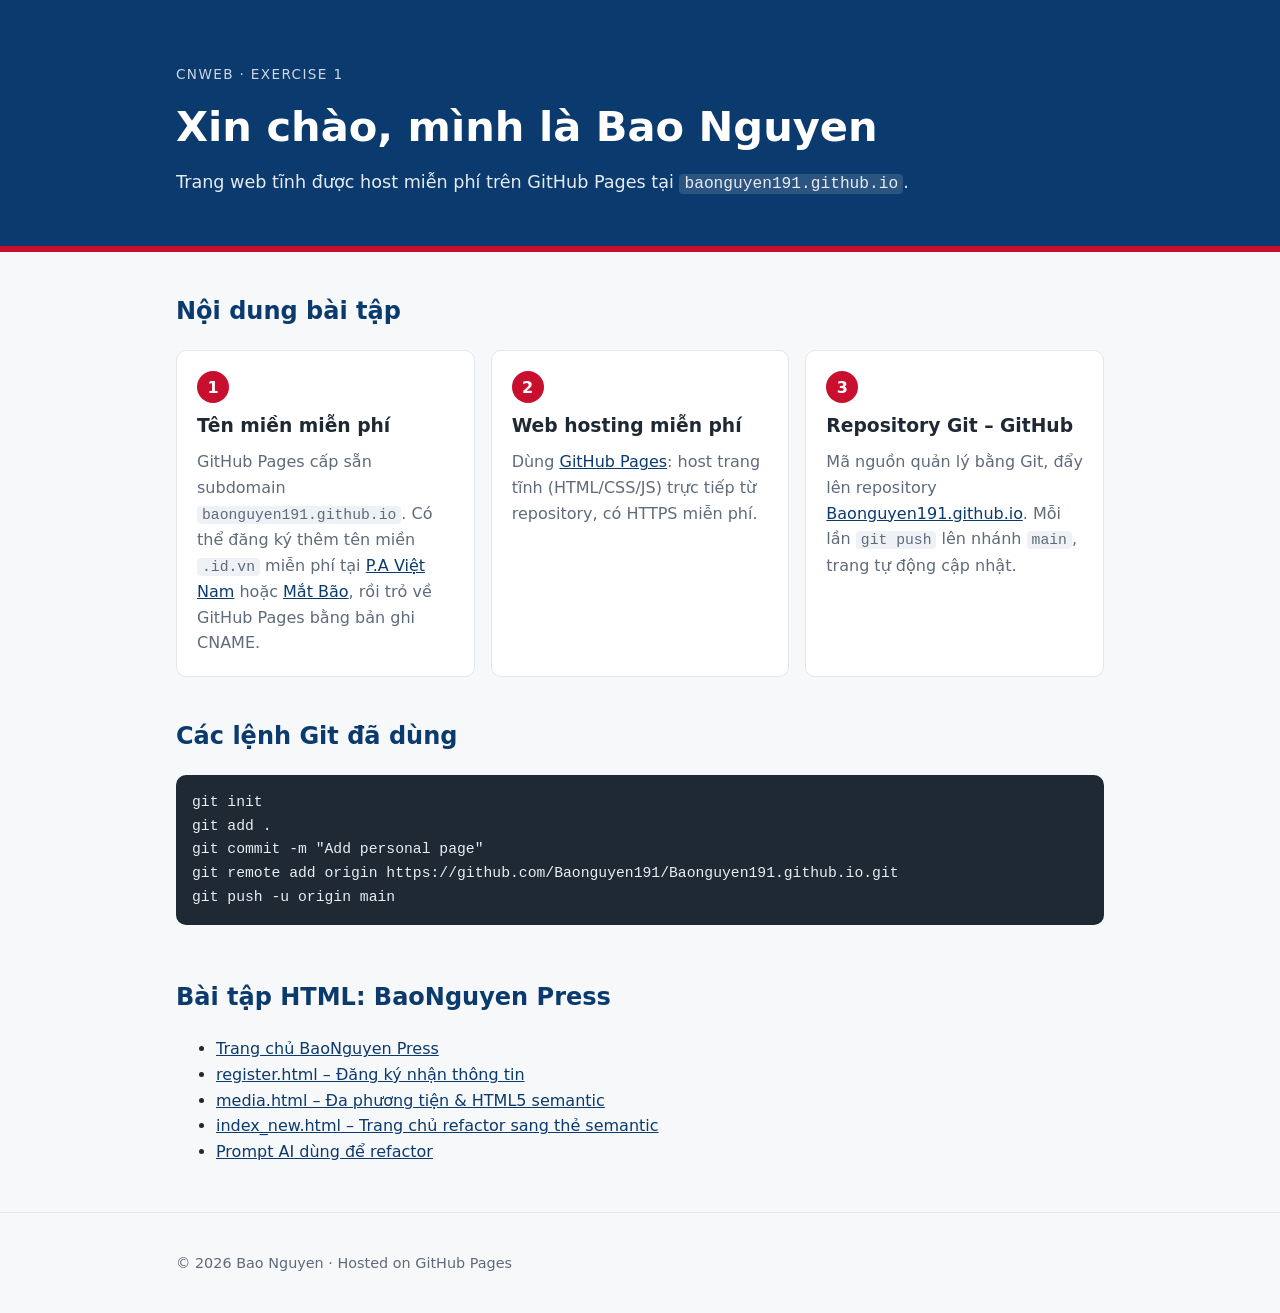
<file: index.html>
<!DOCTYPE html>
<html lang="vi">
<head>
  <meta charset="UTF-8">
  <meta name="viewport" content="width=device-width, initial-scale=1.0">
  <meta name="description" content="Trang cá nhân của Bao Nguyen - Bài tập 1 môn Công nghệ Web">
  <title>Bao Nguyen | CNWeb Ex1</title>
  <link rel="stylesheet" href="style.css">
</head>
<body>
  <header class="hero">
    <div class="container">
      <p class="tag">CNWeb &middot; Exercise 1</p>
      <h1>Xin chào, mình là Bao Nguyen</h1>
      <p class="lead">Trang web tĩnh được host miễn phí trên GitHub Pages tại
        <code>baonguyen191.github.io</code>.</p>
    </div>
  </header>

  <main class="container">
    <section>
      <h2>Nội dung bài tập</h2>
      <div class="cards">
        <article class="card">
          <span class="step">1</span>
          <h3>Tên miền miễn phí</h3>
          <p>GitHub Pages cấp sẵn subdomain <code>baonguyen191.github.io</code>.
            Có thể đăng ký thêm tên miền <code>.id.vn</code> miễn phí tại
            <a href="https://www.pavietnam.vn/vn/tin-tuc-uu-dai-so-huu-mien-phi-ten-mien-id-vn.html" target="_blank" rel="noopener">P.A Việt Nam</a> hoặc
            <a href="https://www.matbao.net/ten-mien/ten-mien-mien-phi.html" target="_blank" rel="noopener">Mắt Bão</a>,
            rồi trỏ về GitHub Pages bằng bản ghi CNAME.</p>
        </article>
        <article class="card">
          <span class="step">2</span>
          <h3>Web hosting miễn phí</h3>
          <p>Dùng <a href="https://pages.github.com/" target="_blank" rel="noopener">GitHub Pages</a>:
            host trang tĩnh (HTML/CSS/JS) trực tiếp từ repository, có HTTPS miễn phí.</p>
        </article>
        <article class="card">
          <span class="step">3</span>
          <h3>Repository Git &ndash; GitHub</h3>
          <p>Mã nguồn quản lý bằng Git, đẩy lên repository
            <a href="https://github.com/Baonguyen191/Baonguyen191.github.io" target="_blank" rel="noopener">Baonguyen191.github.io</a>.
            Mỗi lần <code>git push</code> lên nhánh <code>main</code>, trang tự động cập nhật.</p>
        </article>
      </div>
    </section>

    <section>
      <h2>Các lệnh Git đã dùng</h2>
      <pre><code>git init
git add .
git commit -m "Add personal page"
git remote add origin https://github.com/Baonguyen191/Baonguyen191.github.io.git
git push -u origin main</code></pre>
    </section>

    <section>
      <h2>Bài tập HTML: BaoNguyen Press</h2>
      <ul>
        <li><a href="baitap/index.html">Trang chủ BaoNguyen Press</a></li>
        <li><a href="baitap/register.html">register.html &ndash; Đăng ký nhận thông tin</a></li>
        <li><a href="baitap/media.html">media.html &ndash; Đa phương tiện &amp; HTML5 semantic</a></li>
        <li><a href="baitap/index_new.html">index_new.html &ndash; Trang chủ refactor sang thẻ semantic</a></li>
        <li><a href="baitap/PROMPT_index_new.md">Prompt AI dùng để refactor</a></li>
      </ul>
    </section>
  </main>

  <footer>
    <div class="container">
      <p>&copy; 2026 Bao Nguyen &middot; Hosted on GitHub Pages</p>
    </div>
  </footer>
</body>
</html>
</file>
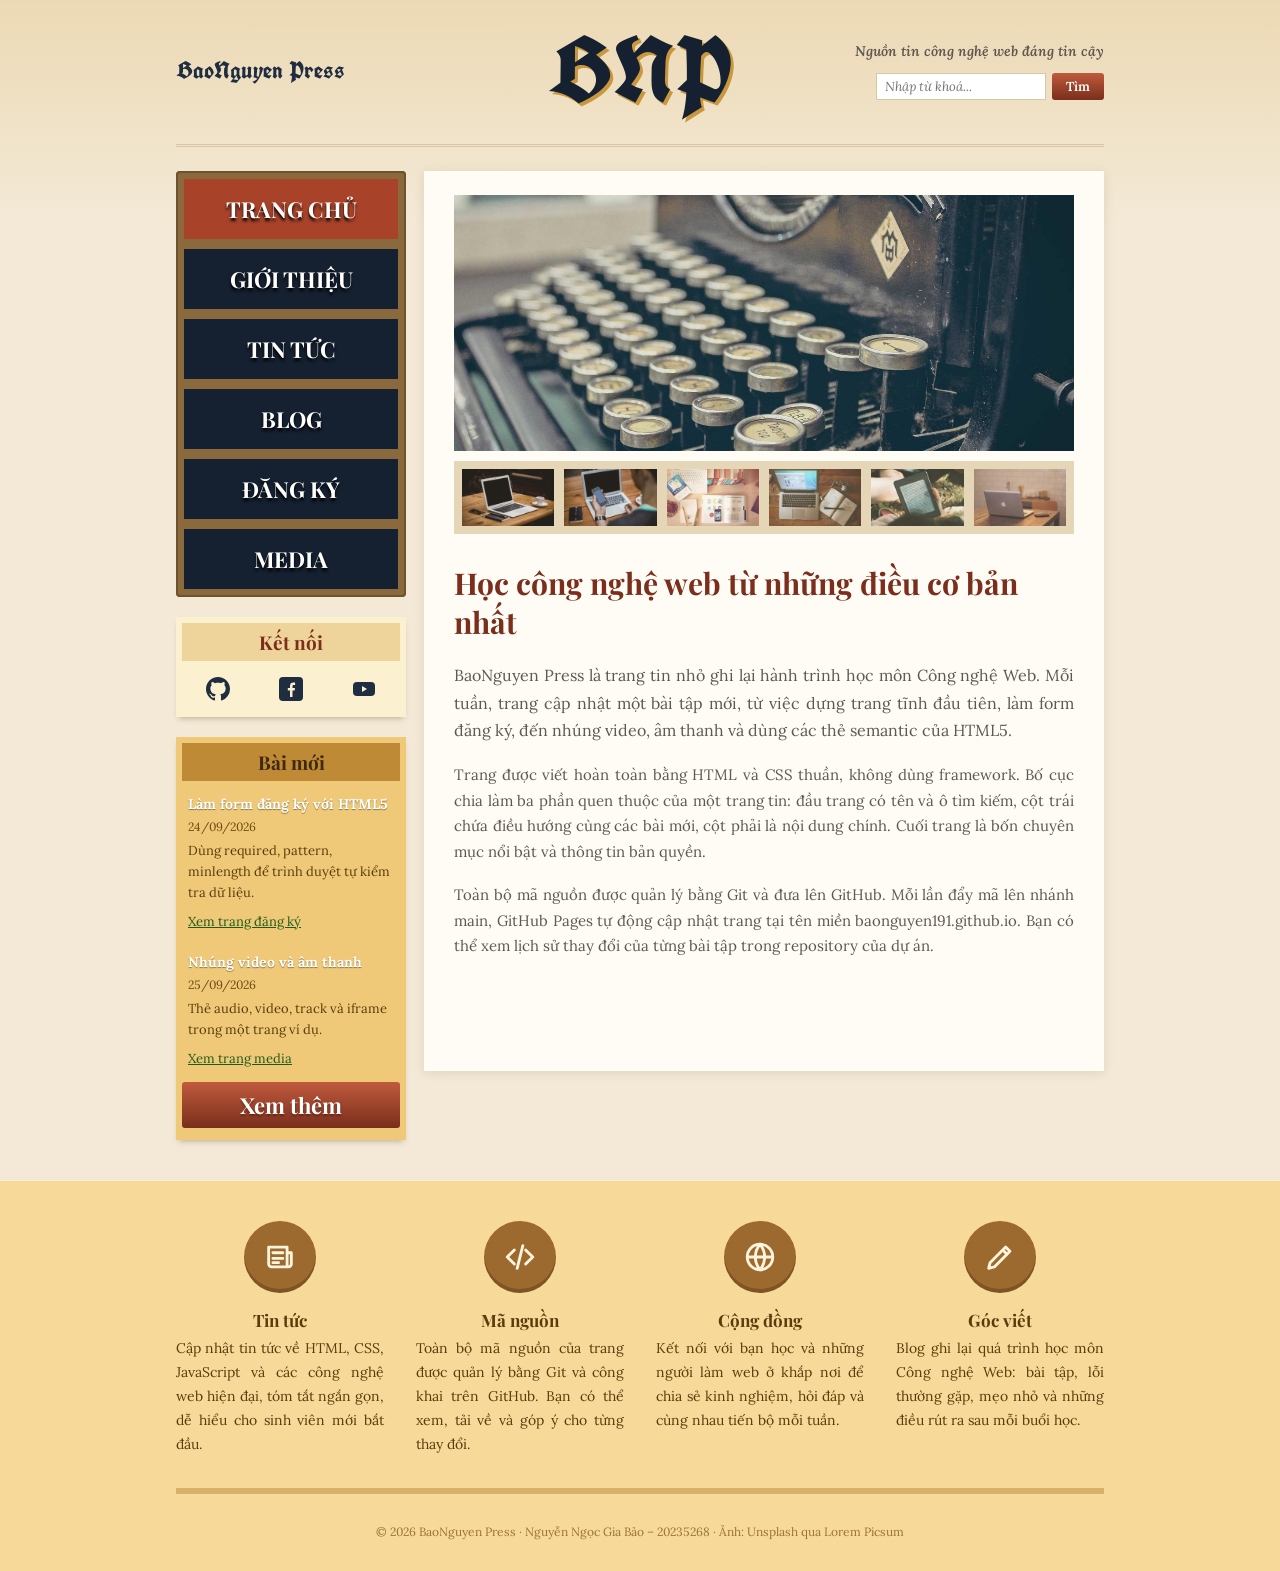
<file: baitap/index.html>
<!DOCTYPE html>
<html lang="vi">
<head>
	<meta charset="UTF-8">
	<meta name="viewport" content="width=device-width, initial-scale=1">
	<title>Trang chủ | BaoNguyen Press</title>
	<link rel="preconnect" href="https://fonts.googleapis.com">
	<link rel="preconnect" href="https://fonts.gstatic.com" crossorigin>
	<link rel="stylesheet" href="https://fonts.googleapis.com/css2?family=Lora:ital,wght@0,400;0,600;1,400;1,600&amp;family=Playfair+Display:wght@700&amp;family=UnifrakturCook:wght@700&amp;display=swap">
	<link rel="stylesheet" href="css/style.css">
</head>
<body>
	<div class="page">
		<div class="site-header">
			<a href="index.html" class="brand">BaoNguyen Press</a>
			<a href="index.html" class="logo" title="Về trang chủ">BNP</a>
			<div class="header-right">
				<p class="tagline">Nguồn tin công nghệ web đáng tin cậy</p>
				<form class="search-form" action="https://www.google.com/search" method="get">
					<input type="hidden" name="as_sitesearch" value="baonguyen191.github.io">
					<input type="search" name="q" placeholder="Nhập từ khoá..." aria-label="Tìm kiếm">
					<button type="submit" class="btn">Tìm</button>
				</form>
			</div>
		</div>
		<div class="layout">
			<div class="main content">
				<div class="gallery">
					<div class="gallery-main">
						<img src="images/hero-typewriter.jpg" width="1212" height="500" alt="Cận cảnh bàn phím một chiếc máy đánh chữ cổ">
					</div>
					<ul class="gallery-thumbs">
						<li><img src="images/thumb-0.jpg" width="240" height="150" alt="Máy tính xách tay và tách cà phê trên bàn gỗ"></li>
						<li><img src="images/thumb-3.jpg" width="240" height="150" alt="Người cầm điện thoại ngồi trước máy tính xách tay"></li>
						<li><img src="images/thumb-20.jpg" width="240" height="150" alt="Sách, sổ tay và điện thoại bày trên bàn làm việc"></li>
						<li><img src="images/thumb-180.jpg" width="240" height="150" alt="Máy tính xách tay, sổ ghi chép và máy ảnh trên bàn"></li>
						<li><img src="images/thumb-367.jpg" width="240" height="150" alt="Đọc sách điện tử trên máy Kindle ngoài trời"></li>
						<li><img src="images/thumb-48.jpg" width="240" height="150" alt="Máy tính xách tay màu bạc đặt trên bàn gỗ"></li>
					</ul>
				</div>
				<div class="intro">
					<h1>Học công nghệ web từ những điều cơ bản nhất</h1>
					<p class="lead">
						BaoNguyen Press là trang tin nhỏ ghi lại hành trình học môn Công nghệ Web. Mỗi tuần, trang cập nhật một bài tập mới, từ việc dựng trang tĩnh đầu tiên, làm form đăng ký, đến nhúng video, âm thanh và dùng các thẻ semantic của HTML5.
					</p>
					<p>
						Trang được viết hoàn toàn bằng HTML và CSS thuần, không dùng framework. Bố cục chia làm ba phần quen thuộc của một trang tin: đầu trang có tên và ô tìm kiếm, cột trái chứa điều hướng cùng các bài mới, cột phải là nội dung chính. Cuối trang là bốn chuyên mục nổi bật và thông tin bản quyền.
					</p>
					<p>
						Toàn bộ mã nguồn được quản lý bằng Git và đưa lên GitHub. Mỗi lần đẩy mã lên nhánh main, GitHub Pages tự động cập nhật trang tại tên miền baonguyen191.github.io. Bạn có thể xem lịch sử thay đổi của từng bài tập trong repository của dự án.
					</p>
				</div>
			</div>
			<div class="sidebar">
				<div class="nav">
					<ul class="nav-list">
						<li class="current"><a href="index.html">Trang chủ</a></li>
						<li><a href="about.html">Giới thiệu</a></li>
						<li><a href="news.html">Tin tức</a></li>
						<li><a href="blog.html">Blog</a></li>
						<li><a href="register.html">Đăng ký</a></li>
						<li><a href="media.html">Media</a></li>
					</ul>
				</div>
				<div class="box box-connect">
					<h2 class="box-title">Kết nối</h2>
					<div class="social">
						<a href="https://github.com/PaoNguyen191"><svg viewBox="0 0 16 16" aria-hidden="true"><path fill="currentColor" d="M8 0C3.58 0 0 3.58 0 8c0 3.54 2.29 6.53 5.47 7.59.4.07.55-.17.55-.38 0-.19-.01-.82-.01-1.49-2.01.37-2.53-.49-2.69-.94-.09-.23-.48-.94-.82-1.13-.28-.15-.68-.52-.01-.53.63-.01 1.08.58 1.23.82.72 1.21 1.87.87 2.33.66.07-.52.28-.87.51-1.07-1.78-.2-3.64-.89-3.64-3.95 0-.87.31-1.59.82-2.15-.08-.2-.36-1.02.08-2.12 0 0 .67-.21 2.2.82.64-.18 1.32-.27 2-.27.68 0 1.36.09 2 .27 1.53-1.04 2.2-.82 2.2-.82.44 1.1.16 1.92.08 2.12.51.56.82 1.27.82 2.15 0 3.07-1.87 3.75-3.65 3.95.29.25.54.73.54 1.48 0 1.07-.01 1.93-.01 2.2 0 .21.15.46.55.38A8.013 8.013 0 0 0 16 8c0-4.42-3.58-8-8-8z"/></svg><span class="visually-hidden">GitHub</span></a>
						<a href="https://www.facebook.com/"><svg viewBox="0 0 24 24" aria-hidden="true"><rect width="24" height="24" rx="4" fill="currentColor"/><path fill="#fbf0cf" d="M13.5 20v-6.5h2.2l.3-2.6h-2.5V9.3c0-.7.2-1.3 1.3-1.3h1.3V5.7c-.2 0-1-.1-1.9-.1-1.9 0-3.2 1.2-3.2 3.3v2h-2.2v2.6h2.2V20z"/></svg><span class="visually-hidden">Facebook</span></a>
						<a href="https://www.youtube.com/"><svg viewBox="0 0 24 24" aria-hidden="true"><rect x="1" y="5" width="22" height="14" rx="4" fill="currentColor"/><path fill="#fbf0cf" d="M10 9l5 3-5 3z"/></svg><span class="visually-hidden">YouTube</span></a>
					</div>
				</div>
				<div class="box box-posts">
					<h2 class="box-title">Bài mới</h2>
					<ul class="side-posts">
						<li>
							<h3 class="side-post-title">Làm form đăng ký với HTML5</h3>
							<span class="side-post-date">24/09/2026</span>
							<p>Dùng required, pattern, minlength để trình duyệt tự kiểm tra dữ liệu.</p>
							<a href="register.html">Xem trang đăng ký</a>
						</li>
						<li>
							<h3 class="side-post-title">Nhúng video và âm thanh</h3>
							<span class="side-post-date">25/09/2026</span>
							<p>Thẻ audio, video, track và iframe trong một trang ví dụ.</p>
							<a href="media.html">Xem trang media</a>
						</li>
					</ul>
					<a href="blog.html" class="btn btn-large">Xem thêm</a>
				</div>
			</div>
		</div>
	</div>
	<div class="site-footer">
		<ul class="features">
			<li>
				<div class="feature-icon"><svg viewBox="0 0 24 24" aria-hidden="true"><path fill="none" stroke="currentColor" stroke-width="2" stroke-linecap="round" stroke-linejoin="round" d="M4 5h13v14H6a2 2 0 0 1-2-2zM17 9h3v8a2 2 0 0 1-2 2M7 9h7M7 13h7M7 16h4"/></svg></div>
				<h3 class="feature-title"><a href="news.html">Tin tức</a></h3>
				<p>Cập nhật tin tức về HTML, CSS, JavaScript và các công nghệ web hiện đại, tóm tắt ngắn gọn, dễ hiểu cho sinh viên mới bắt đầu.</p>
			</li>
			<li>
				<div class="feature-icon"><svg viewBox="0 0 24 24" aria-hidden="true"><path fill="none" stroke="currentColor" stroke-width="2" stroke-linecap="round" stroke-linejoin="round" d="M8 7l-5 5 5 5M16 7l5 5-5 5M14 4l-4 16"/></svg></div>
				<h3 class="feature-title"><a href="https://github.com/PaoNguyen191/CNWeb_Ex1">Mã nguồn</a></h3>
				<p>Toàn bộ mã nguồn của trang được quản lý bằng Git và công khai trên GitHub. Bạn có thể xem, tải về và góp ý cho từng thay đổi.</p>
			</li>
			<li>
				<div class="feature-icon"><svg viewBox="0 0 24 24" aria-hidden="true"><g fill="none" stroke="currentColor" stroke-width="2" stroke-linecap="round" stroke-linejoin="round"><circle cx="12" cy="12" r="9"/><path d="M3 12h18M12 3a14 14 0 0 1 0 18M12 3a14 14 0 0 0 0 18"/></g></svg></div>
				<h3 class="feature-title"><a href="about.html">Cộng đồng</a></h3>
				<p>Kết nối với bạn học và những người làm web ở khắp nơi để chia sẻ kinh nghiệm, hỏi đáp và cùng nhau tiến bộ mỗi tuần.</p>
			</li>
			<li>
				<div class="feature-icon"><svg viewBox="0 0 24 24" aria-hidden="true"><path fill="none" stroke="currentColor" stroke-width="2" stroke-linecap="round" stroke-linejoin="round" d="M4 20l4-1L19 8l-3-3L5 16zM14 7l3 3"/></svg></div>
				<h3 class="feature-title"><a href="blog.html">Góc viết</a></h3>
				<p>Blog ghi lại quá trình học môn Công nghệ Web: bài tập, lỗi thường gặp, mẹo nhỏ và những điều rút ra sau mỗi buổi học.</p>
			</li>
		</ul>
		<p class="copyright">
			&copy; 2026 BaoNguyen Press &middot; Nguyễn Ngọc Gia Bảo &ndash; 20235268 &middot; Ảnh: Unsplash qua Lorem Picsum
		</p>
	</div>
</body>
</html>
</file>
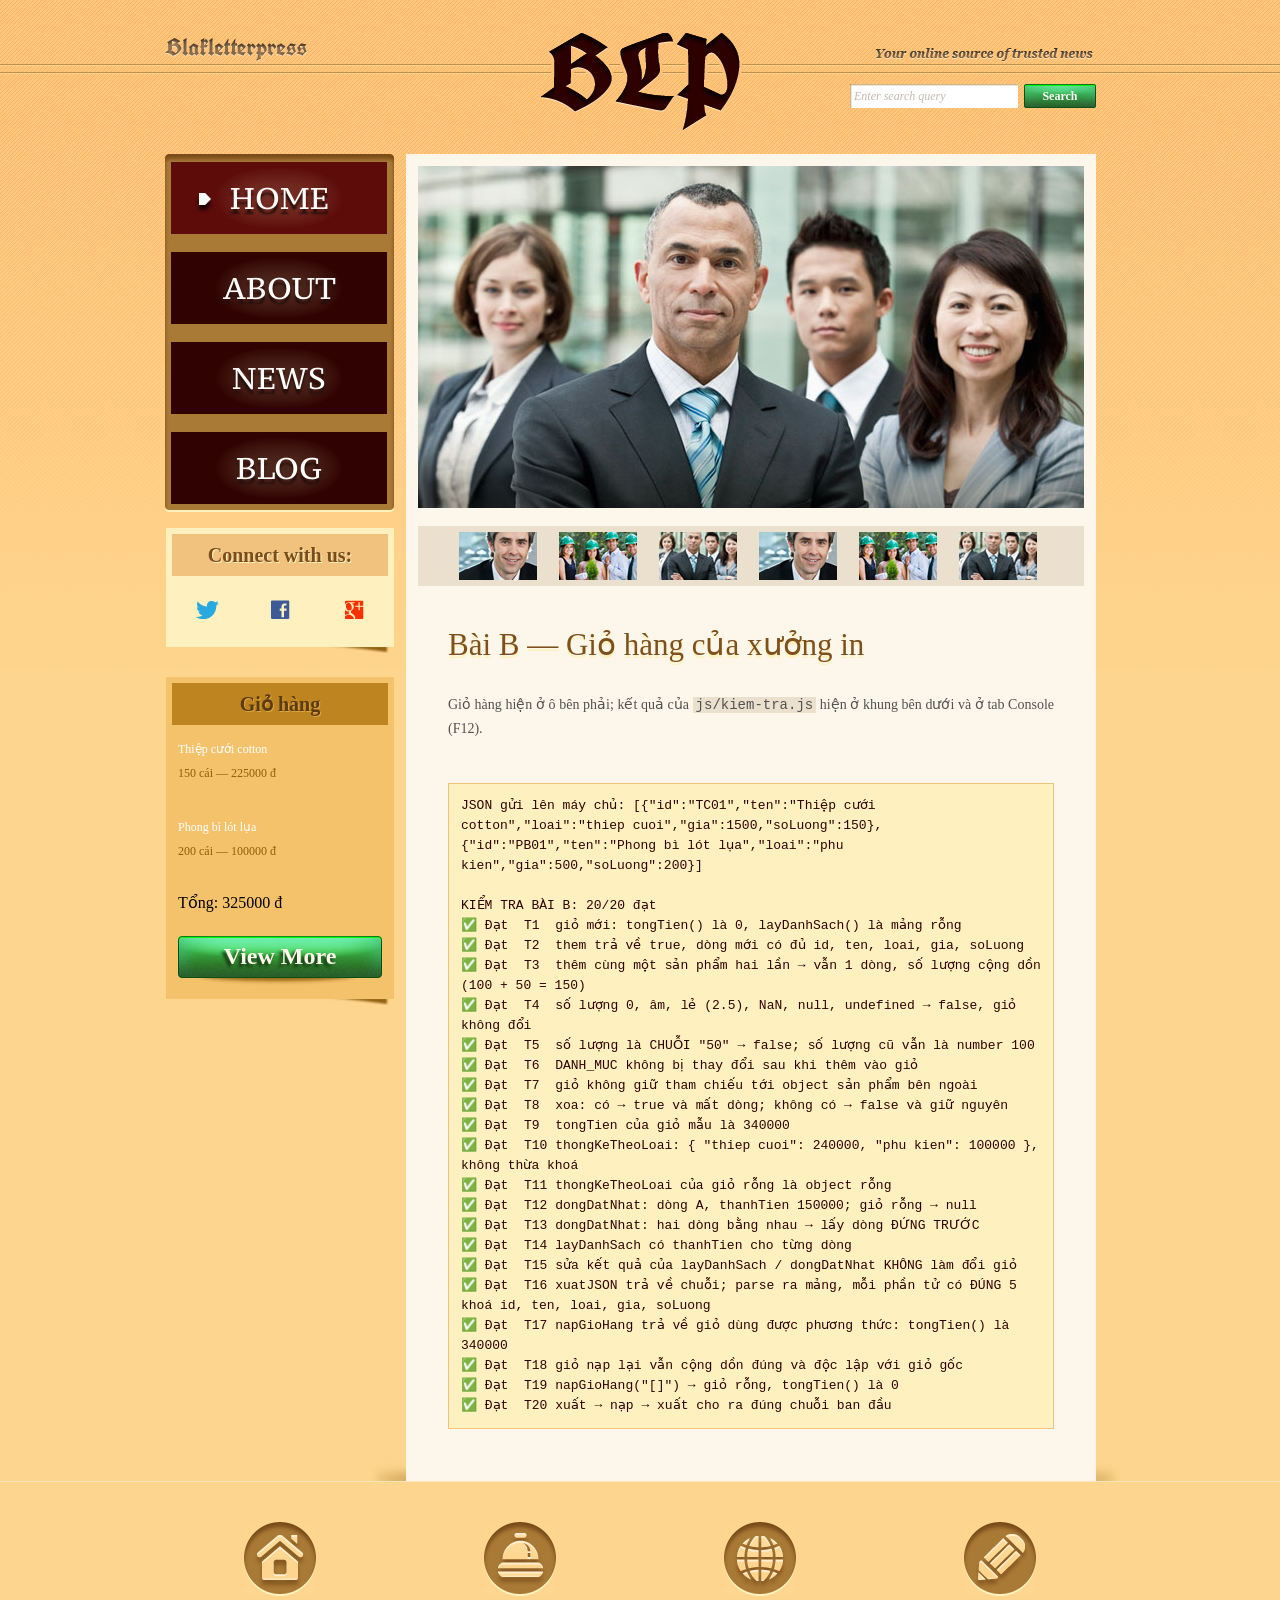
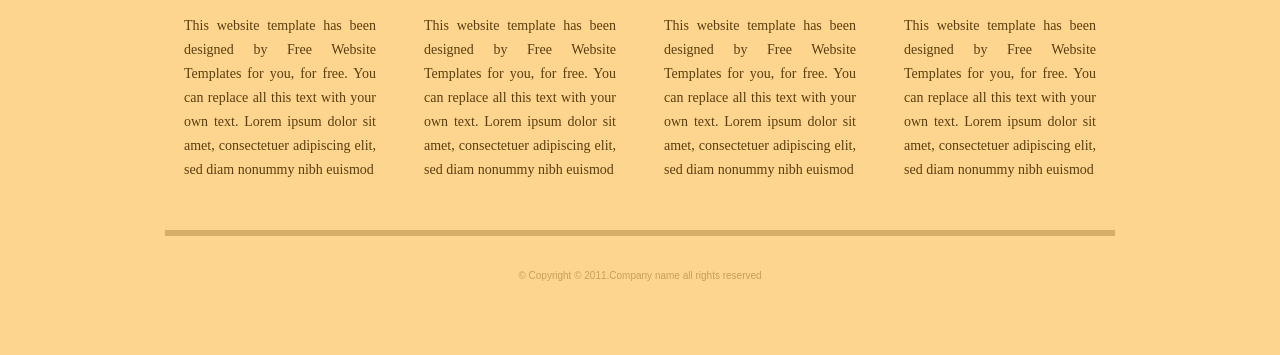
<file: baitap/js-exercises/bai-2/index.html>
<!DOCTYPE html>
<!-- Website template by freewebsitetemplates.com -->
<html>
<head>
	<meta charset="UTF-8">
	<title>Bài B – Giỏ hàng | Blakletterpress</title>
	<link rel="stylesheet" href="css/style.css" type="text/css">
	<link rel="stylesheet" href="css/bai-js.css" type="text/css">
</head>
<body>
	<div id="page">
		<div id="header">
			<div id="motto">
				<a href="index.html" class="sitename"><img src="images/blakletterpress.png" height="24" width="142" alt="SiteName"></a>
				<p>
					<img src="images/header-text.png" height="14" width="218" alt="Text">
				</p>
			</div>
			<div id="logo">
				<a href="index.html"><img src="images/logo.png" alt="LOGO"></a>
			</div>
			<div id="searchbar">
				<form action="#" method="post">
					<input type="text" value="Enter search query" class="txtfield" onBlur="javascript:if(this.value==''){this.value=this.defaultValue;}" onFocus="javascript:if(this.value==this.defaultValue){this.value='';}">
					<input type="submit" value="Search" class="btn">
				</form>
			</div>
		</div>
		<div id="contents">
			<div id="main">
				<div id="gallery">
					<div>
						<img src="images/team-large.jpg" alt="Img">
					</div>
					<ul>
						<li>
							<img src="images/smiling.jpg" alt="Img">
						</li>
						<li>
							<img src="images/ecofriends.jpg" alt="Img">
						</li>
						<li>
							<img src="images/team.jpg" alt="Img">
						</li>
						<li>
							<img src="images/smiling.jpg" alt="Img">
						</li>
						<li>
							<img src="images/ecofriends.jpg" alt="Img">
						</li>
						<li>
							<img src="images/team.jpg" alt="Img">
						</li>
					</ul>
				</div>
				<div class="body">
					<h1>Bài B — Giỏ hàng của xưởng in</h1>
					<p>
						Giỏ hàng hiện ở ô bên phải; kết quả của <code>js/kiem-tra.js</code> hiện ở khung bên dưới và ở tab Console (F12).
					</p>
					<pre id="ket-qua"></pre>
				</div>
			</div>
			<div id="sidebar">
				<div id="navigation">
					<div>
						<ul>
							<li class="selected">
								<a href="index.html">Home</a>
							</li>
							<li>
								<a href="about.html">About</a>
							</li>
							<li>
								<a href="news.html">News</a>
							</li>
							<li>
								<a href="blog.html">Blog</a>
							</li>
						</ul>
					</div>
				</div>
				<div class="section">
					<div id="connect">
						<h2>Connect with us:</h2>
						<a href="http://freewebsitetemplates.com/go/twitter/" target="_blank" class="twitter"></a> <a href="http://freewebsitetemplates.com/go/facebook/" target="_blank" class="facebook"></a> <a href="http://freewebsitetemplates.com/go/googleplus/" target="_blank" class="googleplus"></a>
					</div>
				</div>
				<div class="section">
					<div id="posts">
						<h2>Giỏ hàng</h2>
						<ul id="gio-hang">
							<li>
								<h5>Title Sample One</h5>
								<p>
									Lorem ipsum dolor sit amet, consectetur adipiscing elit. Donec eleifend ligula vel velit varius
								</p>
								<a href="news.html" class="more">Read more</a>
							</li>
							<li>
								<h5>Title Sample One</h5>
								<p>
									Lorem ipsum dolor sit amet, consectetur adipiscing elit. Donec eleifend ligula vel velit varius
								</p>
								<a href="news.html" class="more">Read more</a>
							</li>
						</ul>
						<a href="news.html" class="btn2">View More</a>
					</div>
				</div>
			</div>
		</div>
		<div id="footer">
			<div>
				<ul id="featured">
					<li>
						<a href="index.html" class="home"></a>
						<p>
							This website template has been designed by Free Website Templates for you, for free. You can replace all this text with your own text. Lorem ipsum dolor sit amet, consectetuer adipiscing elit, sed diam nonummy nibh euismod
						</p>
					</li>
					<li>
						<a href="index.html" class="bell"></a>
						<p>
							This website template has been designed by Free Website Templates for you, for free. You can replace all this text with your own text. Lorem ipsum dolor sit amet, consectetuer adipiscing elit, sed diam nonummy nibh euismod
						</p>
					</li>
					<li>
						<a href="index.html" class="globe"></a>
						<p>
							This website template has been designed by Free Website Templates for you, for free. You can replace all this text with your own text. Lorem ipsum dolor sit amet, consectetuer adipiscing elit, sed diam nonummy nibh euismod
						</p>
					</li>
					<li>
						<a href="index.html" class="pencil"></a>
						<p>
							This website template has been designed by Free Website Templates for you, for free. You can replace all this text with your own text. Lorem ipsum dolor sit amet, consectetuer adipiscing elit, sed diam nonummy nibh euismod
						</p>
					</li>
				</ul>
				<p id="footnote">
					© Copyright © 2011.Company name all rights reserved
				</p>
			</div>
		</div>
	</div>
	<script src="js/ho-tro.js"></script>
	<script src="js/bai-b-gio-hang.js"></script>
	<script src="js/kiem-tra.js"></script>
</body>
</html>
</file>
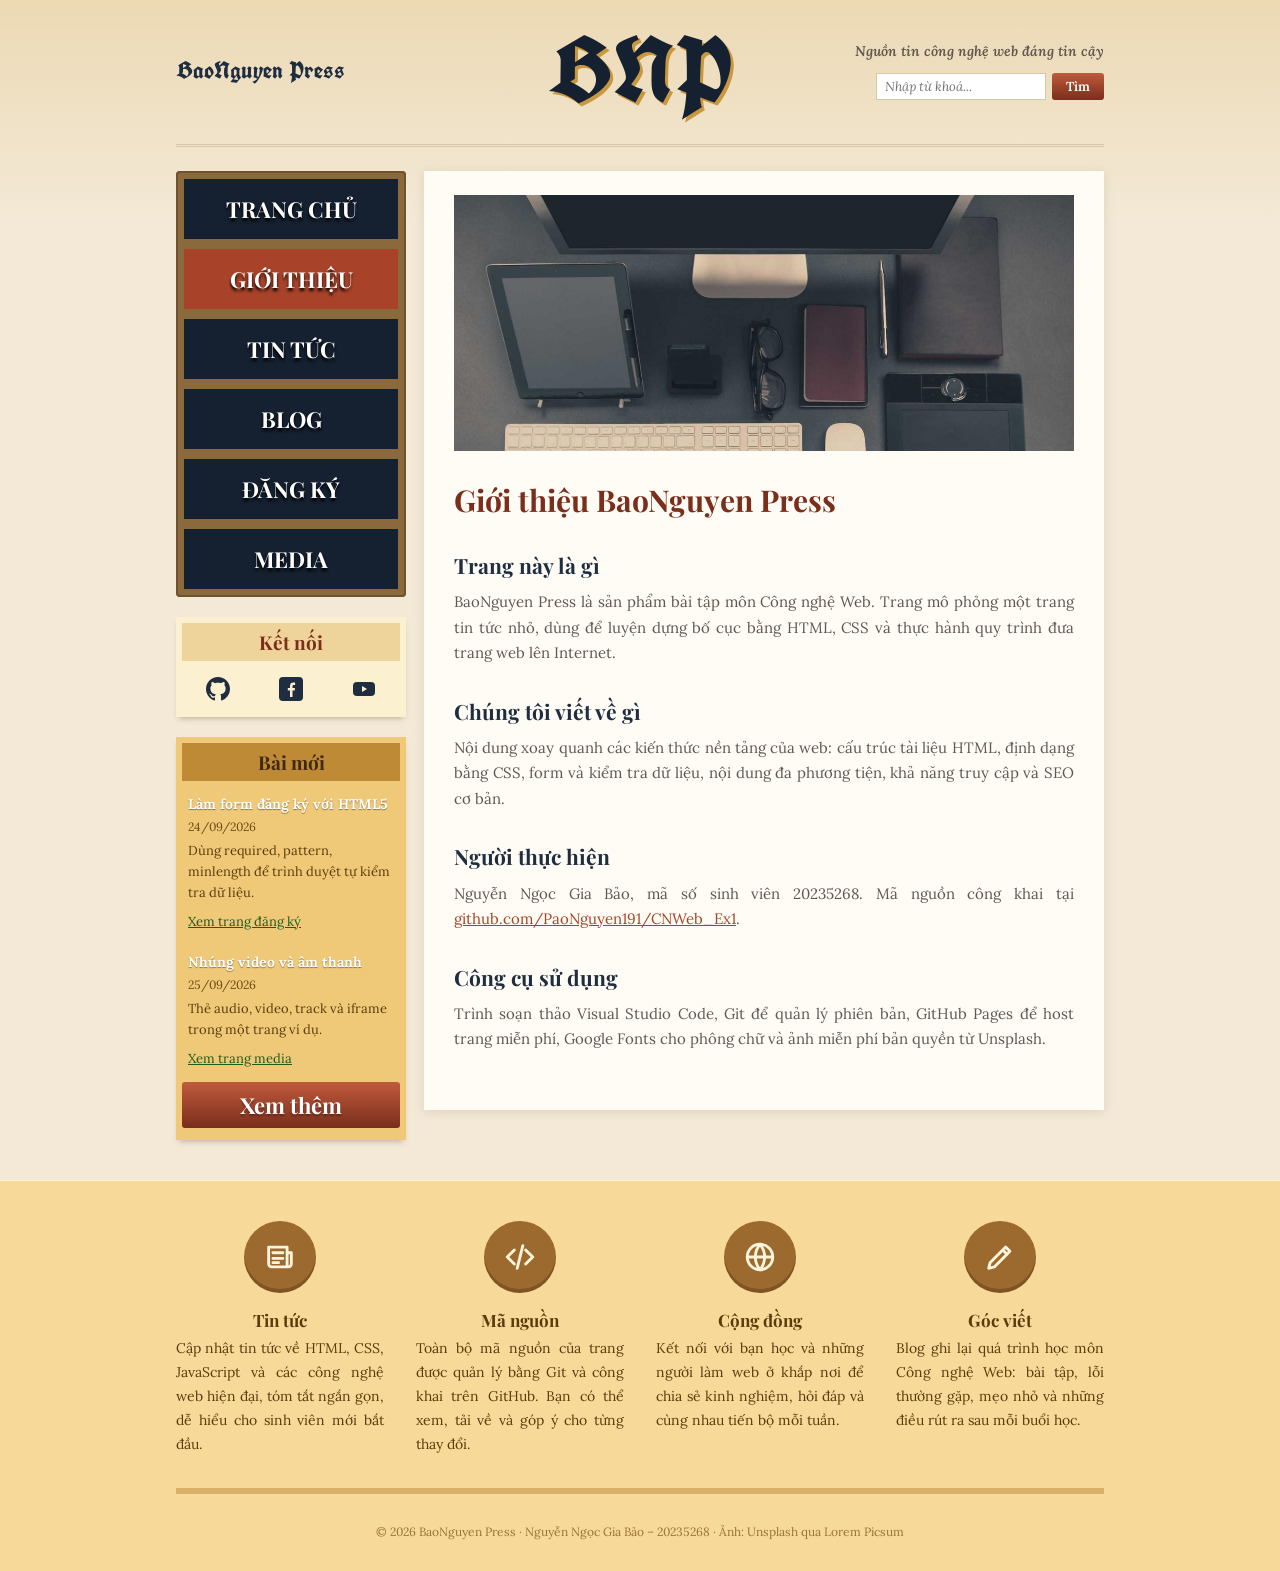
<file: baitap/about.html>
<!DOCTYPE html>
<html lang="vi">
<head>
	<meta charset="UTF-8">
	<meta name="viewport" content="width=device-width, initial-scale=1">
	<title>Giới thiệu | BaoNguyen Press</title>
	<link rel="preconnect" href="https://fonts.googleapis.com">
	<link rel="preconnect" href="https://fonts.gstatic.com" crossorigin>
	<link rel="stylesheet" href="https://fonts.googleapis.com/css2?family=Lora:ital,wght@0,400;0,600;1,400;1,600&amp;family=Playfair+Display:wght@700&amp;family=UnifrakturCook:wght@700&amp;display=swap">
	<link rel="stylesheet" href="css/style.css">
</head>
<body>
	<div class="page">
		<div class="site-header">
			<a href="index.html" class="brand">BaoNguyen Press</a>
			<a href="index.html" class="logo" title="Về trang chủ">BNP</a>
			<div class="header-right">
				<p class="tagline">Nguồn tin công nghệ web đáng tin cậy</p>
				<form class="search-form" action="https://www.google.com/search" method="get">
					<input type="hidden" name="as_sitesearch" value="baonguyen191.github.io">
					<input type="search" name="q" placeholder="Nhập từ khoá..." aria-label="Tìm kiếm">
					<button type="submit" class="btn">Tìm</button>
				</form>
			</div>
		</div>
		<div class="layout">
			<div class="main content">
				<div class="gallery">
					<div class="gallery-main">
						<img src="images/about-workspace.jpg" width="1212" height="500" alt="Bàn làm việc nhìn từ trên xuống với màn hình, bàn phím, máy tính bảng và kính">
					</div>
				</div>
				<h1>Giới thiệu BaoNguyen Press</h1>
				<h2>Trang này là gì</h2>
				<p>
					BaoNguyen Press là sản phẩm bài tập môn Công nghệ Web. Trang mô phỏng một trang tin tức nhỏ, dùng để luyện dựng bố cục bằng HTML, CSS và thực hành quy trình đưa trang web lên Internet.
				</p>
				<h2>Chúng tôi viết về gì</h2>
				<p>
					Nội dung xoay quanh các kiến thức nền tảng của web: cấu trúc tài liệu HTML, định dạng bằng CSS, form và kiểm tra dữ liệu, nội dung đa phương tiện, khả năng truy cập và SEO cơ bản.
				</p>
				<h2>Người thực hiện</h2>
				<p>
					Nguyễn Ngọc Gia Bảo, mã số sinh viên 20235268. Mã nguồn công khai tại <a href="https://github.com/PaoNguyen191/CNWeb_Ex1">github.com/PaoNguyen191/CNWeb_Ex1</a>.
				</p>
				<h2>Công cụ sử dụng</h2>
				<p>
					Trình soạn thảo Visual Studio Code, Git để quản lý phiên bản, GitHub Pages để host trang miễn phí, Google Fonts cho phông chữ và ảnh miễn phí bản quyền từ Unsplash.
				</p>
			</div>
			<div class="sidebar">
				<div class="nav">
					<ul class="nav-list">
						<li><a href="index.html">Trang chủ</a></li>
						<li class="current"><a href="about.html">Giới thiệu</a></li>
						<li><a href="news.html">Tin tức</a></li>
						<li><a href="blog.html">Blog</a></li>
						<li><a href="register.html">Đăng ký</a></li>
						<li><a href="media.html">Media</a></li>
					</ul>
				</div>
				<div class="box box-connect">
					<h2 class="box-title">Kết nối</h2>
					<div class="social">
						<a href="https://github.com/PaoNguyen191"><svg viewBox="0 0 16 16" aria-hidden="true"><path fill="currentColor" d="M8 0C3.58 0 0 3.58 0 8c0 3.54 2.29 6.53 5.47 7.59.4.07.55-.17.55-.38 0-.19-.01-.82-.01-1.49-2.01.37-2.53-.49-2.69-.94-.09-.23-.48-.94-.82-1.13-.28-.15-.68-.52-.01-.53.63-.01 1.08.58 1.23.82.72 1.21 1.87.87 2.33.66.07-.52.28-.87.51-1.07-1.78-.2-3.64-.89-3.64-3.95 0-.87.31-1.59.82-2.15-.08-.2-.36-1.02.08-2.12 0 0 .67-.21 2.2.82.64-.18 1.32-.27 2-.27.68 0 1.36.09 2 .27 1.53-1.04 2.2-.82 2.2-.82.44 1.1.16 1.92.08 2.12.51.56.82 1.27.82 2.15 0 3.07-1.87 3.75-3.65 3.95.29.25.54.73.54 1.48 0 1.07-.01 1.93-.01 2.2 0 .21.15.46.55.38A8.013 8.013 0 0 0 16 8c0-4.42-3.58-8-8-8z"/></svg><span class="visually-hidden">GitHub</span></a>
						<a href="https://www.facebook.com/"><svg viewBox="0 0 24 24" aria-hidden="true"><rect width="24" height="24" rx="4" fill="currentColor"/><path fill="#fbf0cf" d="M13.5 20v-6.5h2.2l.3-2.6h-2.5V9.3c0-.7.2-1.3 1.3-1.3h1.3V5.7c-.2 0-1-.1-1.9-.1-1.9 0-3.2 1.2-3.2 3.3v2h-2.2v2.6h2.2V20z"/></svg><span class="visually-hidden">Facebook</span></a>
						<a href="https://www.youtube.com/"><svg viewBox="0 0 24 24" aria-hidden="true"><rect x="1" y="5" width="22" height="14" rx="4" fill="currentColor"/><path fill="#fbf0cf" d="M10 9l5 3-5 3z"/></svg><span class="visually-hidden">YouTube</span></a>
					</div>
				</div>
				<div class="box box-posts">
					<h2 class="box-title">Bài mới</h2>
					<ul class="side-posts">
						<li>
							<h3 class="side-post-title">Làm form đăng ký với HTML5</h3>
							<span class="side-post-date">24/09/2026</span>
							<p>Dùng required, pattern, minlength để trình duyệt tự kiểm tra dữ liệu.</p>
							<a href="register.html">Xem trang đăng ký</a>
						</li>
						<li>
							<h3 class="side-post-title">Nhúng video và âm thanh</h3>
							<span class="side-post-date">25/09/2026</span>
							<p>Thẻ audio, video, track và iframe trong một trang ví dụ.</p>
							<a href="media.html">Xem trang media</a>
						</li>
					</ul>
					<a href="blog.html" class="btn btn-large">Xem thêm</a>
				</div>
			</div>
		</div>
	</div>
	<div class="site-footer">
		<ul class="features">
			<li>
				<div class="feature-icon"><svg viewBox="0 0 24 24" aria-hidden="true"><path fill="none" stroke="currentColor" stroke-width="2" stroke-linecap="round" stroke-linejoin="round" d="M4 5h13v14H6a2 2 0 0 1-2-2zM17 9h3v8a2 2 0 0 1-2 2M7 9h7M7 13h7M7 16h4"/></svg></div>
				<h3 class="feature-title"><a href="news.html">Tin tức</a></h3>
				<p>Cập nhật tin tức về HTML, CSS, JavaScript và các công nghệ web hiện đại, tóm tắt ngắn gọn, dễ hiểu cho sinh viên mới bắt đầu.</p>
			</li>
			<li>
				<div class="feature-icon"><svg viewBox="0 0 24 24" aria-hidden="true"><path fill="none" stroke="currentColor" stroke-width="2" stroke-linecap="round" stroke-linejoin="round" d="M8 7l-5 5 5 5M16 7l5 5-5 5M14 4l-4 16"/></svg></div>
				<h3 class="feature-title"><a href="https://github.com/PaoNguyen191/CNWeb_Ex1">Mã nguồn</a></h3>
				<p>Toàn bộ mã nguồn của trang được quản lý bằng Git và công khai trên GitHub. Bạn có thể xem, tải về và góp ý cho từng thay đổi.</p>
			</li>
			<li>
				<div class="feature-icon"><svg viewBox="0 0 24 24" aria-hidden="true"><g fill="none" stroke="currentColor" stroke-width="2" stroke-linecap="round" stroke-linejoin="round"><circle cx="12" cy="12" r="9"/><path d="M3 12h18M12 3a14 14 0 0 1 0 18M12 3a14 14 0 0 0 0 18"/></g></svg></div>
				<h3 class="feature-title"><a href="about.html">Cộng đồng</a></h3>
				<p>Kết nối với bạn học và những người làm web ở khắp nơi để chia sẻ kinh nghiệm, hỏi đáp và cùng nhau tiến bộ mỗi tuần.</p>
			</li>
			<li>
				<div class="feature-icon"><svg viewBox="0 0 24 24" aria-hidden="true"><path fill="none" stroke="currentColor" stroke-width="2" stroke-linecap="round" stroke-linejoin="round" d="M4 20l4-1L19 8l-3-3L5 16zM14 7l3 3"/></svg></div>
				<h3 class="feature-title"><a href="blog.html">Góc viết</a></h3>
				<p>Blog ghi lại quá trình học môn Công nghệ Web: bài tập, lỗi thường gặp, mẹo nhỏ và những điều rút ra sau mỗi buổi học.</p>
			</li>
		</ul>
		<p class="copyright">
			&copy; 2026 BaoNguyen Press &middot; Nguyễn Ngọc Gia Bảo &ndash; 20235268 &middot; Ảnh: Unsplash qua Lorem Picsum
		</p>
	</div>
</body>
</html>
</file>
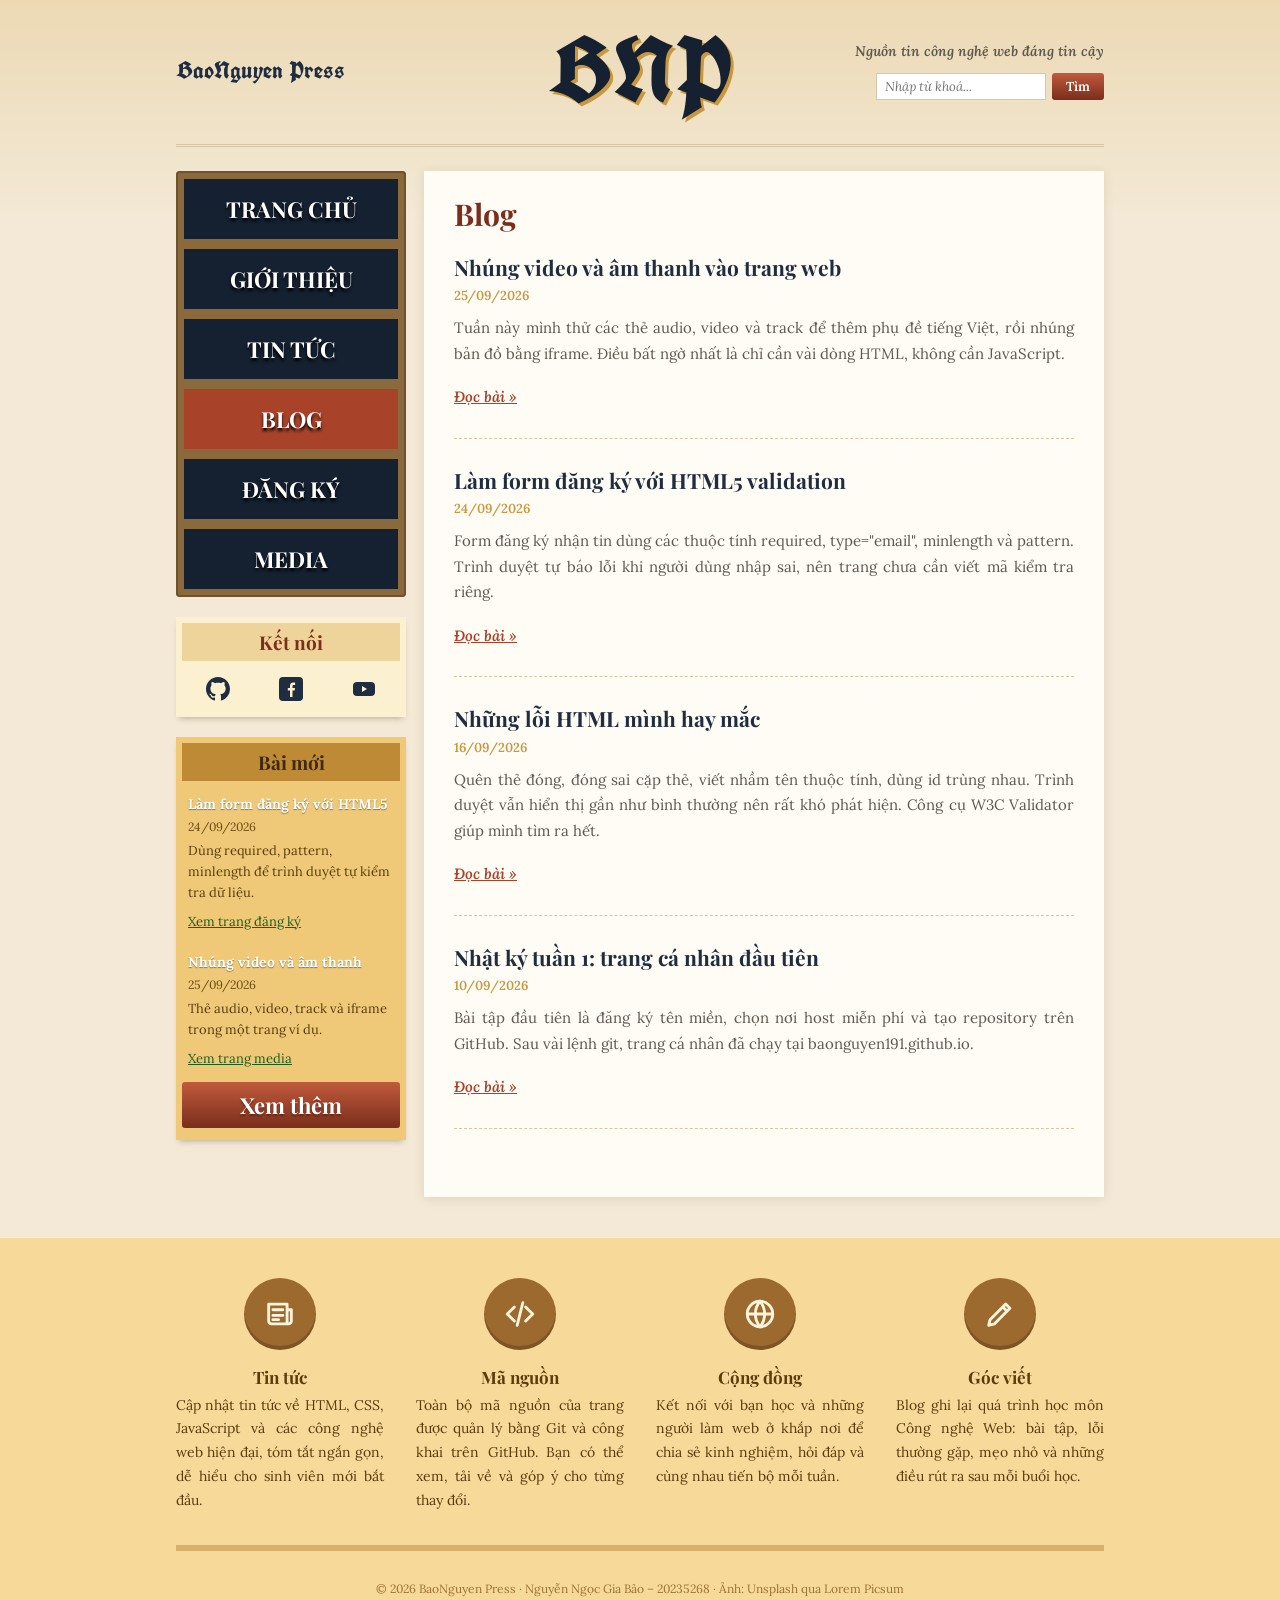
<file: baitap/blog.html>
<!DOCTYPE html>
<html lang="vi">
<head>
	<meta charset="UTF-8">
	<meta name="viewport" content="width=device-width, initial-scale=1">
	<title>Blog | BaoNguyen Press</title>
	<link rel="preconnect" href="https://fonts.googleapis.com">
	<link rel="preconnect" href="https://fonts.gstatic.com" crossorigin>
	<link rel="stylesheet" href="https://fonts.googleapis.com/css2?family=Lora:ital,wght@0,400;0,600;1,400;1,600&amp;family=Playfair+Display:wght@700&amp;family=UnifrakturCook:wght@700&amp;display=swap">
	<link rel="stylesheet" href="css/style.css">
</head>
<body>
	<div class="page">
		<div class="site-header">
			<a href="index.html" class="brand">BaoNguyen Press</a>
			<a href="index.html" class="logo" title="Về trang chủ">BNP</a>
			<div class="header-right">
				<p class="tagline">Nguồn tin công nghệ web đáng tin cậy</p>
				<form class="search-form" action="https://www.google.com/search" method="get">
					<input type="hidden" name="as_sitesearch" value="baonguyen191.github.io">
					<input type="search" name="q" placeholder="Nhập từ khoá..." aria-label="Tìm kiếm">
					<button type="submit" class="btn">Tìm</button>
				</form>
			</div>
		</div>
		<div class="layout">
			<div class="main content">
				<h1>Blog</h1>
				<ul class="post-list">
					<li>
						<h2 class="post-title">Nhúng video và âm thanh vào trang web</h2>
						<span class="post-date">25/09/2026</span>
						<p>Tuần này mình thử các thẻ audio, video và track để thêm phụ đề tiếng Việt, rồi nhúng bản đồ bằng iframe. Điều bất ngờ nhất là chỉ cần vài dòng HTML, không cần JavaScript.</p>
						<a href="media.html" class="read-more">Đọc bài &raquo;</a>
					</li>
					<li>
						<h2 class="post-title">Làm form đăng ký với HTML5 validation</h2>
						<span class="post-date">24/09/2026</span>
						<p>Form đăng ký nhận tin dùng các thuộc tính required, type="email", minlength và pattern. Trình duyệt tự báo lỗi khi người dùng nhập sai, nên trang chưa cần viết mã kiểm tra riêng.</p>
						<a href="register.html" class="read-more">Đọc bài &raquo;</a>
					</li>
					<li>
						<h2 class="post-title">Những lỗi HTML mình hay mắc</h2>
						<span class="post-date">16/09/2026</span>
						<p>Quên thẻ đóng, đóng sai cặp thẻ, viết nhầm tên thuộc tính, dùng id trùng nhau. Trình duyệt vẫn hiển thị gần như bình thường nên rất khó phát hiện. Công cụ W3C Validator giúp mình tìm ra hết.</p>
						<a href="https://validator.w3.org/" class="read-more">Đọc bài &raquo;</a>
					</li>
					<li>
						<h2 class="post-title">Nhật ký tuần 1: trang cá nhân đầu tiên</h2>
						<span class="post-date">10/09/2026</span>
						<p>Bài tập đầu tiên là đăng ký tên miền, chọn nơi host miễn phí và tạo repository trên GitHub. Sau vài lệnh git, trang cá nhân đã chạy tại baonguyen191.github.io.</p>
						<a href="../index.html" class="read-more">Đọc bài &raquo;</a>
					</li>
				</ul>
			</div>
			<div class="sidebar">
				<div class="nav">
					<ul class="nav-list">
						<li><a href="index.html">Trang chủ</a></li>
						<li><a href="about.html">Giới thiệu</a></li>
						<li><a href="news.html">Tin tức</a></li>
						<li class="current"><a href="blog.html">Blog</a></li>
						<li><a href="register.html">Đăng ký</a></li>
						<li><a href="media.html">Media</a></li>
					</ul>
				</div>
				<div class="box box-connect">
					<h2 class="box-title">Kết nối</h2>
					<div class="social">
						<a href="https://github.com/PaoNguyen191"><svg viewBox="0 0 16 16" aria-hidden="true"><path fill="currentColor" d="M8 0C3.58 0 0 3.58 0 8c0 3.54 2.29 6.53 5.47 7.59.4.07.55-.17.55-.38 0-.19-.01-.82-.01-1.49-2.01.37-2.53-.49-2.69-.94-.09-.23-.48-.94-.82-1.13-.28-.15-.68-.52-.01-.53.63-.01 1.08.58 1.23.82.72 1.21 1.87.87 2.33.66.07-.52.28-.87.51-1.07-1.78-.2-3.64-.89-3.64-3.95 0-.87.31-1.59.82-2.15-.08-.2-.36-1.02.08-2.12 0 0 .67-.21 2.2.82.64-.18 1.32-.27 2-.27.68 0 1.36.09 2 .27 1.53-1.04 2.2-.82 2.2-.82.44 1.1.16 1.92.08 2.12.51.56.82 1.27.82 2.15 0 3.07-1.87 3.75-3.65 3.95.29.25.54.73.54 1.48 0 1.07-.01 1.93-.01 2.2 0 .21.15.46.55.38A8.013 8.013 0 0 0 16 8c0-4.42-3.58-8-8-8z"/></svg><span class="visually-hidden">GitHub</span></a>
						<a href="https://www.facebook.com/"><svg viewBox="0 0 24 24" aria-hidden="true"><rect width="24" height="24" rx="4" fill="currentColor"/><path fill="#fbf0cf" d="M13.5 20v-6.5h2.2l.3-2.6h-2.5V9.3c0-.7.2-1.3 1.3-1.3h1.3V5.7c-.2 0-1-.1-1.9-.1-1.9 0-3.2 1.2-3.2 3.3v2h-2.2v2.6h2.2V20z"/></svg><span class="visually-hidden">Facebook</span></a>
						<a href="https://www.youtube.com/"><svg viewBox="0 0 24 24" aria-hidden="true"><rect x="1" y="5" width="22" height="14" rx="4" fill="currentColor"/><path fill="#fbf0cf" d="M10 9l5 3-5 3z"/></svg><span class="visually-hidden">YouTube</span></a>
					</div>
				</div>
				<div class="box box-posts">
					<h2 class="box-title">Bài mới</h2>
					<ul class="side-posts">
						<li>
							<h3 class="side-post-title">Làm form đăng ký với HTML5</h3>
							<span class="side-post-date">24/09/2026</span>
							<p>Dùng required, pattern, minlength để trình duyệt tự kiểm tra dữ liệu.</p>
							<a href="register.html">Xem trang đăng ký</a>
						</li>
						<li>
							<h3 class="side-post-title">Nhúng video và âm thanh</h3>
							<span class="side-post-date">25/09/2026</span>
							<p>Thẻ audio, video, track và iframe trong một trang ví dụ.</p>
							<a href="media.html">Xem trang media</a>
						</li>
					</ul>
					<a href="blog.html" class="btn btn-large">Xem thêm</a>
				</div>
			</div>
		</div>
	</div>
	<div class="site-footer">
		<ul class="features">
			<li>
				<div class="feature-icon"><svg viewBox="0 0 24 24" aria-hidden="true"><path fill="none" stroke="currentColor" stroke-width="2" stroke-linecap="round" stroke-linejoin="round" d="M4 5h13v14H6a2 2 0 0 1-2-2zM17 9h3v8a2 2 0 0 1-2 2M7 9h7M7 13h7M7 16h4"/></svg></div>
				<h3 class="feature-title"><a href="news.html">Tin tức</a></h3>
				<p>Cập nhật tin tức về HTML, CSS, JavaScript và các công nghệ web hiện đại, tóm tắt ngắn gọn, dễ hiểu cho sinh viên mới bắt đầu.</p>
			</li>
			<li>
				<div class="feature-icon"><svg viewBox="0 0 24 24" aria-hidden="true"><path fill="none" stroke="currentColor" stroke-width="2" stroke-linecap="round" stroke-linejoin="round" d="M8 7l-5 5 5 5M16 7l5 5-5 5M14 4l-4 16"/></svg></div>
				<h3 class="feature-title"><a href="https://github.com/PaoNguyen191/CNWeb_Ex1">Mã nguồn</a></h3>
				<p>Toàn bộ mã nguồn của trang được quản lý bằng Git và công khai trên GitHub. Bạn có thể xem, tải về và góp ý cho từng thay đổi.</p>
			</li>
			<li>
				<div class="feature-icon"><svg viewBox="0 0 24 24" aria-hidden="true"><g fill="none" stroke="currentColor" stroke-width="2" stroke-linecap="round" stroke-linejoin="round"><circle cx="12" cy="12" r="9"/><path d="M3 12h18M12 3a14 14 0 0 1 0 18M12 3a14 14 0 0 0 0 18"/></g></svg></div>
				<h3 class="feature-title"><a href="about.html">Cộng đồng</a></h3>
				<p>Kết nối với bạn học và những người làm web ở khắp nơi để chia sẻ kinh nghiệm, hỏi đáp và cùng nhau tiến bộ mỗi tuần.</p>
			</li>
			<li>
				<div class="feature-icon"><svg viewBox="0 0 24 24" aria-hidden="true"><path fill="none" stroke="currentColor" stroke-width="2" stroke-linecap="round" stroke-linejoin="round" d="M4 20l4-1L19 8l-3-3L5 16zM14 7l3 3"/></svg></div>
				<h3 class="feature-title"><a href="blog.html">Góc viết</a></h3>
				<p>Blog ghi lại quá trình học môn Công nghệ Web: bài tập, lỗi thường gặp, mẹo nhỏ và những điều rút ra sau mỗi buổi học.</p>
			</li>
		</ul>
		<p class="copyright">
			&copy; 2026 BaoNguyen Press &middot; Nguyễn Ngọc Gia Bảo &ndash; 20235268 &middot; Ảnh: Unsplash qua Lorem Picsum
		</p>
	</div>
</body>
</html>
</file>
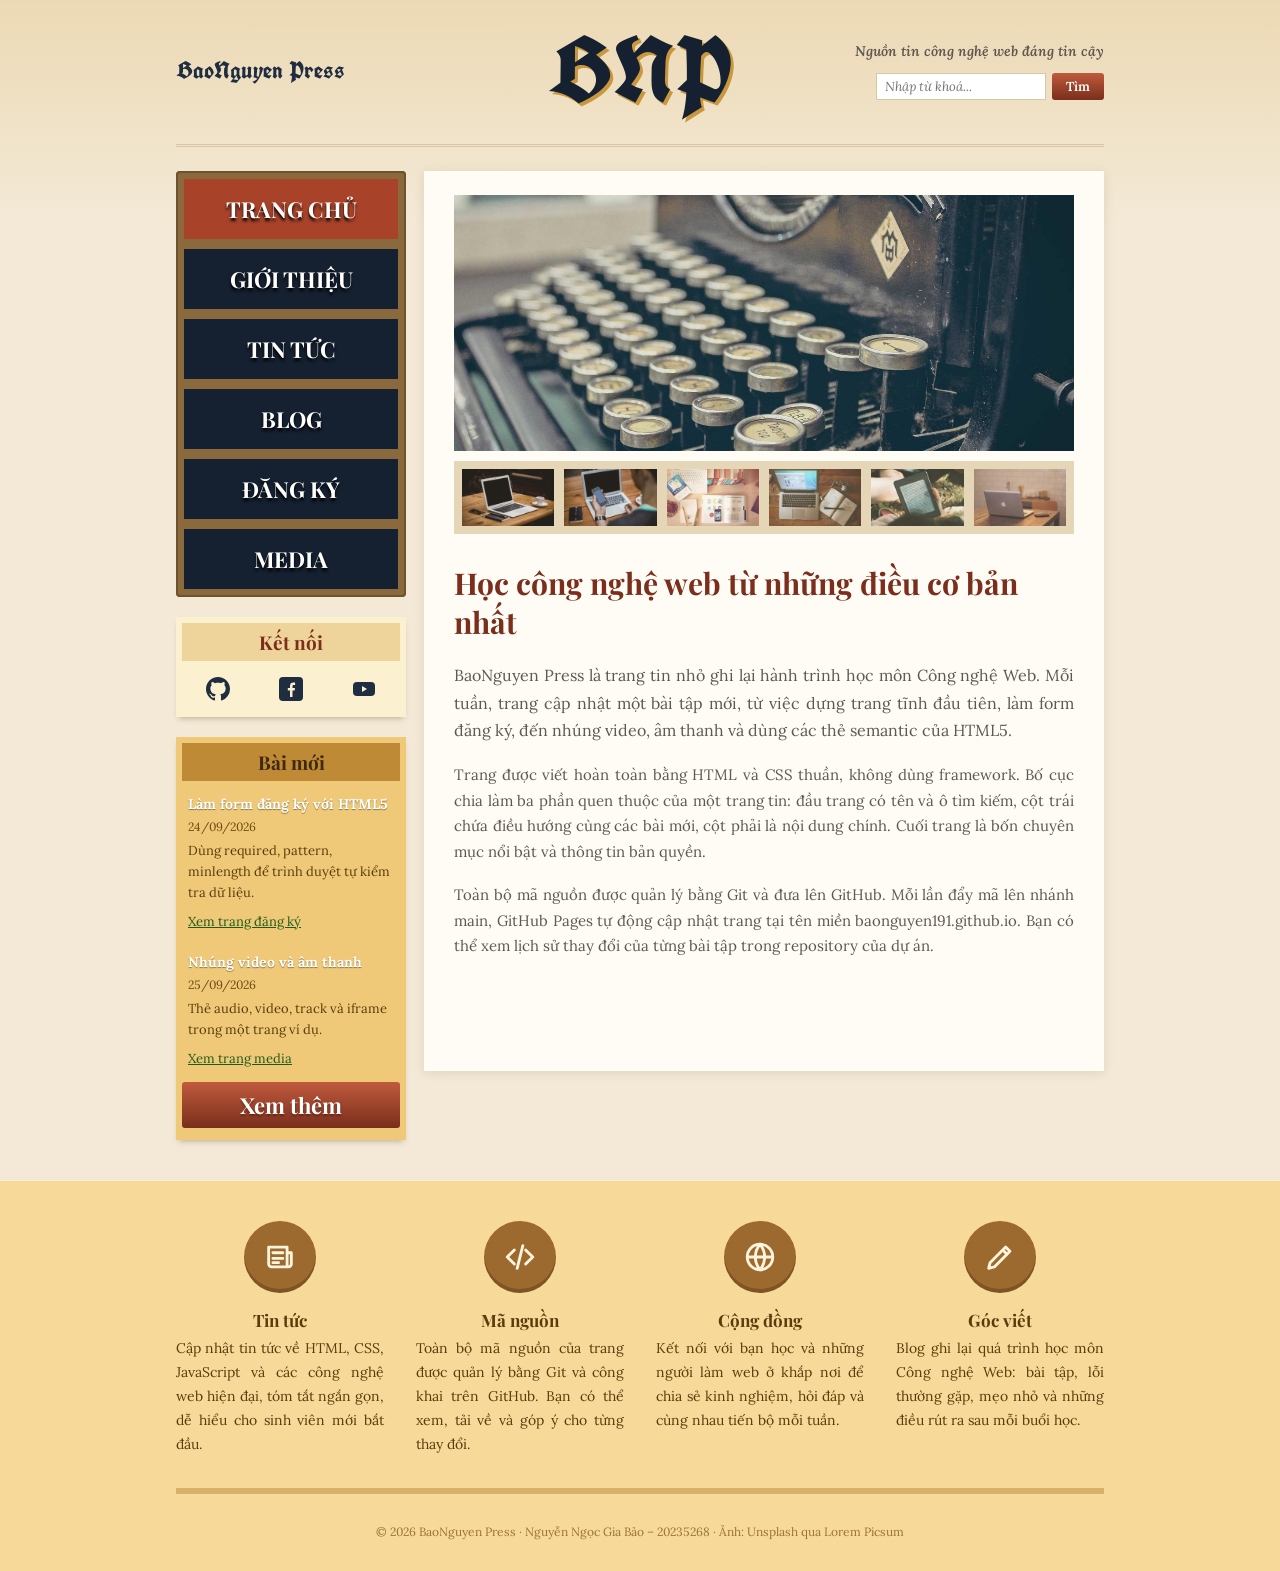
<file: baitap/index_new.html>
<!DOCTYPE html>
<html lang="vi">
<head>
	<meta charset="UTF-8">
	<meta name="viewport" content="width=device-width, initial-scale=1">
	<meta name="description" content="BaoNguyen Press: trang tin nhỏ ghi lại hành trình học Công nghệ Web, từ HTML, CSS, form, đa phương tiện đến thẻ semantic và SEO cơ bản.">
	<title>Trang chủ | BaoNguyen Press</title>
	<link rel="preconnect" href="https://fonts.googleapis.com">
	<link rel="preconnect" href="https://fonts.gstatic.com" crossorigin>
	<link rel="stylesheet" href="https://fonts.googleapis.com/css2?family=Lora:ital,wght@0,400;0,600;1,400;1,600&amp;family=Playfair+Display:wght@700&amp;family=UnifrakturCook:wght@700&amp;display=swap">
	<link rel="stylesheet" href="css/style.css">
</head>
<body>
	<div class="page">
		<header class="site-header">
			<a href="index.html" class="brand">BaoNguyen Press</a>
			<a href="index.html" class="logo" title="Về trang chủ">BNP</a>
			<div class="header-right">
				<p class="tagline">Nguồn tin công nghệ web đáng tin cậy</p>
				<form class="search-form" role="search" action="https://www.google.com/search" method="get">
					<input type="hidden" name="as_sitesearch" value="baonguyen191.github.io">
					<input type="search" name="q" placeholder="Nhập từ khoá..." aria-label="Tìm kiếm">
					<button type="submit" class="btn">Tìm</button>
				</form>
			</div>
		</header>
		<div class="layout">
			<main class="main content">
				<figure class="gallery">
					<div class="gallery-main">
						<img src="images/hero-typewriter.jpg" width="1212" height="500" alt="Cận cảnh bàn phím một chiếc máy đánh chữ cổ">
					</div>
					<ul class="gallery-thumbs">
						<li><img src="images/thumb-0.jpg" width="240" height="150" alt="Máy tính xách tay và tách cà phê trên bàn gỗ"></li>
						<li><img src="images/thumb-3.jpg" width="240" height="150" alt="Người cầm điện thoại ngồi trước máy tính xách tay"></li>
						<li><img src="images/thumb-20.jpg" width="240" height="150" alt="Sách, sổ tay và điện thoại bày trên bàn làm việc"></li>
						<li><img src="images/thumb-180.jpg" width="240" height="150" alt="Máy tính xách tay, sổ ghi chép và máy ảnh trên bàn"></li>
						<li><img src="images/thumb-367.jpg" width="240" height="150" alt="Đọc sách điện tử trên máy Kindle ngoài trời"></li>
						<li><img src="images/thumb-48.jpg" width="240" height="150" alt="Máy tính xách tay màu bạc đặt trên bàn gỗ"></li>
					</ul>
				</figure>
				<article class="intro">
					<h1>Học công nghệ web từ những điều cơ bản nhất</h1>
					<p class="lead">
						BaoNguyen Press là trang tin nhỏ ghi lại hành trình học môn Công nghệ Web. Mỗi tuần, trang cập nhật một bài tập mới, từ việc dựng trang tĩnh đầu tiên, làm form đăng ký, đến nhúng video, âm thanh và dùng các thẻ semantic của HTML5.
					</p>
					<p>
						Trang được viết hoàn toàn bằng HTML và CSS thuần, không dùng framework. Bố cục chia làm ba phần quen thuộc của một trang tin: đầu trang có tên và ô tìm kiếm, cột trái chứa điều hướng cùng các bài mới, cột phải là nội dung chính. Cuối trang là bốn chuyên mục nổi bật và thông tin bản quyền.
					</p>
					<p>
						Toàn bộ mã nguồn được quản lý bằng Git và đưa lên GitHub. Mỗi lần đẩy mã lên nhánh main, GitHub Pages tự động cập nhật trang tại tên miền baonguyen191.github.io. Bạn có thể xem lịch sử thay đổi của từng bài tập trong repository của dự án.
					</p>
				</article>
			</main>
			<div class="sidebar">
				<nav class="nav" aria-label="Điều hướng chính">
					<ul class="nav-list">
						<li class="current"><a href="index.html">Trang chủ</a></li>
						<li><a href="about.html">Giới thiệu</a></li>
						<li><a href="news.html">Tin tức</a></li>
						<li><a href="blog.html">Blog</a></li>
						<li><a href="register.html">Đăng ký</a></li>
						<li><a href="media.html">Media</a></li>
					</ul>
				</nav>
				<aside class="box box-connect" aria-labelledby="connect-title">
					<h2 class="box-title" id="connect-title">Kết nối</h2>
					<div class="social">
						<a href="https://github.com/PaoNguyen191"><svg viewBox="0 0 16 16" aria-hidden="true"><path fill="currentColor" d="M8 0C3.58 0 0 3.58 0 8c0 3.54 2.29 6.53 5.47 7.59.4.07.55-.17.55-.38 0-.19-.01-.82-.01-1.49-2.01.37-2.53-.49-2.69-.94-.09-.23-.48-.94-.82-1.13-.28-.15-.68-.52-.01-.53.63-.01 1.08.58 1.23.82.72 1.21 1.87.87 2.33.66.07-.52.28-.87.51-1.07-1.78-.2-3.64-.89-3.64-3.95 0-.87.31-1.59.82-2.15-.08-.2-.36-1.02.08-2.12 0 0 .67-.21 2.2.82.64-.18 1.32-.27 2-.27.68 0 1.36.09 2 .27 1.53-1.04 2.2-.82 2.2-.82.44 1.1.16 1.92.08 2.12.51.56.82 1.27.82 2.15 0 3.07-1.87 3.75-3.65 3.95.29.25.54.73.54 1.48 0 1.07-.01 1.93-.01 2.2 0 .21.15.46.55.38A8.013 8.013 0 0 0 16 8c0-4.42-3.58-8-8-8z"/></svg><span class="visually-hidden">GitHub</span></a>
						<a href="https://www.facebook.com/"><svg viewBox="0 0 24 24" aria-hidden="true"><rect width="24" height="24" rx="4" fill="currentColor"/><path fill="#fbf0cf" d="M13.5 20v-6.5h2.2l.3-2.6h-2.5V9.3c0-.7.2-1.3 1.3-1.3h1.3V5.7c-.2 0-1-.1-1.9-.1-1.9 0-3.2 1.2-3.2 3.3v2h-2.2v2.6h2.2V20z"/></svg><span class="visually-hidden">Facebook</span></a>
						<a href="https://www.youtube.com/"><svg viewBox="0 0 24 24" aria-hidden="true"><rect x="1" y="5" width="22" height="14" rx="4" fill="currentColor"/><path fill="#fbf0cf" d="M10 9l5 3-5 3z"/></svg><span class="visually-hidden">YouTube</span></a>
					</div>
				</aside>
				<aside class="box box-posts" aria-labelledby="posts-title">
					<h2 class="box-title" id="posts-title">Bài mới</h2>
					<ul class="side-posts">
						<li>
							<article>
								<h3 class="side-post-title">Làm form đăng ký với HTML5</h3>
								<time class="side-post-date" datetime="2026-09-24">24/09/2026</time>
								<p>Dùng required, pattern, minlength để trình duyệt tự kiểm tra dữ liệu.</p>
								<a href="register.html">Xem trang đăng ký</a>
							</article>
						</li>
						<li>
							<article>
								<h3 class="side-post-title">Nhúng video và âm thanh</h3>
								<time class="side-post-date" datetime="2026-09-25">25/09/2026</time>
								<p>Thẻ audio, video, track và iframe trong một trang ví dụ.</p>
								<a href="media.html">Xem trang media</a>
							</article>
						</li>
					</ul>
					<a href="blog.html" class="btn btn-large">Xem thêm</a>
				</aside>
			</div>
		</div>
	</div>
	<footer class="site-footer">
		<ul class="features">
			<li>
				<div class="feature-icon"><svg viewBox="0 0 24 24" aria-hidden="true"><path fill="none" stroke="currentColor" stroke-width="2" stroke-linecap="round" stroke-linejoin="round" d="M4 5h13v14H6a2 2 0 0 1-2-2zM17 9h3v8a2 2 0 0 1-2 2M7 9h7M7 13h7M7 16h4"/></svg></div>
				<h3 class="feature-title"><a href="news.html">Tin tức</a></h3>
				<p>Cập nhật tin tức về HTML, CSS, JavaScript và các công nghệ web hiện đại, tóm tắt ngắn gọn, dễ hiểu cho sinh viên mới bắt đầu.</p>
			</li>
			<li>
				<div class="feature-icon"><svg viewBox="0 0 24 24" aria-hidden="true"><path fill="none" stroke="currentColor" stroke-width="2" stroke-linecap="round" stroke-linejoin="round" d="M8 7l-5 5 5 5M16 7l5 5-5 5M14 4l-4 16"/></svg></div>
				<h3 class="feature-title"><a href="https://github.com/PaoNguyen191/CNWeb_Ex1">Mã nguồn</a></h3>
				<p>Toàn bộ mã nguồn của trang được quản lý bằng Git và công khai trên GitHub. Bạn có thể xem, tải về và góp ý cho từng thay đổi.</p>
			</li>
			<li>
				<div class="feature-icon"><svg viewBox="0 0 24 24" aria-hidden="true"><g fill="none" stroke="currentColor" stroke-width="2" stroke-linecap="round" stroke-linejoin="round"><circle cx="12" cy="12" r="9"/><path d="M3 12h18M12 3a14 14 0 0 1 0 18M12 3a14 14 0 0 0 0 18"/></g></svg></div>
				<h3 class="feature-title"><a href="about.html">Cộng đồng</a></h3>
				<p>Kết nối với bạn học và những người làm web ở khắp nơi để chia sẻ kinh nghiệm, hỏi đáp và cùng nhau tiến bộ mỗi tuần.</p>
			</li>
			<li>
				<div class="feature-icon"><svg viewBox="0 0 24 24" aria-hidden="true"><path fill="none" stroke="currentColor" stroke-width="2" stroke-linecap="round" stroke-linejoin="round" d="M4 20l4-1L19 8l-3-3L5 16zM14 7l3 3"/></svg></div>
				<h3 class="feature-title"><a href="blog.html">Góc viết</a></h3>
				<p>Blog ghi lại quá trình học môn Công nghệ Web: bài tập, lỗi thường gặp, mẹo nhỏ và những điều rút ra sau mỗi buổi học.</p>
			</li>
		</ul>
		<p class="copyright">
			&copy; 2026 BaoNguyen Press &middot; Nguyễn Ngọc Gia Bảo &ndash; 20235268 &middot; Ảnh: Unsplash qua Lorem Picsum
		</p>
	</footer>
</body>
</html>
</file>
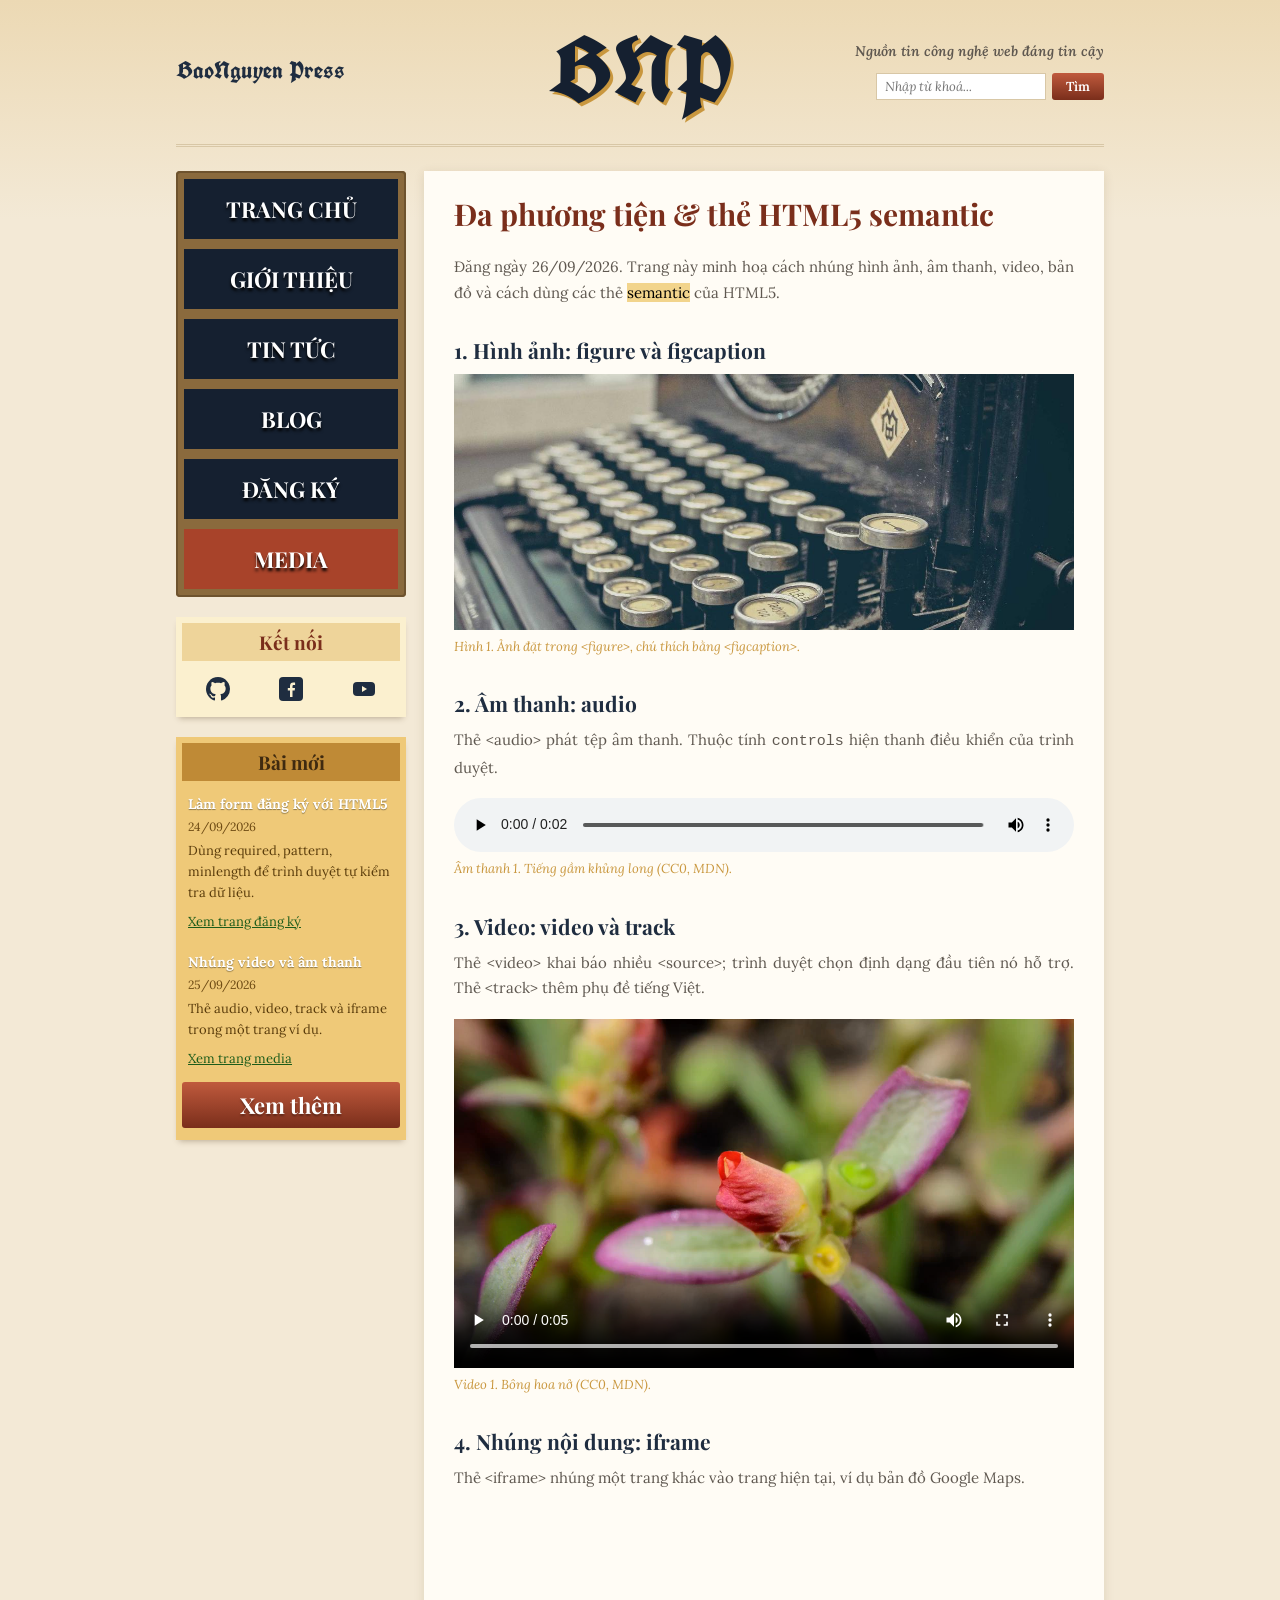
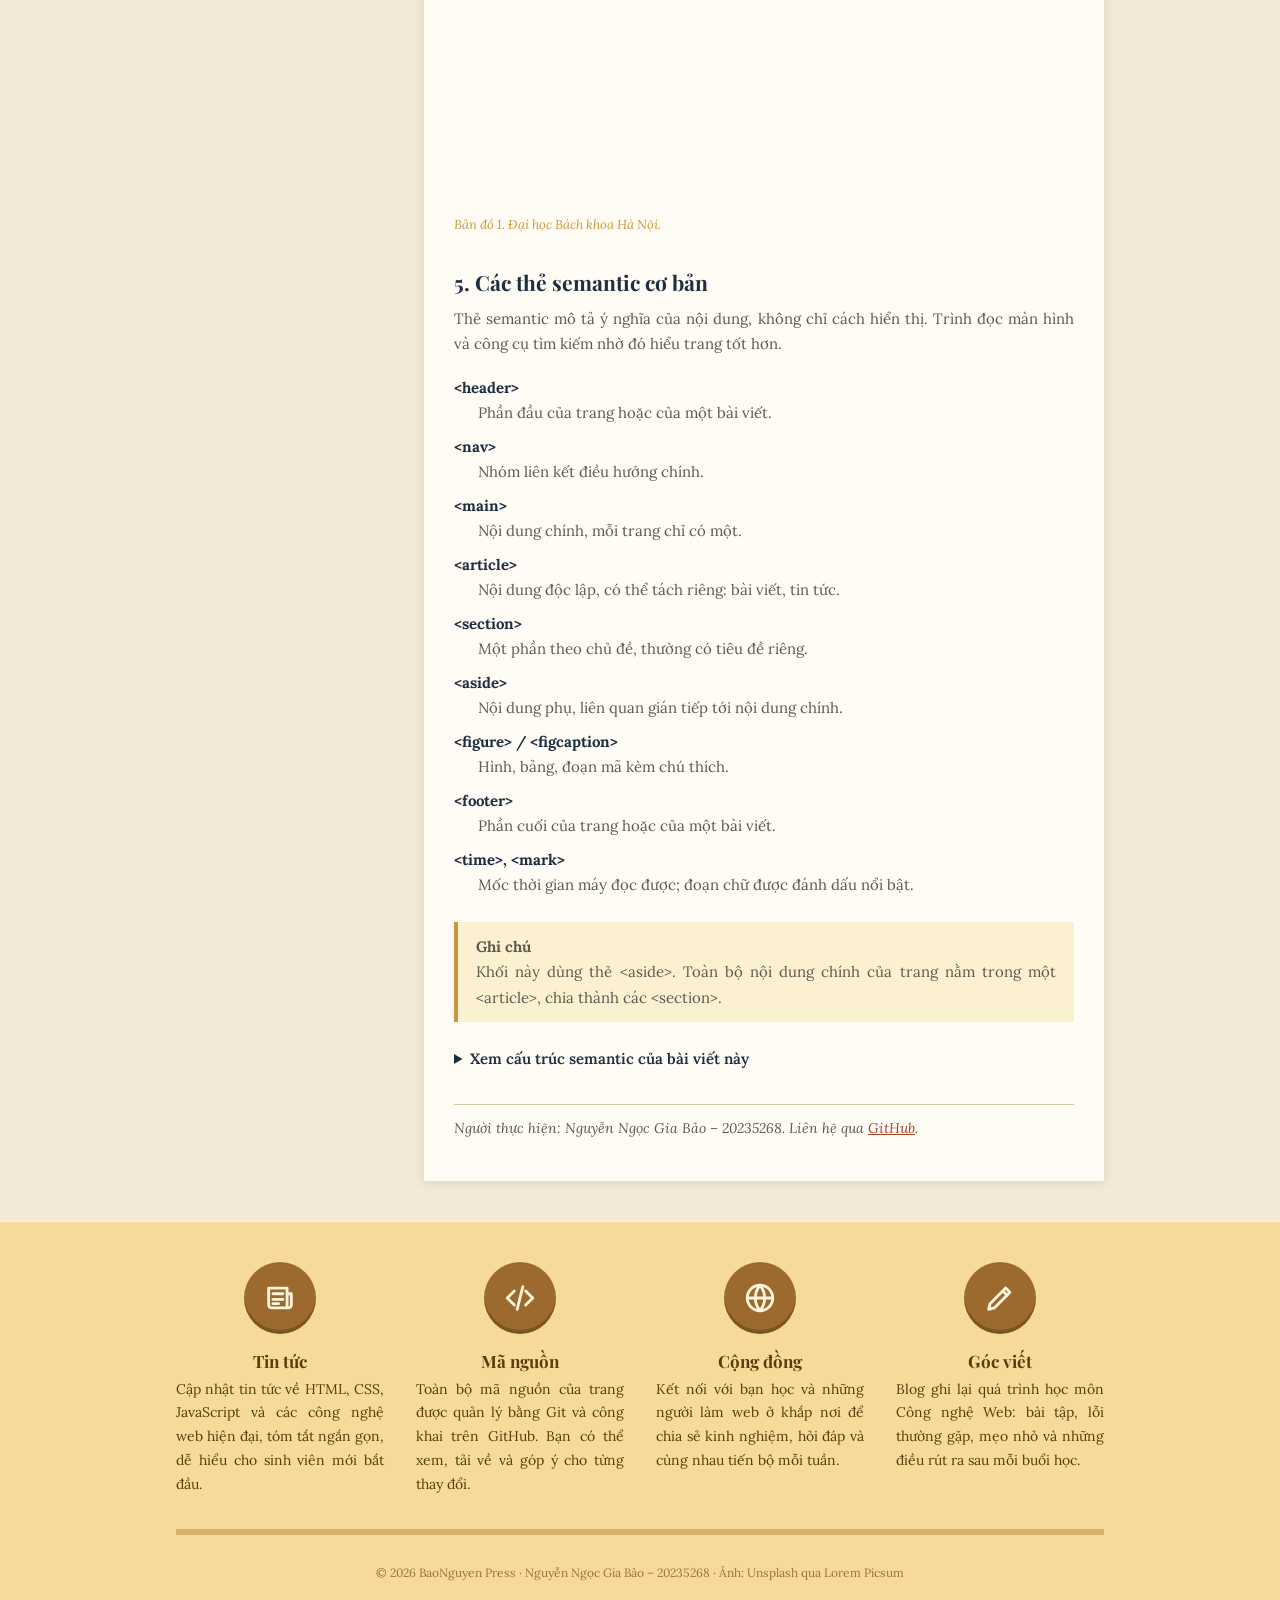
<file: baitap/media.html>
<!DOCTYPE html>
<html lang="vi">
<head>
	<meta charset="UTF-8">
	<meta name="viewport" content="width=device-width, initial-scale=1">
	<title>Đa phương tiện | BaoNguyen Press</title>
	<link rel="preconnect" href="https://fonts.googleapis.com">
	<link rel="preconnect" href="https://fonts.gstatic.com" crossorigin>
	<link rel="stylesheet" href="https://fonts.googleapis.com/css2?family=Lora:ital,wght@0,400;0,600;1,400;1,600&amp;family=Playfair+Display:wght@700&amp;family=UnifrakturCook:wght@700&amp;display=swap">
	<link rel="stylesheet" href="css/style.css">
</head>
<body>
	<div class="page">
		<div class="site-header">
			<a href="index.html" class="brand">BaoNguyen Press</a>
			<a href="index.html" class="logo" title="Về trang chủ">BNP</a>
			<div class="header-right">
				<p class="tagline">Nguồn tin công nghệ web đáng tin cậy</p>
				<form class="search-form" action="https://www.google.com/search" method="get">
					<input type="hidden" name="as_sitesearch" value="baonguyen191.github.io">
					<input type="search" name="q" placeholder="Nhập từ khoá..." aria-label="Tìm kiếm">
					<button type="submit" class="btn">Tìm</button>
				</form>
			</div>
		</div>
		<div class="layout">
			<div class="main content">
				<article>
					<header>
						<h1>Đa phương tiện &amp; thẻ HTML5 semantic</h1>
						<p>
							Đăng ngày <time datetime="2026-09-26">26/09/2026</time>. Trang này minh hoạ cách nhúng hình ảnh, âm thanh, video, bản đồ và cách dùng các thẻ <mark>semantic</mark> của HTML5.
						</p>
					</header>
					<section>
						<h2>1. Hình ảnh: figure và figcaption</h2>
						<figure class="media-figure">
							<img src="images/hero-typewriter.jpg" width="1212" height="500" alt="Cận cảnh bàn phím một chiếc máy đánh chữ cổ">
							<figcaption>Hình 1. Ảnh đặt trong &lt;figure&gt;, chú thích bằng &lt;figcaption&gt;.</figcaption>
						</figure>
					</section>
					<section>
						<h2>2. Âm thanh: audio</h2>
						<p>
							Thẻ &lt;audio&gt; phát tệp âm thanh. Thuộc tính <code>controls</code> hiện thanh điều khiển của trình duyệt.
						</p>
						<figure class="media-figure">
							<audio controls preload="metadata">
								<source src="media/t-rex-roar.mp3" type="audio/mpeg">
								Trình duyệt không hỗ trợ thẻ audio. <a href="media/t-rex-roar.mp3">Tải tệp âm thanh</a>.
							</audio>
							<figcaption>Âm thanh 1. Tiếng gầm khủng long (CC0, MDN).</figcaption>
						</figure>
					</section>
					<section>
						<h2>3. Video: video và track</h2>
						<p>
							Thẻ &lt;video&gt; khai báo nhiều &lt;source&gt;; trình duyệt chọn định dạng đầu tiên nó hỗ trợ. Thẻ &lt;track&gt; thêm phụ đề tiếng Việt.
						</p>
						<figure class="media-figure">
							<video controls preload="metadata" width="640" height="360">
								<source src="media/flower.webm" type="video/webm">
								<source src="media/flower.mp4" type="video/mp4">
								<track kind="captions" src="media/flower.vi.vtt" srclang="vi" label="Tiếng Việt" default>
								Trình duyệt không hỗ trợ thẻ video. <a href="media/flower.mp4">Tải video</a>.
							</video>
							<figcaption>Video 1. Bông hoa nở (CC0, MDN).</figcaption>
						</figure>
					</section>
					<section>
						<h2>4. Nhúng nội dung: iframe</h2>
						<p>
							Thẻ &lt;iframe&gt; nhúng một trang khác vào trang hiện tại, ví dụ bản đồ Google Maps.
						</p>
						<figure class="media-figure">
							<iframe src="https://maps.google.com/maps?q=Hanoi+University+of+Science+and+Technology&amp;output=embed" title="Bản đồ Đại học Bách khoa Hà Nội" loading="lazy"></iframe>
							<figcaption>Bản đồ 1. Đại học Bách khoa Hà Nội.</figcaption>
						</figure>
					</section>
					<section>
						<h2>5. Các thẻ semantic cơ bản</h2>
						<p>
							Thẻ semantic mô tả ý nghĩa của nội dung, không chỉ cách hiển thị. Trình đọc màn hình và công cụ tìm kiếm nhờ đó hiểu trang tốt hơn.
						</p>
						<dl class="tag-list">
							<dt>&lt;header&gt;</dt>
							<dd>Phần đầu của trang hoặc của một bài viết.</dd>
							<dt>&lt;nav&gt;</dt>
							<dd>Nhóm liên kết điều hướng chính.</dd>
							<dt>&lt;main&gt;</dt>
							<dd>Nội dung chính, mỗi trang chỉ có một.</dd>
							<dt>&lt;article&gt;</dt>
							<dd>Nội dung độc lập, có thể tách riêng: bài viết, tin tức.</dd>
							<dt>&lt;section&gt;</dt>
							<dd>Một phần theo chủ đề, thường có tiêu đề riêng.</dd>
							<dt>&lt;aside&gt;</dt>
							<dd>Nội dung phụ, liên quan gián tiếp tới nội dung chính.</dd>
							<dt>&lt;figure&gt; / &lt;figcaption&gt;</dt>
							<dd>Hình, bảng, đoạn mã kèm chú thích.</dd>
							<dt>&lt;footer&gt;</dt>
							<dd>Phần cuối của trang hoặc của một bài viết.</dd>
							<dt>&lt;time&gt;, &lt;mark&gt;</dt>
							<dd>Mốc thời gian máy đọc được; đoạn chữ được đánh dấu nổi bật.</dd>
						</dl>
						<aside class="note">
							<p class="note-title">Ghi chú</p>
							<p>Khối này dùng thẻ &lt;aside&gt;. Toàn bộ nội dung chính của trang nằm trong một &lt;article&gt;, chia thành các &lt;section&gt;.</p>
						</aside>
						<details>
							<summary>Xem cấu trúc semantic của bài viết này</summary>
							<pre><code>&lt;article&gt;
				  &lt;header&gt;h1, time&lt;/header&gt;
				  &lt;section&gt;figure &gt; img + figcaption&lt;/section&gt;
				  &lt;section&gt;figure &gt; audio&lt;/section&gt;
				  &lt;section&gt;figure &gt; video + track&lt;/section&gt;
				  &lt;section&gt;figure &gt; iframe&lt;/section&gt;
				  &lt;section&gt;dl, aside, details&lt;/section&gt;
				  &lt;footer&gt;address&lt;/footer&gt;
				&lt;/article&gt;</code></pre>
						</details>
					</section>
					<footer class="byline">
						<address>Người thực hiện: Nguyễn Ngọc Gia Bảo &ndash; 20235268. Liên hệ qua <a href="https://github.com/PaoNguyen191">GitHub</a>.</address>
					</footer>
				</article>
			</div>
			<div class="sidebar">
				<div class="nav">
					<ul class="nav-list">
						<li><a href="index.html">Trang chủ</a></li>
						<li><a href="about.html">Giới thiệu</a></li>
						<li><a href="news.html">Tin tức</a></li>
						<li><a href="blog.html">Blog</a></li>
						<li><a href="register.html">Đăng ký</a></li>
						<li class="current"><a href="media.html">Media</a></li>
					</ul>
				</div>
				<div class="box box-connect">
					<h2 class="box-title">Kết nối</h2>
					<div class="social">
						<a href="https://github.com/PaoNguyen191"><svg viewBox="0 0 16 16" aria-hidden="true"><path fill="currentColor" d="M8 0C3.58 0 0 3.58 0 8c0 3.54 2.29 6.53 5.47 7.59.4.07.55-.17.55-.38 0-.19-.01-.82-.01-1.49-2.01.37-2.53-.49-2.69-.94-.09-.23-.48-.94-.82-1.13-.28-.15-.68-.52-.01-.53.63-.01 1.08.58 1.23.82.72 1.21 1.87.87 2.33.66.07-.52.28-.87.51-1.07-1.78-.2-3.64-.89-3.64-3.95 0-.87.31-1.59.82-2.15-.08-.2-.36-1.02.08-2.12 0 0 .67-.21 2.2.82.64-.18 1.32-.27 2-.27.68 0 1.36.09 2 .27 1.53-1.04 2.2-.82 2.2-.82.44 1.1.16 1.92.08 2.12.51.56.82 1.27.82 2.15 0 3.07-1.87 3.75-3.65 3.95.29.25.54.73.54 1.48 0 1.07-.01 1.93-.01 2.2 0 .21.15.46.55.38A8.013 8.013 0 0 0 16 8c0-4.42-3.58-8-8-8z"/></svg><span class="visually-hidden">GitHub</span></a>
						<a href="https://www.facebook.com/"><svg viewBox="0 0 24 24" aria-hidden="true"><rect width="24" height="24" rx="4" fill="currentColor"/><path fill="#fbf0cf" d="M13.5 20v-6.5h2.2l.3-2.6h-2.5V9.3c0-.7.2-1.3 1.3-1.3h1.3V5.7c-.2 0-1-.1-1.9-.1-1.9 0-3.2 1.2-3.2 3.3v2h-2.2v2.6h2.2V20z"/></svg><span class="visually-hidden">Facebook</span></a>
						<a href="https://www.youtube.com/"><svg viewBox="0 0 24 24" aria-hidden="true"><rect x="1" y="5" width="22" height="14" rx="4" fill="currentColor"/><path fill="#fbf0cf" d="M10 9l5 3-5 3z"/></svg><span class="visually-hidden">YouTube</span></a>
					</div>
				</div>
				<div class="box box-posts">
					<h2 class="box-title">Bài mới</h2>
					<ul class="side-posts">
						<li>
							<h3 class="side-post-title">Làm form đăng ký với HTML5</h3>
							<span class="side-post-date">24/09/2026</span>
							<p>Dùng required, pattern, minlength để trình duyệt tự kiểm tra dữ liệu.</p>
							<a href="register.html">Xem trang đăng ký</a>
						</li>
						<li>
							<h3 class="side-post-title">Nhúng video và âm thanh</h3>
							<span class="side-post-date">25/09/2026</span>
							<p>Thẻ audio, video, track và iframe trong một trang ví dụ.</p>
							<a href="media.html">Xem trang media</a>
						</li>
					</ul>
					<a href="blog.html" class="btn btn-large">Xem thêm</a>
				</div>
			</div>
		</div>
	</div>
	<div class="site-footer">
		<ul class="features">
			<li>
				<div class="feature-icon"><svg viewBox="0 0 24 24" aria-hidden="true"><path fill="none" stroke="currentColor" stroke-width="2" stroke-linecap="round" stroke-linejoin="round" d="M4 5h13v14H6a2 2 0 0 1-2-2zM17 9h3v8a2 2 0 0 1-2 2M7 9h7M7 13h7M7 16h4"/></svg></div>
				<h3 class="feature-title"><a href="news.html">Tin tức</a></h3>
				<p>Cập nhật tin tức về HTML, CSS, JavaScript và các công nghệ web hiện đại, tóm tắt ngắn gọn, dễ hiểu cho sinh viên mới bắt đầu.</p>
			</li>
			<li>
				<div class="feature-icon"><svg viewBox="0 0 24 24" aria-hidden="true"><path fill="none" stroke="currentColor" stroke-width="2" stroke-linecap="round" stroke-linejoin="round" d="M8 7l-5 5 5 5M16 7l5 5-5 5M14 4l-4 16"/></svg></div>
				<h3 class="feature-title"><a href="https://github.com/PaoNguyen191/CNWeb_Ex1">Mã nguồn</a></h3>
				<p>Toàn bộ mã nguồn của trang được quản lý bằng Git và công khai trên GitHub. Bạn có thể xem, tải về và góp ý cho từng thay đổi.</p>
			</li>
			<li>
				<div class="feature-icon"><svg viewBox="0 0 24 24" aria-hidden="true"><g fill="none" stroke="currentColor" stroke-width="2" stroke-linecap="round" stroke-linejoin="round"><circle cx="12" cy="12" r="9"/><path d="M3 12h18M12 3a14 14 0 0 1 0 18M12 3a14 14 0 0 0 0 18"/></g></svg></div>
				<h3 class="feature-title"><a href="about.html">Cộng đồng</a></h3>
				<p>Kết nối với bạn học và những người làm web ở khắp nơi để chia sẻ kinh nghiệm, hỏi đáp và cùng nhau tiến bộ mỗi tuần.</p>
			</li>
			<li>
				<div class="feature-icon"><svg viewBox="0 0 24 24" aria-hidden="true"><path fill="none" stroke="currentColor" stroke-width="2" stroke-linecap="round" stroke-linejoin="round" d="M4 20l4-1L19 8l-3-3L5 16zM14 7l3 3"/></svg></div>
				<h3 class="feature-title"><a href="blog.html">Góc viết</a></h3>
				<p>Blog ghi lại quá trình học môn Công nghệ Web: bài tập, lỗi thường gặp, mẹo nhỏ và những điều rút ra sau mỗi buổi học.</p>
			</li>
		</ul>
		<p class="copyright">
			&copy; 2026 BaoNguyen Press &middot; Nguyễn Ngọc Gia Bảo &ndash; 20235268 &middot; Ảnh: Unsplash qua Lorem Picsum
		</p>
	</div>
</body>
</html>
</file>
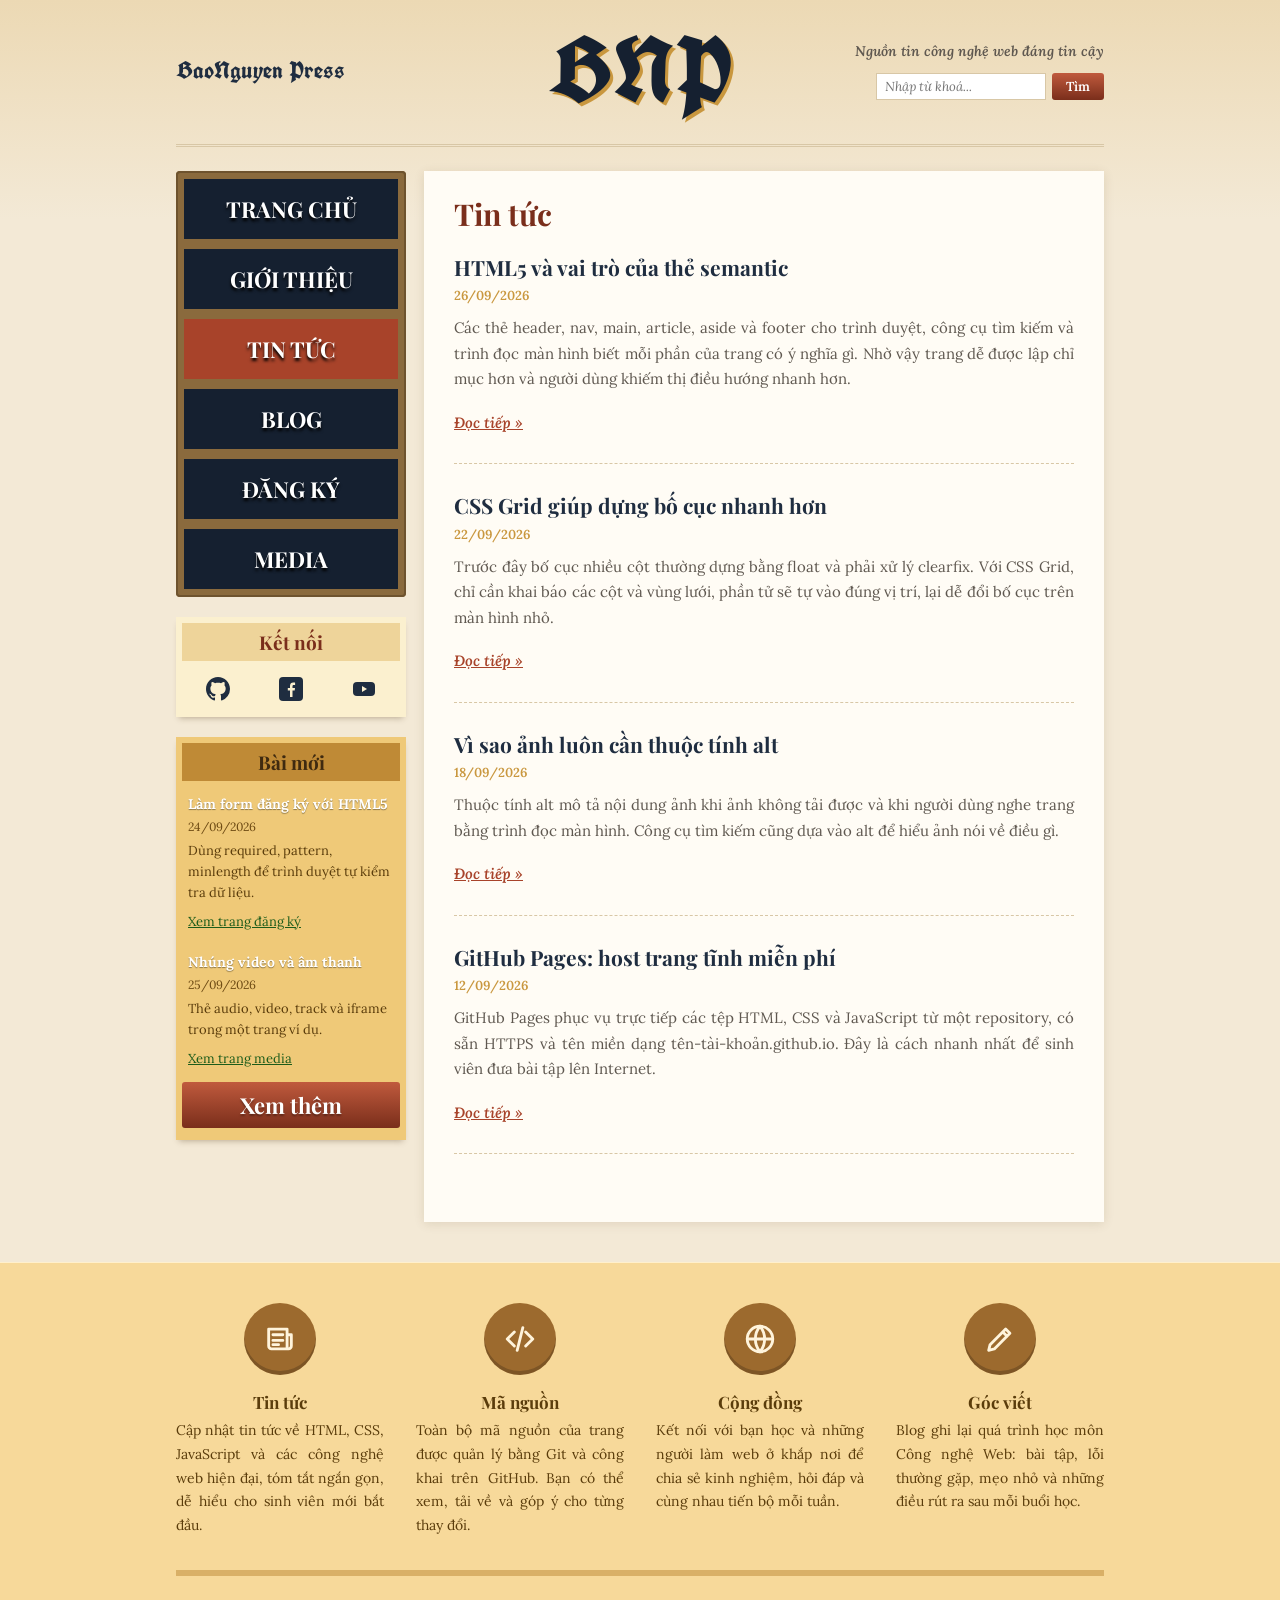
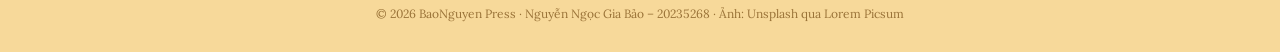
<file: baitap/news.html>
<!DOCTYPE html>
<html lang="vi">
<head>
	<meta charset="UTF-8">
	<meta name="viewport" content="width=device-width, initial-scale=1">
	<title>Tin tức | BaoNguyen Press</title>
	<link rel="preconnect" href="https://fonts.googleapis.com">
	<link rel="preconnect" href="https://fonts.gstatic.com" crossorigin>
	<link rel="stylesheet" href="https://fonts.googleapis.com/css2?family=Lora:ital,wght@0,400;0,600;1,400;1,600&amp;family=Playfair+Display:wght@700&amp;family=UnifrakturCook:wght@700&amp;display=swap">
	<link rel="stylesheet" href="css/style.css">
</head>
<body>
	<div class="page">
		<div class="site-header">
			<a href="index.html" class="brand">BaoNguyen Press</a>
			<a href="index.html" class="logo" title="Về trang chủ">BNP</a>
			<div class="header-right">
				<p class="tagline">Nguồn tin công nghệ web đáng tin cậy</p>
				<form class="search-form" action="https://www.google.com/search" method="get">
					<input type="hidden" name="as_sitesearch" value="baonguyen191.github.io">
					<input type="search" name="q" placeholder="Nhập từ khoá..." aria-label="Tìm kiếm">
					<button type="submit" class="btn">Tìm</button>
				</form>
			</div>
		</div>
		<div class="layout">
			<div class="main content">
				<h1>Tin tức</h1>
				<ul class="post-list">
					<li>
						<h2 class="post-title">HTML5 và vai trò của thẻ semantic</h2>
						<span class="post-date">26/09/2026</span>
						<p>Các thẻ header, nav, main, article, aside và footer cho trình duyệt, công cụ tìm kiếm và trình đọc màn hình biết mỗi phần của trang có ý nghĩa gì. Nhờ vậy trang dễ được lập chỉ mục hơn và người dùng khiếm thị điều hướng nhanh hơn.</p>
						<a href="https://developer.mozilla.org/en-US/docs/Glossary/Semantics" class="read-more">Đọc tiếp &raquo;</a>
					</li>
					<li>
						<h2 class="post-title">CSS Grid giúp dựng bố cục nhanh hơn</h2>
						<span class="post-date">22/09/2026</span>
						<p>Trước đây bố cục nhiều cột thường dựng bằng float và phải xử lý clearfix. Với CSS Grid, chỉ cần khai báo các cột và vùng lưới, phần tử sẽ tự vào đúng vị trí, lại dễ đổi bố cục trên màn hình nhỏ.</p>
						<a href="https://developer.mozilla.org/en-US/docs/Web/CSS/CSS_grid_layout" class="read-more">Đọc tiếp &raquo;</a>
					</li>
					<li>
						<h2 class="post-title">Vì sao ảnh luôn cần thuộc tính alt</h2>
						<span class="post-date">18/09/2026</span>
						<p>Thuộc tính alt mô tả nội dung ảnh khi ảnh không tải được và khi người dùng nghe trang bằng trình đọc màn hình. Công cụ tìm kiếm cũng dựa vào alt để hiểu ảnh nói về điều gì.</p>
						<a href="https://developer.mozilla.org/en-US/docs/Web/HTML/Element/img" class="read-more">Đọc tiếp &raquo;</a>
					</li>
					<li>
						<h2 class="post-title">GitHub Pages: host trang tĩnh miễn phí</h2>
						<span class="post-date">12/09/2026</span>
						<p>GitHub Pages phục vụ trực tiếp các tệp HTML, CSS và JavaScript từ một repository, có sẵn HTTPS và tên miền dạng tên-tài-khoản.github.io. Đây là cách nhanh nhất để sinh viên đưa bài tập lên Internet.</p>
						<a href="https://pages.github.com/" class="read-more">Đọc tiếp &raquo;</a>
					</li>
				</ul>
			</div>
			<div class="sidebar">
				<div class="nav">
					<ul class="nav-list">
						<li><a href="index.html">Trang chủ</a></li>
						<li><a href="about.html">Giới thiệu</a></li>
						<li class="current"><a href="news.html">Tin tức</a></li>
						<li><a href="blog.html">Blog</a></li>
						<li><a href="register.html">Đăng ký</a></li>
						<li><a href="media.html">Media</a></li>
					</ul>
				</div>
				<div class="box box-connect">
					<h2 class="box-title">Kết nối</h2>
					<div class="social">
						<a href="https://github.com/PaoNguyen191"><svg viewBox="0 0 16 16" aria-hidden="true"><path fill="currentColor" d="M8 0C3.58 0 0 3.58 0 8c0 3.54 2.29 6.53 5.47 7.59.4.07.55-.17.55-.38 0-.19-.01-.82-.01-1.49-2.01.37-2.53-.49-2.69-.94-.09-.23-.48-.94-.82-1.13-.28-.15-.68-.52-.01-.53.63-.01 1.08.58 1.23.82.72 1.21 1.87.87 2.33.66.07-.52.28-.87.51-1.07-1.78-.2-3.64-.89-3.64-3.95 0-.87.31-1.59.82-2.15-.08-.2-.36-1.02.08-2.12 0 0 .67-.21 2.2.82.64-.18 1.32-.27 2-.27.68 0 1.36.09 2 .27 1.53-1.04 2.2-.82 2.2-.82.44 1.1.16 1.92.08 2.12.51.56.82 1.27.82 2.15 0 3.07-1.87 3.75-3.65 3.95.29.25.54.73.54 1.48 0 1.07-.01 1.93-.01 2.2 0 .21.15.46.55.38A8.013 8.013 0 0 0 16 8c0-4.42-3.58-8-8-8z"/></svg><span class="visually-hidden">GitHub</span></a>
						<a href="https://www.facebook.com/"><svg viewBox="0 0 24 24" aria-hidden="true"><rect width="24" height="24" rx="4" fill="currentColor"/><path fill="#fbf0cf" d="M13.5 20v-6.5h2.2l.3-2.6h-2.5V9.3c0-.7.2-1.3 1.3-1.3h1.3V5.7c-.2 0-1-.1-1.9-.1-1.9 0-3.2 1.2-3.2 3.3v2h-2.2v2.6h2.2V20z"/></svg><span class="visually-hidden">Facebook</span></a>
						<a href="https://www.youtube.com/"><svg viewBox="0 0 24 24" aria-hidden="true"><rect x="1" y="5" width="22" height="14" rx="4" fill="currentColor"/><path fill="#fbf0cf" d="M10 9l5 3-5 3z"/></svg><span class="visually-hidden">YouTube</span></a>
					</div>
				</div>
				<div class="box box-posts">
					<h2 class="box-title">Bài mới</h2>
					<ul class="side-posts">
						<li>
							<h3 class="side-post-title">Làm form đăng ký với HTML5</h3>
							<span class="side-post-date">24/09/2026</span>
							<p>Dùng required, pattern, minlength để trình duyệt tự kiểm tra dữ liệu.</p>
							<a href="register.html">Xem trang đăng ký</a>
						</li>
						<li>
							<h3 class="side-post-title">Nhúng video và âm thanh</h3>
							<span class="side-post-date">25/09/2026</span>
							<p>Thẻ audio, video, track và iframe trong một trang ví dụ.</p>
							<a href="media.html">Xem trang media</a>
						</li>
					</ul>
					<a href="blog.html" class="btn btn-large">Xem thêm</a>
				</div>
			</div>
		</div>
	</div>
	<div class="site-footer">
		<ul class="features">
			<li>
				<div class="feature-icon"><svg viewBox="0 0 24 24" aria-hidden="true"><path fill="none" stroke="currentColor" stroke-width="2" stroke-linecap="round" stroke-linejoin="round" d="M4 5h13v14H6a2 2 0 0 1-2-2zM17 9h3v8a2 2 0 0 1-2 2M7 9h7M7 13h7M7 16h4"/></svg></div>
				<h3 class="feature-title"><a href="news.html">Tin tức</a></h3>
				<p>Cập nhật tin tức về HTML, CSS, JavaScript và các công nghệ web hiện đại, tóm tắt ngắn gọn, dễ hiểu cho sinh viên mới bắt đầu.</p>
			</li>
			<li>
				<div class="feature-icon"><svg viewBox="0 0 24 24" aria-hidden="true"><path fill="none" stroke="currentColor" stroke-width="2" stroke-linecap="round" stroke-linejoin="round" d="M8 7l-5 5 5 5M16 7l5 5-5 5M14 4l-4 16"/></svg></div>
				<h3 class="feature-title"><a href="https://github.com/PaoNguyen191/CNWeb_Ex1">Mã nguồn</a></h3>
				<p>Toàn bộ mã nguồn của trang được quản lý bằng Git và công khai trên GitHub. Bạn có thể xem, tải về và góp ý cho từng thay đổi.</p>
			</li>
			<li>
				<div class="feature-icon"><svg viewBox="0 0 24 24" aria-hidden="true"><g fill="none" stroke="currentColor" stroke-width="2" stroke-linecap="round" stroke-linejoin="round"><circle cx="12" cy="12" r="9"/><path d="M3 12h18M12 3a14 14 0 0 1 0 18M12 3a14 14 0 0 0 0 18"/></g></svg></div>
				<h3 class="feature-title"><a href="about.html">Cộng đồng</a></h3>
				<p>Kết nối với bạn học và những người làm web ở khắp nơi để chia sẻ kinh nghiệm, hỏi đáp và cùng nhau tiến bộ mỗi tuần.</p>
			</li>
			<li>
				<div class="feature-icon"><svg viewBox="0 0 24 24" aria-hidden="true"><path fill="none" stroke="currentColor" stroke-width="2" stroke-linecap="round" stroke-linejoin="round" d="M4 20l4-1L19 8l-3-3L5 16zM14 7l3 3"/></svg></div>
				<h3 class="feature-title"><a href="blog.html">Góc viết</a></h3>
				<p>Blog ghi lại quá trình học môn Công nghệ Web: bài tập, lỗi thường gặp, mẹo nhỏ và những điều rút ra sau mỗi buổi học.</p>
			</li>
		</ul>
		<p class="copyright">
			&copy; 2026 BaoNguyen Press &middot; Nguyễn Ngọc Gia Bảo &ndash; 20235268 &middot; Ảnh: Unsplash qua Lorem Picsum
		</p>
	</div>
</body>
</html>
</file>
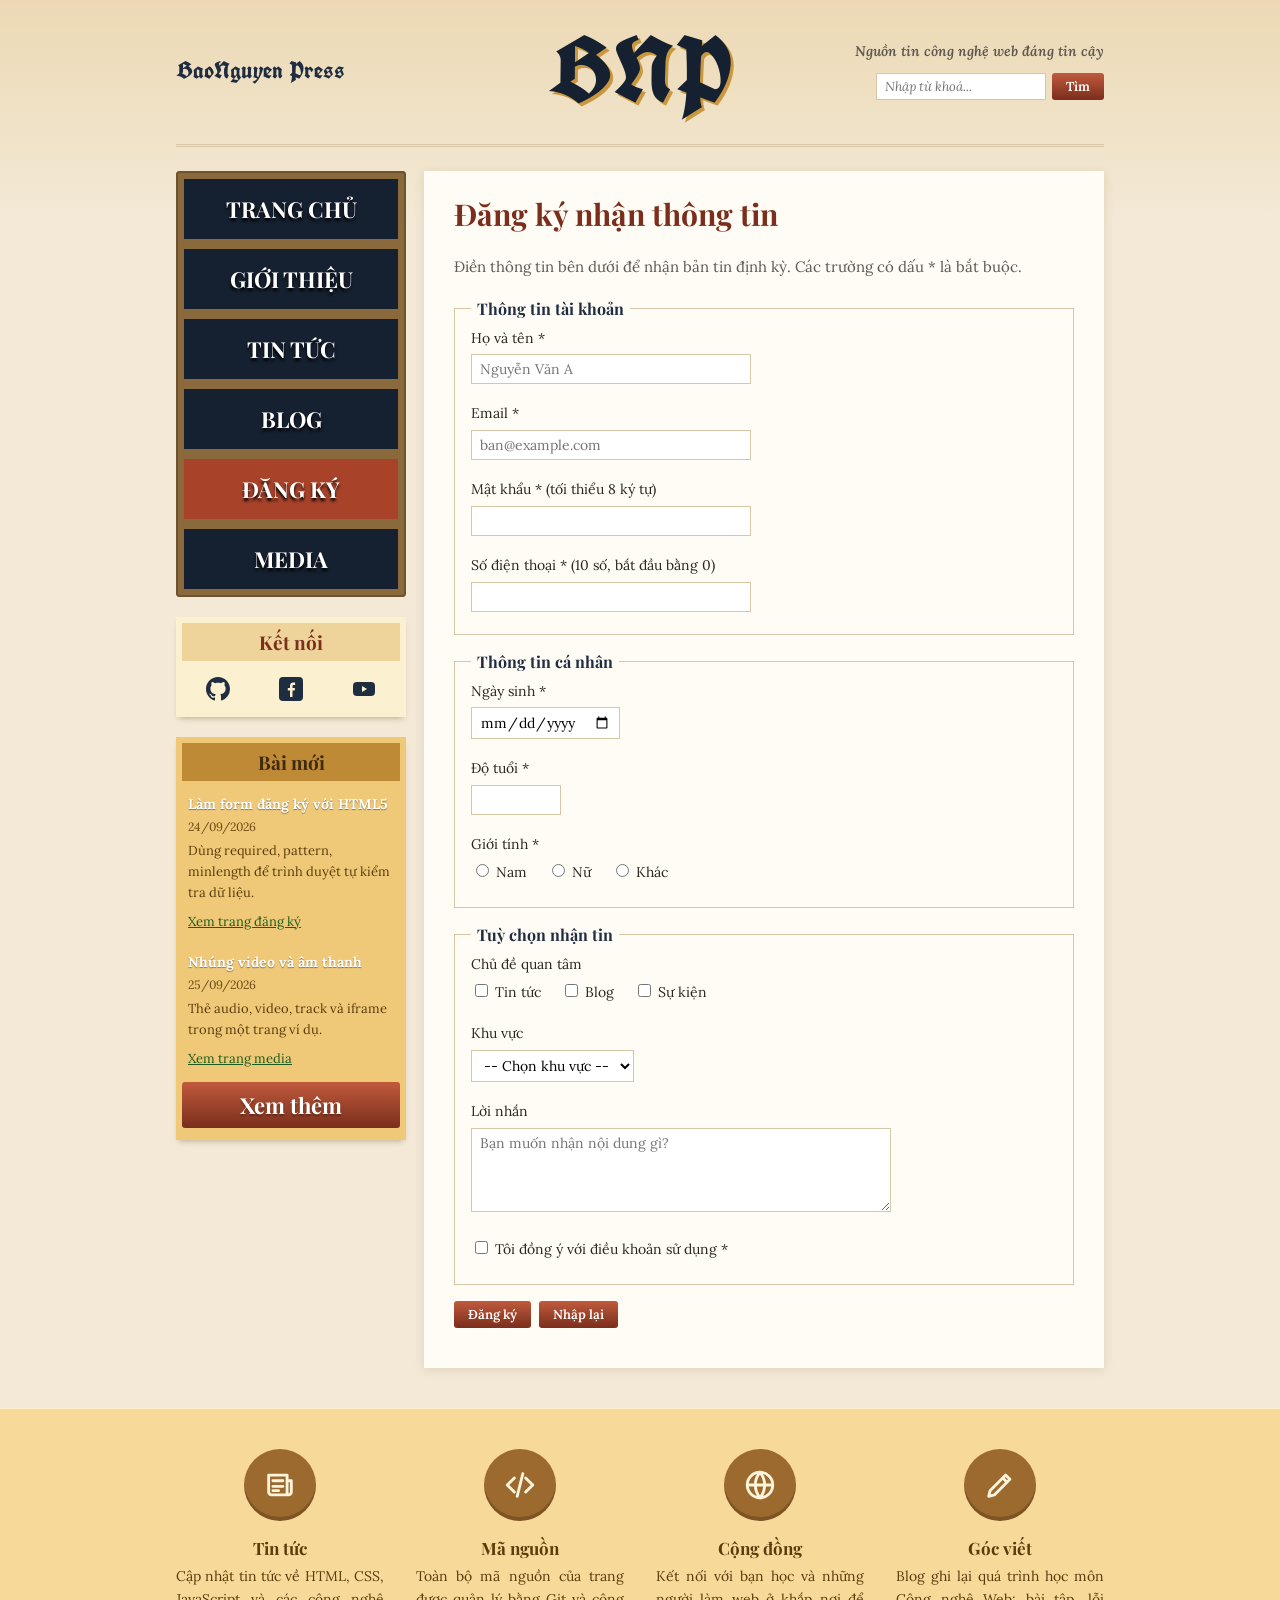
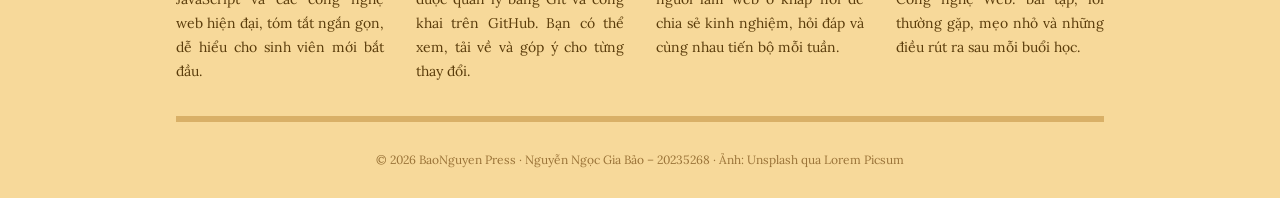
<file: baitap/register.html>
<!DOCTYPE html>
<html lang="vi">
<head>
	<meta charset="UTF-8">
	<meta name="viewport" content="width=device-width, initial-scale=1">
	<title>Đăng ký nhận thông tin | BaoNguyen Press</title>
	<link rel="preconnect" href="https://fonts.googleapis.com">
	<link rel="preconnect" href="https://fonts.gstatic.com" crossorigin>
	<link rel="stylesheet" href="https://fonts.googleapis.com/css2?family=Lora:ital,wght@0,400;0,600;1,400;1,600&amp;family=Playfair+Display:wght@700&amp;family=UnifrakturCook:wght@700&amp;display=swap">
	<link rel="stylesheet" href="css/style.css">
</head>
<body>
	<div class="page">
		<div class="site-header">
			<a href="index.html" class="brand">BaoNguyen Press</a>
			<a href="index.html" class="logo" title="Về trang chủ">BNP</a>
			<div class="header-right">
				<p class="tagline">Nguồn tin công nghệ web đáng tin cậy</p>
				<form class="search-form" action="https://www.google.com/search" method="get">
					<input type="hidden" name="as_sitesearch" value="baonguyen191.github.io">
					<input type="search" name="q" placeholder="Nhập từ khoá..." aria-label="Tìm kiếm">
					<button type="submit" class="btn">Tìm</button>
				</form>
			</div>
		</div>
		<div class="layout">
			<div class="main content">
				<h1>Đăng ký nhận thông tin</h1>
				<p>
					Điền thông tin bên dưới để nhận bản tin định kỳ. Các trường có dấu * là bắt buộc.
				</p>
				<form action="#" method="post" class="form">
					<fieldset>
						<legend>Thông tin tài khoản</legend>
						<div class="field">
							<label for="fullname" class="field-label">Họ và tên *</label>
							<input type="text" id="fullname" name="fullname" placeholder="Nguyễn Văn A" autocomplete="name" required>
						</div>
						<div class="field">
							<label for="email" class="field-label">Email *</label>
							<input type="email" id="email" name="email" placeholder="ban@example.com" autocomplete="email" required>
						</div>
						<div class="field">
							<label for="password" class="field-label">Mật khẩu * (tối thiểu 8 ký tự)</label>
							<input type="password" id="password" name="password" minlength="8" autocomplete="new-password" required>
						</div>
						<div class="field">
							<label for="phone" class="field-label">Số điện thoại * (10 số, bắt đầu bằng 0)</label>
							<input type="tel" id="phone" name="phone" pattern="0[0-9]{9}" maxlength="10" title="10 chữ số, bắt đầu bằng 0" autocomplete="tel" required>
						</div>
					</fieldset>
					<fieldset>
						<legend>Thông tin cá nhân</legend>
						<div class="field">
							<label for="birthday" class="field-label">Ngày sinh *</label>
							<input type="date" id="birthday" name="birthday" required>
						</div>
						<div class="field">
							<label for="age" class="field-label">Độ tuổi *</label>
							<input type="number" id="age" name="age" min="1" max="120" required>
						</div>
						<div class="field" role="radiogroup" aria-labelledby="gender-label">
							<span id="gender-label" class="field-label">Giới tính *</span>
							<label class="choice"><input type="radio" name="gender" value="male" required> Nam</label>
							<label class="choice"><input type="radio" name="gender" value="female"> Nữ</label>
							<label class="choice"><input type="radio" name="gender" value="other"> Khác</label>
						</div>
					</fieldset>
					<fieldset>
						<legend>Tuỳ chọn nhận tin</legend>
						<div class="field" role="group" aria-labelledby="topics-label">
							<span id="topics-label" class="field-label">Chủ đề quan tâm</span>
							<label class="choice"><input type="checkbox" name="topics[]" value="news"> Tin tức</label>
							<label class="choice"><input type="checkbox" name="topics[]" value="blog"> Blog</label>
							<label class="choice"><input type="checkbox" name="topics[]" value="event"> Sự kiện</label>
						</div>
						<div class="field">
							<label for="region" class="field-label">Khu vực</label>
							<select id="region" name="region">
								<option value="">-- Chọn khu vực --</option>
								<option value="north">Miền Bắc</option>
								<option value="central">Miền Trung</option>
								<option value="south">Miền Nam</option>
							</select>
						</div>
						<div class="field">
							<label for="message" class="field-label">Lời nhắn</label>
							<textarea id="message" name="message" rows="4" placeholder="Bạn muốn nhận nội dung gì?"></textarea>
						</div>
						<div class="field">
							<label class="choice"><input type="checkbox" name="agree" required> Tôi đồng ý với điều khoản sử dụng *</label>
						</div>
					</fieldset>
					<div class="form-actions">
						<button type="submit" class="btn">Đăng ký</button>
						<button type="reset" class="btn">Nhập lại</button>
					</div>
				</form>
			</div>
			<div class="sidebar">
				<div class="nav">
					<ul class="nav-list">
						<li><a href="index.html">Trang chủ</a></li>
						<li><a href="about.html">Giới thiệu</a></li>
						<li><a href="news.html">Tin tức</a></li>
						<li><a href="blog.html">Blog</a></li>
						<li class="current"><a href="register.html">Đăng ký</a></li>
						<li><a href="media.html">Media</a></li>
					</ul>
				</div>
				<div class="box box-connect">
					<h2 class="box-title">Kết nối</h2>
					<div class="social">
						<a href="https://github.com/PaoNguyen191"><svg viewBox="0 0 16 16" aria-hidden="true"><path fill="currentColor" d="M8 0C3.58 0 0 3.58 0 8c0 3.54 2.29 6.53 5.47 7.59.4.07.55-.17.55-.38 0-.19-.01-.82-.01-1.49-2.01.37-2.53-.49-2.69-.94-.09-.23-.48-.94-.82-1.13-.28-.15-.68-.52-.01-.53.63-.01 1.08.58 1.23.82.72 1.21 1.87.87 2.33.66.07-.52.28-.87.51-1.07-1.78-.2-3.64-.89-3.64-3.95 0-.87.31-1.59.82-2.15-.08-.2-.36-1.02.08-2.12 0 0 .67-.21 2.2.82.64-.18 1.32-.27 2-.27.68 0 1.36.09 2 .27 1.53-1.04 2.2-.82 2.2-.82.44 1.1.16 1.92.08 2.12.51.56.82 1.27.82 2.15 0 3.07-1.87 3.75-3.65 3.95.29.25.54.73.54 1.48 0 1.07-.01 1.93-.01 2.2 0 .21.15.46.55.38A8.013 8.013 0 0 0 16 8c0-4.42-3.58-8-8-8z"/></svg><span class="visually-hidden">GitHub</span></a>
						<a href="https://www.facebook.com/"><svg viewBox="0 0 24 24" aria-hidden="true"><rect width="24" height="24" rx="4" fill="currentColor"/><path fill="#fbf0cf" d="M13.5 20v-6.5h2.2l.3-2.6h-2.5V9.3c0-.7.2-1.3 1.3-1.3h1.3V5.7c-.2 0-1-.1-1.9-.1-1.9 0-3.2 1.2-3.2 3.3v2h-2.2v2.6h2.2V20z"/></svg><span class="visually-hidden">Facebook</span></a>
						<a href="https://www.youtube.com/"><svg viewBox="0 0 24 24" aria-hidden="true"><rect x="1" y="5" width="22" height="14" rx="4" fill="currentColor"/><path fill="#fbf0cf" d="M10 9l5 3-5 3z"/></svg><span class="visually-hidden">YouTube</span></a>
					</div>
				</div>
				<div class="box box-posts">
					<h2 class="box-title">Bài mới</h2>
					<ul class="side-posts">
						<li>
							<h3 class="side-post-title">Làm form đăng ký với HTML5</h3>
							<span class="side-post-date">24/09/2026</span>
							<p>Dùng required, pattern, minlength để trình duyệt tự kiểm tra dữ liệu.</p>
							<a href="register.html">Xem trang đăng ký</a>
						</li>
						<li>
							<h3 class="side-post-title">Nhúng video và âm thanh</h3>
							<span class="side-post-date">25/09/2026</span>
							<p>Thẻ audio, video, track và iframe trong một trang ví dụ.</p>
							<a href="media.html">Xem trang media</a>
						</li>
					</ul>
					<a href="blog.html" class="btn btn-large">Xem thêm</a>
				</div>
			</div>
		</div>
	</div>
	<div class="site-footer">
		<ul class="features">
			<li>
				<div class="feature-icon"><svg viewBox="0 0 24 24" aria-hidden="true"><path fill="none" stroke="currentColor" stroke-width="2" stroke-linecap="round" stroke-linejoin="round" d="M4 5h13v14H6a2 2 0 0 1-2-2zM17 9h3v8a2 2 0 0 1-2 2M7 9h7M7 13h7M7 16h4"/></svg></div>
				<h3 class="feature-title"><a href="news.html">Tin tức</a></h3>
				<p>Cập nhật tin tức về HTML, CSS, JavaScript và các công nghệ web hiện đại, tóm tắt ngắn gọn, dễ hiểu cho sinh viên mới bắt đầu.</p>
			</li>
			<li>
				<div class="feature-icon"><svg viewBox="0 0 24 24" aria-hidden="true"><path fill="none" stroke="currentColor" stroke-width="2" stroke-linecap="round" stroke-linejoin="round" d="M8 7l-5 5 5 5M16 7l5 5-5 5M14 4l-4 16"/></svg></div>
				<h3 class="feature-title"><a href="https://github.com/PaoNguyen191/CNWeb_Ex1">Mã nguồn</a></h3>
				<p>Toàn bộ mã nguồn của trang được quản lý bằng Git và công khai trên GitHub. Bạn có thể xem, tải về và góp ý cho từng thay đổi.</p>
			</li>
			<li>
				<div class="feature-icon"><svg viewBox="0 0 24 24" aria-hidden="true"><g fill="none" stroke="currentColor" stroke-width="2" stroke-linecap="round" stroke-linejoin="round"><circle cx="12" cy="12" r="9"/><path d="M3 12h18M12 3a14 14 0 0 1 0 18M12 3a14 14 0 0 0 0 18"/></g></svg></div>
				<h3 class="feature-title"><a href="about.html">Cộng đồng</a></h3>
				<p>Kết nối với bạn học và những người làm web ở khắp nơi để chia sẻ kinh nghiệm, hỏi đáp và cùng nhau tiến bộ mỗi tuần.</p>
			</li>
			<li>
				<div class="feature-icon"><svg viewBox="0 0 24 24" aria-hidden="true"><path fill="none" stroke="currentColor" stroke-width="2" stroke-linecap="round" stroke-linejoin="round" d="M4 20l4-1L19 8l-3-3L5 16zM14 7l3 3"/></svg></div>
				<h3 class="feature-title"><a href="blog.html">Góc viết</a></h3>
				<p>Blog ghi lại quá trình học môn Công nghệ Web: bài tập, lỗi thường gặp, mẹo nhỏ và những điều rút ra sau mỗi buổi học.</p>
			</li>
		</ul>
		<p class="copyright">
			&copy; 2026 BaoNguyen Press &middot; Nguyễn Ngọc Gia Bảo &ndash; 20235268 &middot; Ảnh: Unsplash qua Lorem Picsum
		</p>
	</div>
</body>
</html>
</file>
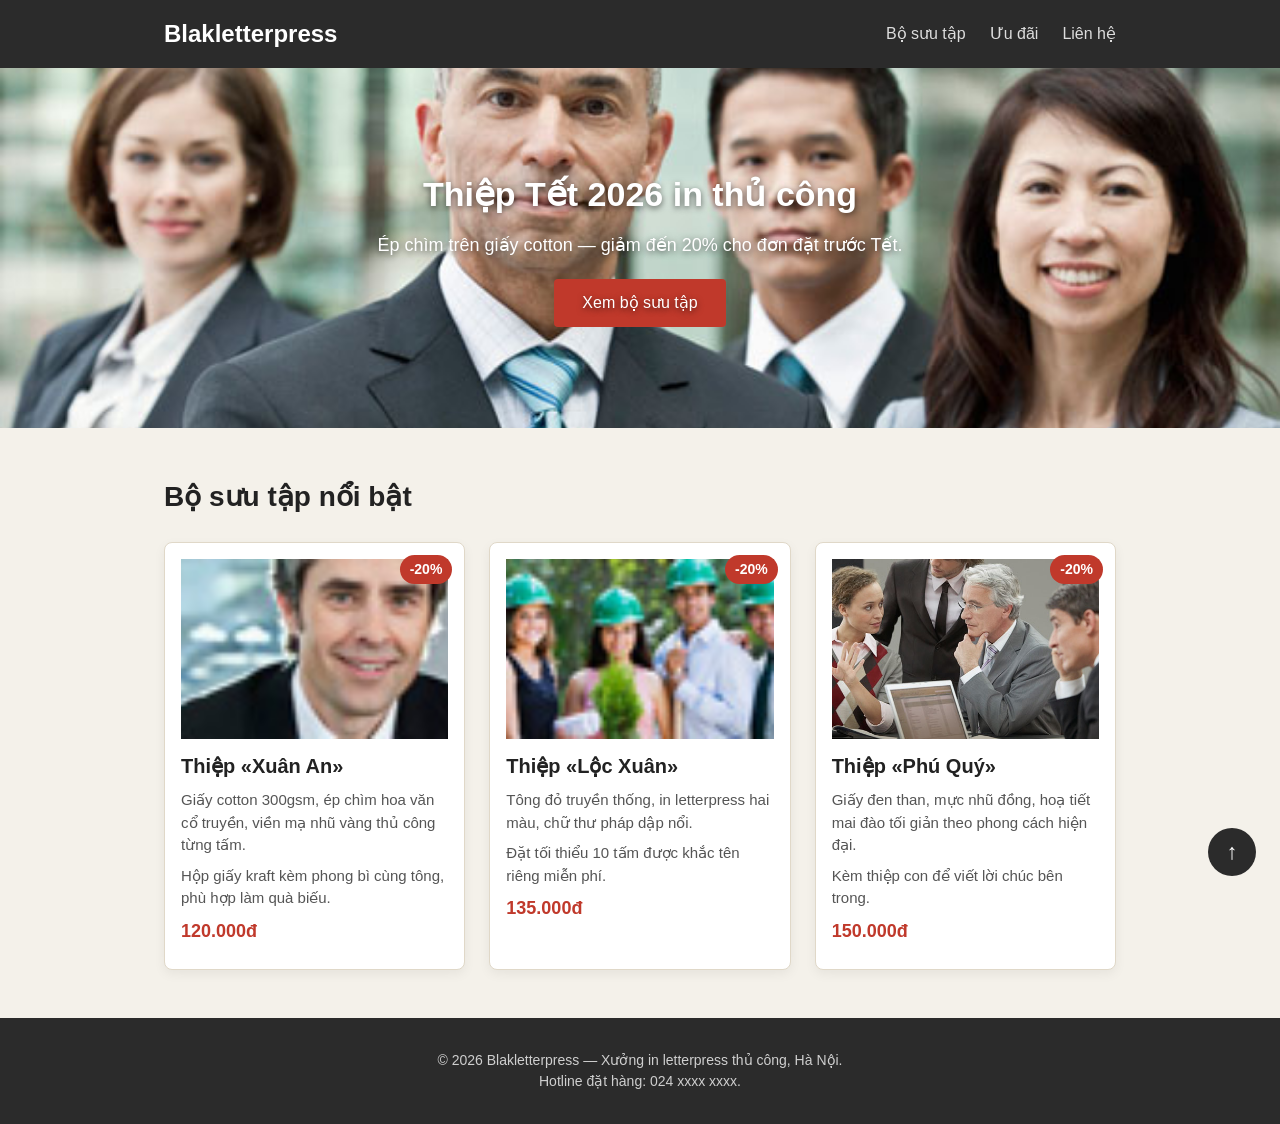
<file: baitap/css-exercises/bai-1/trang.html>
<!DOCTYPE html>
<html lang="vi">
<head>
	<meta charset="UTF-8">
	<meta name="viewport" content="width=device-width, initial-scale=1.0">
	<title>Khuyến mãi thiệp Tết 2026 — Blakletterpress</title>
	<link rel="stylesheet" href="style-loi.css">
</head>
<body>
	<header class="site-header">
		<div class="header-inner">
			<a href="#" class="brand">Blakletterpress</a>
			<nav class="main-nav">
				<ul>
					<li><a href="#bo-suu-tap">Bộ sưu tập</a></li>
					<li><a href="#uu-dai">Ưu đãi</a></li>
					<li><a href="#lien-he">Liên hệ</a></li>
				</ul>
			</nav>
		</div>
	</header>

	<section class="hero">
		<img class="hero-bg" src="./images/team-large.jpg" alt="Xưởng in letterpress Blakletterpress">
		<div class="hero-overlay">
			<h1>Thiệp Tết 2026 in thủ công</h1>
			<p>Ép chìm trên giấy cotton — giảm đến 20% cho đơn đặt trước Tết.</p>
			<a href="#bo-suu-tap" class="hero-btn">Xem bộ sưu tập</a>
		</div>
	</section>

	<main>
		<section id="bo-suu-tap" class="products">
			<h2>Bộ sưu tập nổi bật</h2>
			<div class="card-list">

				<article class="card">
					<span class="badge">-20%</span>
					<img src="./images/smiling.jpg" alt="Thiệp Xuân An">
					<div class="card-body">
						<h3>Thiệp &laquo;Xuân An&raquo;</h3>
						<p>Giấy cotton 300gsm, ép chìm hoa văn cổ truyền, viền mạ nhũ vàng thủ công từng tấm.</p>
						<p>Hộp giấy kraft kèm phong bì cùng tông, phù hợp làm quà biếu.</p>
						<p class="price">120.000đ</p>
					</div>
				</article>

				<article class="card">
					<span class="badge">-20%</span>
					<img src="./images/ecofriends.jpg" alt="Thiệp Lộc Xuân">
					<div class="card-body">
						<h3>Thiệp &laquo;Lộc Xuân&raquo;</h3>
						<p>Tông đỏ truyền thống, in letterpress hai màu, chữ thư pháp dập nổi.</p>
						<p>Đặt tối thiểu 10 tấm được khắc tên riêng miễn phí.</p>
						<p class="price">135.000đ</p>
					</div>
				</article>

				<article class="card">
					<span class="badge">-20%</span>
					<img src="./images/meeting.jpg" alt="Thiệp Phú Quý">
					<div class="card-body">
						<h3>Thiệp &laquo;Phú Quý&raquo;</h3>
						<p>Giấy đen than, mực nhũ đồng, hoạ tiết mai đào tối giản theo phong cách hiện đại.</p>
						<p>Kèm thiệp con để viết lời chúc bên trong.</p>
						<p class="price">150.000đ</p>
					</div>
				</article>

			</div>
		</section>
	</main>

	<a href="#" class="back-to-top" aria-label="Lên đầu trang">↑</a>

	<footer id="lien-he" class="site-footer">
		<p>© 2026 Blakletterpress — Xưởng in letterpress thủ công, Hà Nội.</p>
		<p>Hotline đặt hàng: 024&nbsp;xxxx&nbsp;xxxx.</p>
	</footer>
</body>
</html>
</file>
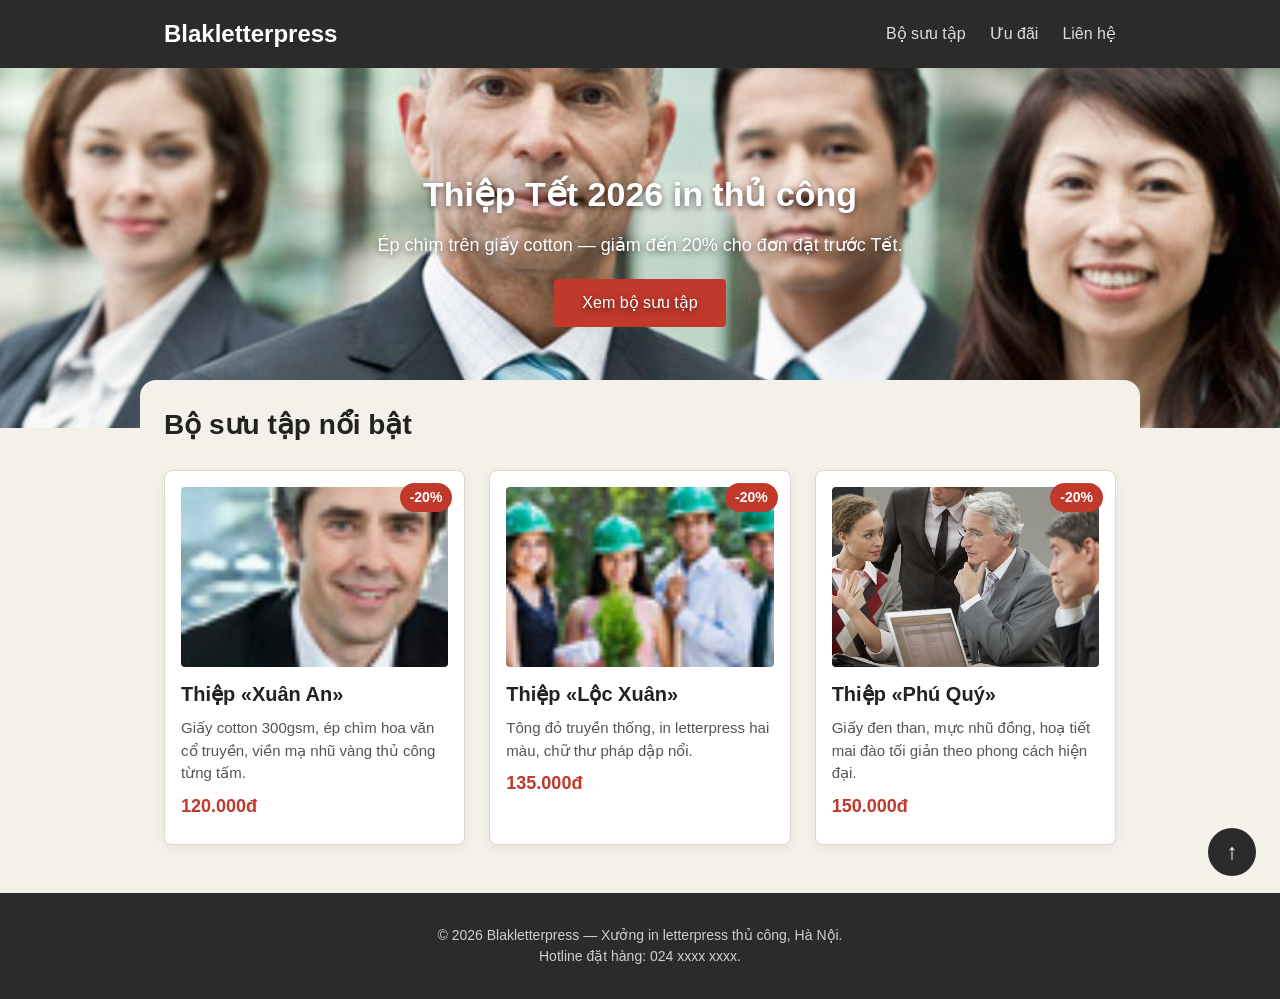
<file: baitap/css-exercises/bai-2/trang.html>
<!DOCTYPE html>
<html lang="vi">
<head>
	<meta charset="UTF-8">
	<meta name="viewport" content="width=device-width, initial-scale=1.0">
	<title>Khuyến mãi thiệp Tết 2026 — Blakletterpress</title>
	<link rel="stylesheet" href="style-loi.css">
</head>
<body>
	<div class="page">
		<header class="site-header">
			<div class="header-inner">
				<a href="#" class="brand">Blakletterpress</a>
				<nav class="main-nav">
					<ul>
						<li><a href="#bo-suu-tap">Bộ sưu tập</a></li>
						<li><a href="#uu-dai">Ưu đãi</a></li>
						<li><a href="#lien-he">Liên hệ</a></li>
					</ul>
				</nav>
			</div>
		</header>

		<section class="hero">
			<img class="hero-bg" src="./images/team-large.jpg" alt="Xưởng in letterpress Blakletterpress">
			<div class="hero-overlay">
				<h1>Thiệp Tết 2026 in thủ công</h1>
				<p>Ép chìm trên giấy cotton — giảm đến 20% cho đơn đặt trước Tết.</p>
				<a href="#bo-suu-tap" class="hero-btn">Xem bộ sưu tập</a>
			</div>
		</section>

		<main>
			<section id="bo-suu-tap" class="products">
				<h2>Bộ sưu tập nổi bật</h2>
				<div class="card-list">

					<article class="card">
						<span class="badge">-20%</span>
						<img src="./images/smiling.jpg" alt="Thiệp Xuân An">
						<div class="card-body">
							<h3>Thiệp &laquo;Xuân An&raquo;</h3>
							<p>Giấy cotton 300gsm, ép chìm hoa văn cổ truyền, viền mạ nhũ vàng thủ công từng tấm.</p>
							<p class="price">120.000đ</p>
						</div>
					</article>

					<article class="card">
						<span class="badge">-20%</span>
						<img src="./images/ecofriends.jpg" alt="Thiệp Lộc Xuân">
						<div class="card-body">
							<h3>Thiệp &laquo;Lộc Xuân&raquo;</h3>
							<p>Tông đỏ truyền thống, in letterpress hai màu, chữ thư pháp dập nổi.</p>
							<p class="price">135.000đ</p>
						</div>
					</article>

					<article class="card">
						<span class="badge">-20%</span>
						<img src="./images/meeting.jpg" alt="Thiệp Phú Quý">
						<div class="card-body">
							<h3>Thiệp &laquo;Phú Quý&raquo;</h3>
							<p>Giấy đen than, mực nhũ đồng, hoạ tiết mai đào tối giản theo phong cách hiện đại.</p>
							<p class="price">150.000đ</p>
						</div>
					</article>

				</div>
			</section>
		</main>

		<a href="#" class="back-to-top" aria-label="Lên đầu trang">↑</a>

		<footer id="lien-he" class="site-footer">
			<p>© 2026 Blakletterpress — Xưởng in letterpress thủ công, Hà Nội.</p>
			<p>Hotline đặt hàng: 024&nbsp;xxxx&nbsp;xxxx.</p>
		</footer>
	</div>
</body>
</html>
</file>
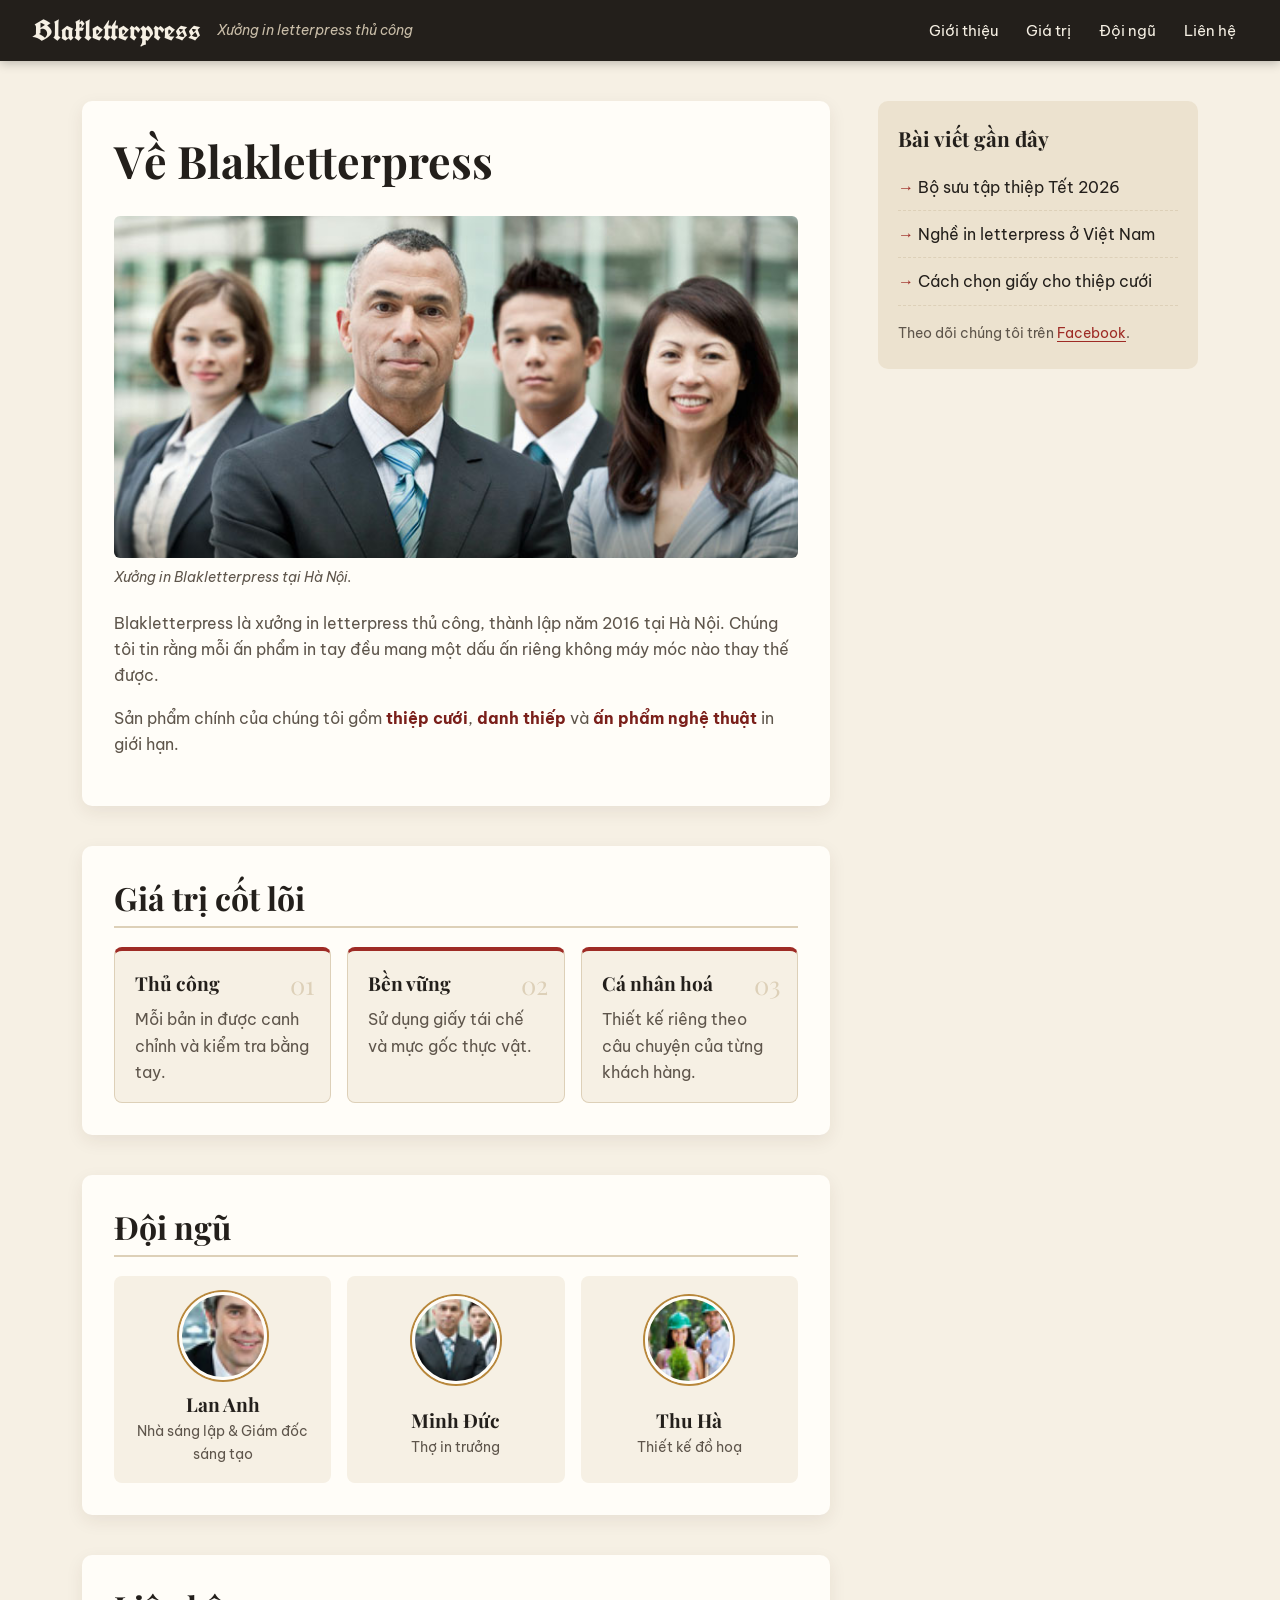
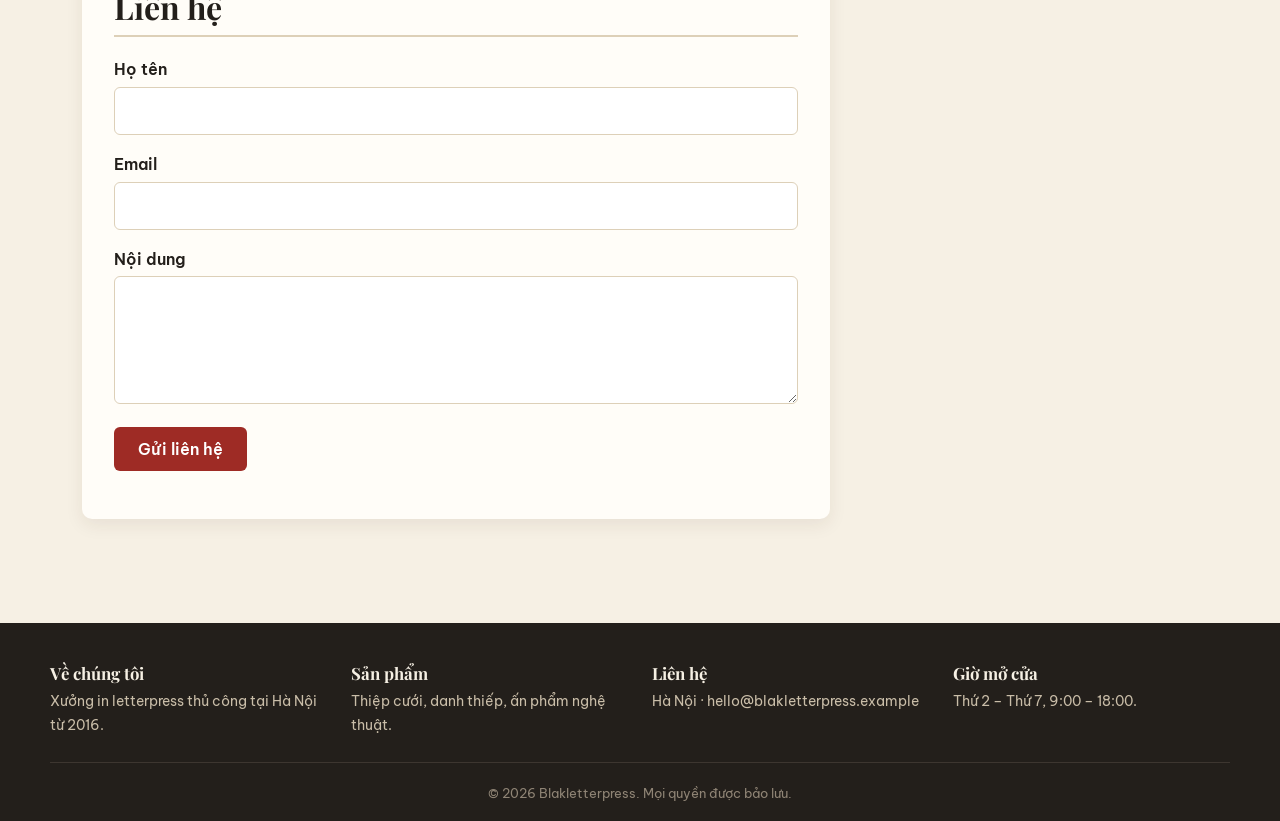
<file: baitap/css-exercises/bai-4/trang-goc.html>
<!DOCTYPE html>
<html lang="vi">
<head>
	<meta charset="UTF-8">
	<meta name="viewport" content="width=device-width, initial-scale=1.0">
	<meta name="description" content="Giới thiệu Blakletterpress — xưởng in letterpress thủ công tại Hà Nội.">
	<title>Giới thiệu — Blakletterpress</title>

	<!-- SV (Hoạt động 1): tạo file style.css trong cùng thư mục và giữ dòng <link> dưới đây. -->
	<link rel="stylesheet" href="style.css">
</head>
<body>

	<header class="site-header">
		<a href="#" class="site-name">Blakletterpress</a>
		<p class="tagline">Xưởng in letterpress thủ công</p>
		<nav class="main-nav" aria-label="Chính">
			<ul>
				<li><a href="#gioi-thieu">Giới thiệu</a></li>
				<li><a href="#gia-tri">Giá trị</a></li>
				<li><a href="#doi-ngu">Đội ngũ</a></li>
				<li><a href="#lien-he">Liên hệ</a></li>
			</ul>
		</nav>
	</header>

	<div class="layout">
		<main>

			<article id="gioi-thieu">
				<h1>Về Blakletterpress</h1>

				<figure>
					<img src="./images/team-large.jpg" alt="Đội ngũ Blakletterpress tại xưởng in">
					<figcaption>Xưởng in Blakletterpress tại Hà Nội.</figcaption>
				</figure>

				<p>
					Blakletterpress là xưởng in letterpress thủ công, thành lập năm 2016 tại Hà Nội.
					Chúng tôi tin rằng mỗi ấn phẩm in tay đều mang một dấu ấn riêng không máy móc nào thay thế được.
				</p>
				<p>
					Sản phẩm chính của chúng tôi gồm <strong>thiệp cưới</strong>, <strong>danh thiếp</strong>
					và <strong>ấn phẩm nghệ thuật</strong> in giới hạn.
				</p>
			</article>

			<section id="gia-tri">
				<h2>Giá trị cốt lõi</h2>
				<ul class="value-list">
					<li class="value-card">
						<h3>Thủ công</h3>
						<p>Mỗi bản in được canh chỉnh và kiểm tra bằng tay.</p>
					</li>
					<li class="value-card">
						<h3>Bền vững</h3>
						<p>Sử dụng giấy tái chế và mực gốc thực vật.</p>
					</li>
					<li class="value-card">
						<h3>Cá nhân hoá</h3>
						<p>Thiết kế riêng theo câu chuyện của từng khách hàng.</p>
					</li>
				</ul>
			</section>

			<section id="doi-ngu">
				<h2>Đội ngũ</h2>
				<ul class="team-list">
					<li class="member">
						<img src="./images/smiling.jpg" alt="Chân dung Lan Anh">
						<h3>Lan Anh</h3>
						<p>Nhà sáng lập &amp; Giám đốc sáng tạo</p>
					</li>
					<li class="member">
						<img src="./images/team.jpg" alt="Chân dung Minh Đức">
						<h3>Minh Đức</h3>
						<p>Thợ in trưởng</p>
					</li>
					<li class="member">
						<img src="./images/ecofriends.jpg" alt="Chân dung Thu Hà">
						<h3>Thu Hà</h3>
						<p>Thiết kế đồ hoạ</p>
					</li>
				</ul>
			</section>

			<section id="lien-he">
				<h2>Liên hệ</h2>
				<form action="#" method="post" class="contact-form">
					<p>
						<label for="ten">Họ tên</label><br>
						<input type="text" id="ten" name="ten" required>
					</p>
					<p>
						<label for="email">Email</label><br>
						<input type="email" id="email" name="email" required>
					</p>
					<p>
						<label for="noidung">Nội dung</label><br>
						<textarea id="noidung" name="noidung" rows="4"></textarea>
					</p>
					<p>
						<button type="submit">Gửi liên hệ</button>
					</p>
				</form>
			</section>

		</main>

		<aside class="sidebar">
			<h2>Bài viết gần đây</h2>
			<ul class="recent">
				<li><a href="#">Bộ sưu tập thiệp Tết 2026</a></li>
				<li><a href="#">Nghề in letterpress ở Việt Nam</a></li>
				<li><a href="#">Cách chọn giấy cho thiệp cưới</a></li>
			</ul>
			<p>
				Theo dõi chúng tôi trên
				<a href="https://facebook.com" target="_blank" rel="noopener">Facebook</a>.
			</p>
		</aside>
	</div>

	<footer class="site-footer">
		<ul class="footer-cols">
			<li>
				<h3>Về chúng tôi</h3>
				<p>Xưởng in letterpress thủ công tại Hà Nội từ 2016.</p>
			</li>
			<li>
				<h3>Sản phẩm</h3>
				<p>Thiệp cưới, danh thiếp, ấn phẩm nghệ thuật.</p>
			</li>
			<li>
				<h3>Liên hệ</h3>
				<p>Hà Nội · hello@blakletterpress.example</p>
			</li>
			<li>
				<h3>Giờ mở cửa</h3>
				<p>Thứ 2 – Thứ 7, 9:00 – 18:00.</p>
			</li>
		</ul>
		<p class="copyright"><small>© 2026 Blakletterpress. Mọi quyền được bảo lưu.</small></p>
	</footer>

</body>
</html>
</file>
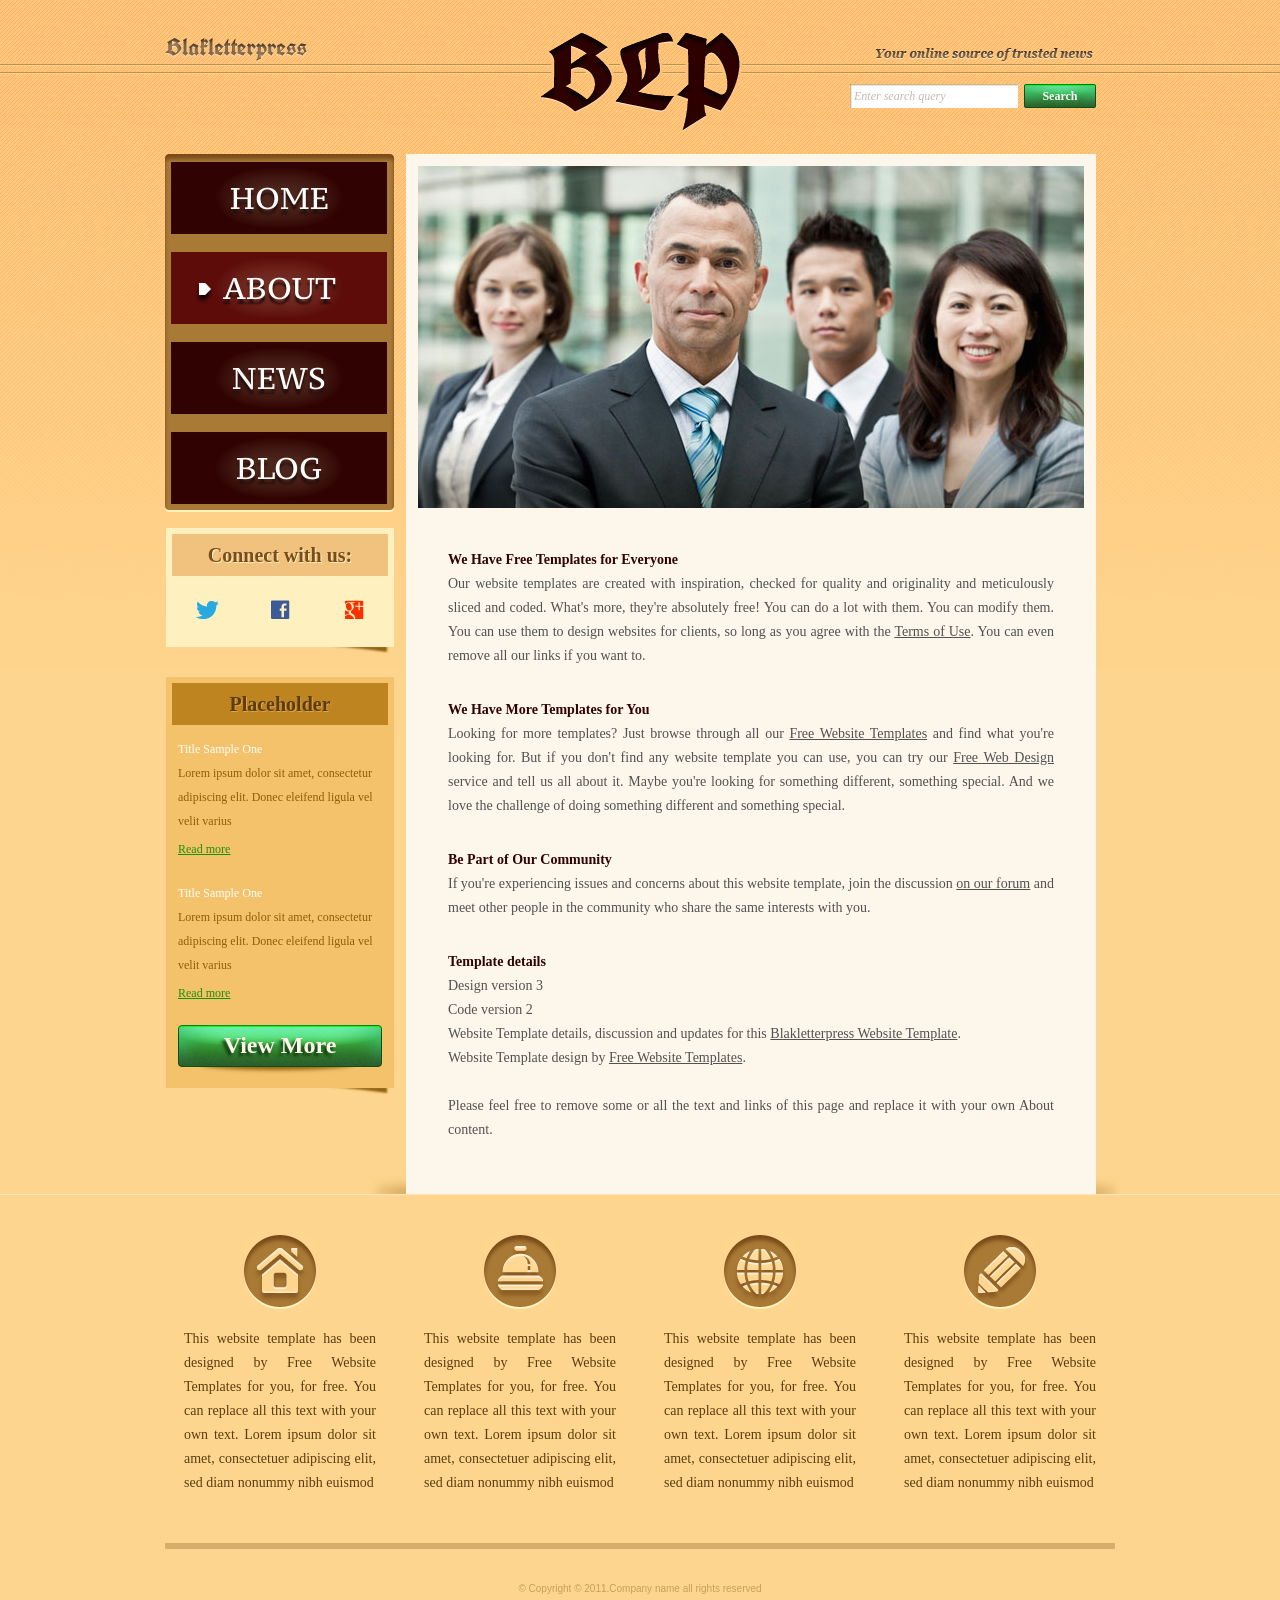
<file: baitap/js-exercises/bai-2/about.html>
<!DOCTYPE html>
<!-- Website template by freewebsitetemplates.com -->
<html>
<head>
	<meta charset="UTF-8">
	<title>About - Blakletterpress Website Template</title>
	<link rel="stylesheet" href="css/style.css" type="text/css">
</head>
<body>
	<div id="page">
		<div id="header">
			<div id="motto">
				<a href="index.html" class="sitename"><img src="images/blakletterpress.png" height="24" width="142" alt="SiteName"></a>
				<p>
					<img src="images/header-text.png" height="14" width="218" alt="Text">
				</p>
			</div>
			<div id="logo">
				<a href="index.html"><img src="images/logo.png" alt="LOGO"></a>
			</div>
			<div id="searchbar">
				<form action="#" method="post">
					<input type="text" value="Enter search query" class="txtfield" onBlur="javascript:if(this.value==''){this.value=this.defaultValue;}" onFocus="javascript:if(this.value==this.defaultValue){this.value='';}">
					<input type="submit" value="Search" class="btn">
				</form>
			</div>
		</div>
		<div id="contents">
			<div id="main">
				<div id="gallery">
					<div>
						<img src="images/team-large.jpg" alt="Img">
					</div>
				</div>
				<div id="about" class="body">
					<h4>We Have Free Templates for Everyone</h4>
					<p>
						Our website templates are created with inspiration, checked for quality and originality and meticulously sliced and coded. What's more, they're absolutely free! You can do a lot with them. You can modify them. You can use them to design websites for clients, so long as you agree with the <a href="http://www.freewebsitetemplates.com/about/terms/">Terms of Use</a>. You can even remove all our links if you want to.
					</p>
					<h4>We Have More Templates for You</h4>
					<p>
						Looking for more templates? Just browse through all our <a href="http://www.freewebsitetemplates.com/">Free Website Templates</a> and find what you're looking for. But if you don't find any website template you can use, you can try our <a href="http://www.freewebsitetemplates.com/freewebdesign/">Free Web Design</a> service and tell us all about it. Maybe you're looking for something different, something special. And we love the challenge of doing something different and something special.
					</p>
					<h4>Be Part of Our Community</h4>
					<p>
						If you're experiencing issues and concerns about this website template, join the discussion <a href="http://www.freewebsitetemplates.com/forums/">on our forum</a> and meet other people in the community who share the same interests with you.
					</p>
					<h4>Template details</h4>
					<p>
						Design version 3<br> Code version 2<br> Website Template details, discussion and updates for this <a href="http://www.freewebsitetemplates.com/forums/f18/">Blakletterpress Website Template</a>.<br> Website Template design by <a href="http://www.freewebsitetemplates.com/">Free Website Templates</a>.<br><br> Please feel free to remove some or all the text and links of this page and replace it with your own About content.
					</p>
				</div>
			</div>
			<div id="sidebar">
				<div id="navigation">
					<div>
						<ul>
							<li>
								<a href="index.html">Home</a>
							</li>
							<li class="selected">
								<a href="about.html">About</a>
							</li>
							<li>
								<a href="news.html">News</a>
							</li>
							<li>
								<a href="blog.html">Blog</a>
							</li>
						</ul>
					</div>
				</div>
				<div class="section">
					<div id="connect">
						<h2>Connect with us:</h2>
						<a href="http://freewebsitetemplates.com/go/twitter/" target="_blank" class="twitter"></a> <a href="http://freewebsitetemplates.com/go/facebook/" target="_blank" class="facebook"></a> <a href="http://freewebsitetemplates.com/go/googleplus/" target="_blank" class="googleplus"></a>
					</div>
				</div>
				<div class="section">
					<div id="posts">
						<h2>Placeholder</h2>
						<ul>
							<li>
								<h5>Title Sample One</h5>
								<p>
									Lorem ipsum dolor sit amet, consectetur adipiscing elit. Donec eleifend ligula vel velit varius
								</p>
								<a href="news.html" class="more">Read more</a>
							</li>
							<li>
								<h5>Title Sample One</h5>
								<p>
									Lorem ipsum dolor sit amet, consectetur adipiscing elit. Donec eleifend ligula vel velit varius
								</p>
								<a href="news.html" class="more">Read more</a>
							</li>
						</ul>
						<a href="news.html" class="btn2">View More</a>
					</div>
				</div>
			</div>
		</div>
		<div id="footer">
			<div>
				<ul id="featured">
					<li>
						<a href="index.html" class="home"></a>
						<p>
							This website template has been designed by Free Website Templates for you, for free. You can replace all this text with your own text. Lorem ipsum dolor sit amet, consectetuer adipiscing elit, sed diam nonummy nibh euismod
						</p>
					</li>
					<li>
						<a href="index.html" class="bell"></a>
						<p>
							This website template has been designed by Free Website Templates for you, for free. You can replace all this text with your own text. Lorem ipsum dolor sit amet, consectetuer adipiscing elit, sed diam nonummy nibh euismod
						</p>
					</li>
					<li>
						<a href="index.html" class="globe"></a>
						<p>
							This website template has been designed by Free Website Templates for you, for free. You can replace all this text with your own text. Lorem ipsum dolor sit amet, consectetuer adipiscing elit, sed diam nonummy nibh euismod
						</p>
					</li>
					<li>
						<a href="index.html" class="pencil"></a>
						<p>
							This website template has been designed by Free Website Templates for you, for free. You can replace all this text with your own text. Lorem ipsum dolor sit amet, consectetuer adipiscing elit, sed diam nonummy nibh euismod
						</p>
					</li>
					</li>
				</ul>
				<p id="footnote">
					© Copyright © 2011.Company name all rights reserved
				</p>
			</div>
		</div>
	</div>
</body>
</html>
</file>
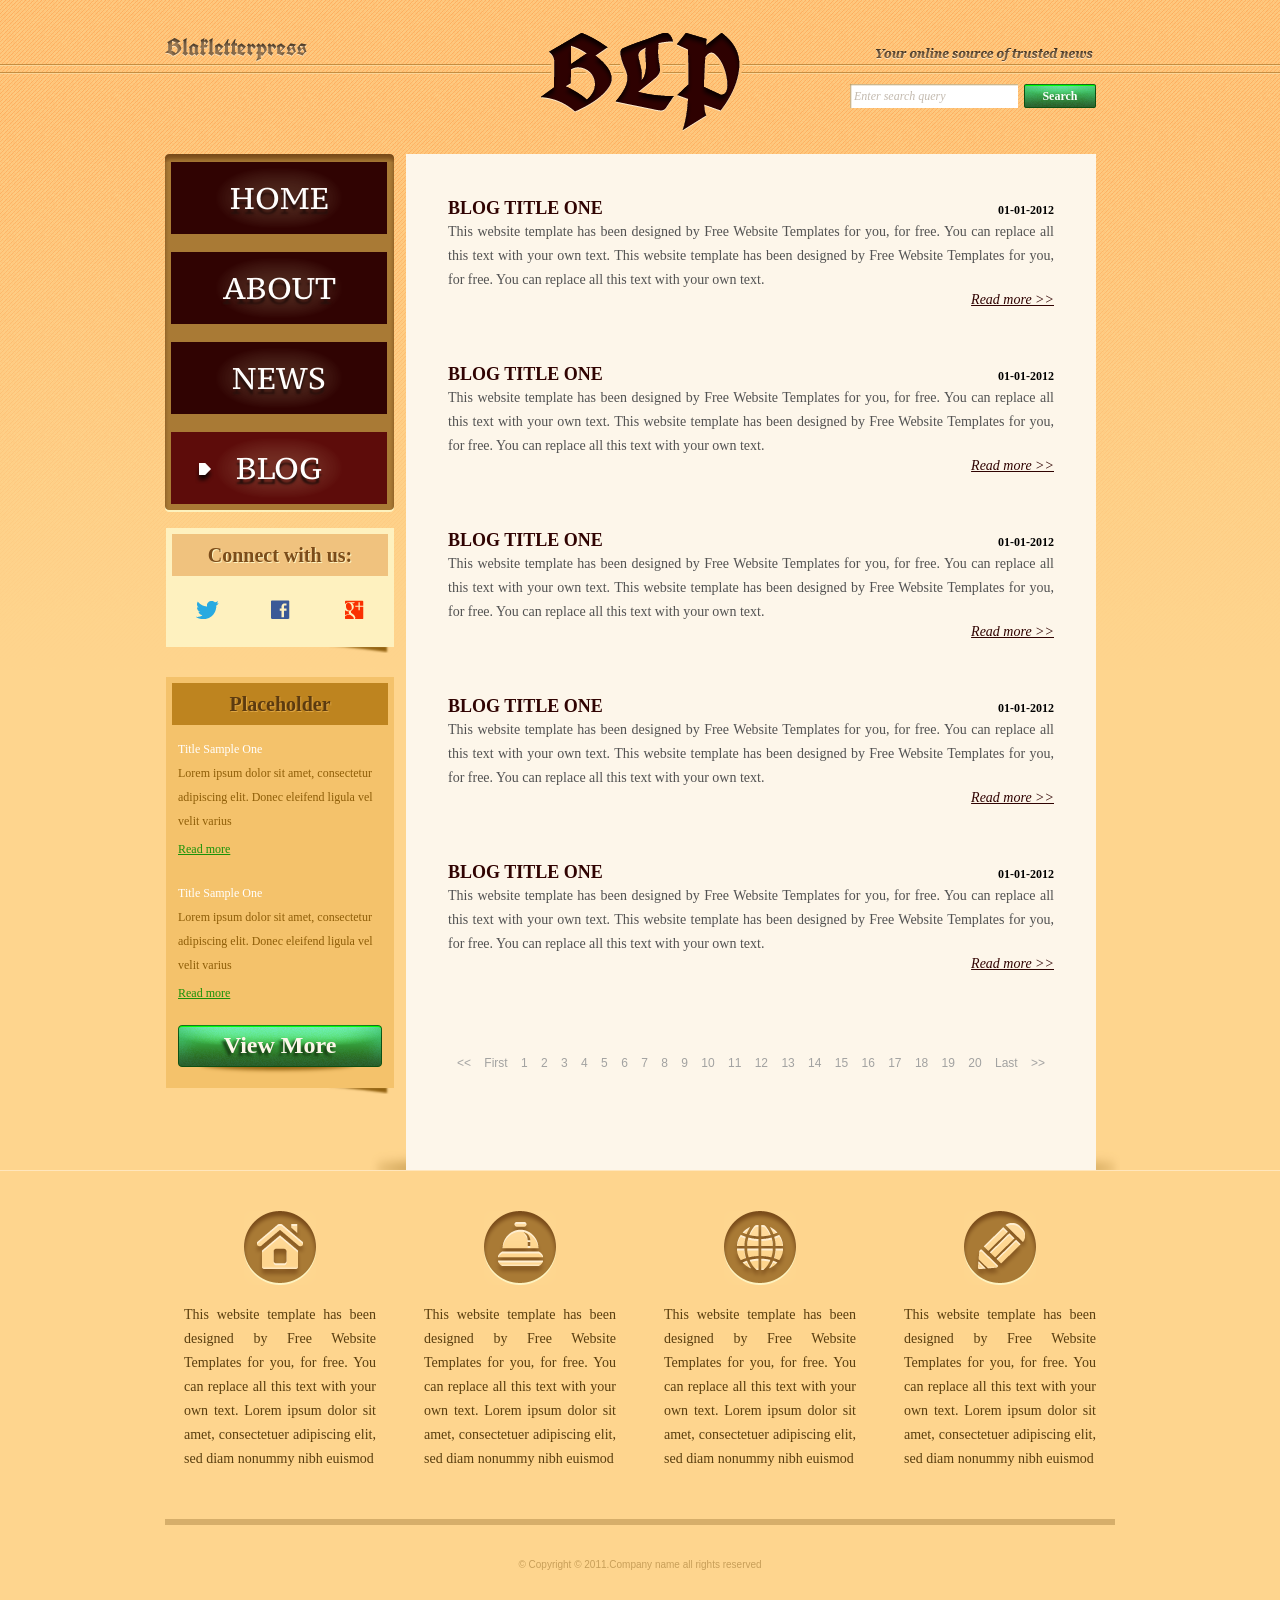
<file: baitap/js-exercises/bai-2/blog.html>
<!DOCTYPE html>
<!-- Website template by freewebsitetemplates.com -->
<html>
<head>
	<meta charset="UTF-8">
	<title>Blog - Blakletterpress Website Template</title>
	<link rel="stylesheet" href="css/style.css" type="text/css">
</head>
<body>
	<div id="page">
		<div id="header">
			<div id="motto">
				<a href="index.html" class="sitename"><img src="images/blakletterpress.png" height="24" width="142" alt="SiteName"></a>
				<p>
					<img src="images/header-text.png" height="14" width="218" alt="Text">
				</p>
			</div>
			<div id="logo">
				<a href="index.html"><img src="images/logo.png" alt="LOGO"></a>
			</div>
			<div id="searchbar">
				<form action="#" method="post">
					<input type="text" value="Enter search query" class="txtfield" onBlur="javascript:if(this.value==''){this.value=this.defaultValue;}" onFocus="javascript:if(this.value==this.defaultValue){this.value='';}">
					<input type="submit" value="Search" class="btn">
				</form>
			</div>
		</div>
		<div id="contents">
			<div id="main">
				<div class="body">
					<ul id="list">
						<li>
							<span class="time">01-01-2012</span>
							<h3>BLOG TITLE ONE</h3>
							<p>
								This website template has been designed by Free Website Templates for you, for free. You can replace all this text with your own text. This website template has been designed by Free Website Templates for you, for free. You can replace all this text with your own text.
							</p>
							<a href="blog.html" class="more">Read more >></a>
						</li>
						<li>
							<span class="time">01-01-2012</span>
							<h3>BLOG TITLE ONE</h3>
							<p>
								This website template has been designed by Free Website Templates for you, for free. You can replace all this text with your own text. This website template has been designed by Free Website Templates for you, for free. You can replace all this text with your own text.
							</p>
							<a href="blog.html" class="more">Read more >></a>
						</li>
						<li>
							<span class="time">01-01-2012</span>
							<h3>BLOG TITLE ONE</h3>
							<p>
								This website template has been designed by Free Website Templates for you, for free. You can replace all this text with your own text. This website template has been designed by Free Website Templates for you, for free. You can replace all this text with your own text.
							</p>
							<a href="blog.html" class="more">Read more >></a>
						</li>
						<li>
							<span class="time">01-01-2012</span>
							<h3>BLOG TITLE ONE</h3>
							<p>
								This website template has been designed by Free Website Templates for you, for free. You can replace all this text with your own text. This website template has been designed by Free Website Templates for you, for free. You can replace all this text with your own text.
							</p>
							<a href="blog.html" class="more">Read more >></a>
						</li>
						<li>
							<span class="time">01-01-2012</span>
							<h3>BLOG TITLE ONE</h3>
							<p>
								This website template has been designed by Free Website Templates for you, for free. You can replace all this text with your own text. This website template has been designed by Free Website Templates for you, for free. You can replace all this text with your own text.
							</p>
							<a href="blog.html" class="more">Read more >></a>
						</li>
					</ul>
					<div id="pagination">
						<a href="blog.html">&lt;&lt;</a> <a href="blog.html">First</a> <a href="blog.html">1</a> <a href="blog.html">2</a> <a href="blog.html">3</a> <a href="blog.html">4</a> <a href="blog.html">5</a> <a href="blog.html">6</a> <a href="blog.html">7</a> <a href="blog.html">8</a> <a href="blog.html">9</a> <a href="blog.html">10</a> <a href="blog.html">11</a> <a href="blog.html">12</a> <a href="blog.html">13</a> <a href="blog.html">14</a> <a href="blog.html">15</a> <a href="blog.html">16</a> <a href="blog.html">17</a> <a href="blog.html">18</a> <a href="blog.html">19</a> <a href="blog.html">20</a> <a href="blog.html">Last</a> <a href="blog.html">&gt;&gt;</a>
					</div>
				</div>
			</div>
			<div id="sidebar">
				<div id="navigation">
					<div>
						<ul>
							<li>
								<a href="index.html">Home</a>
							</li>
							<li>
								<a href="about.html">About</a>
							</li>
							<li>
								<a href="news.html">News</a>
							</li>
							<li class="selected">
								<a href="blog.html">Blog</a>
							</li>
						</ul>
					</div>
				</div>
				<div class="section">
					<div id="connect">
						<h2>Connect with us:</h2>
						<a href="http://freewebsitetemplates.com/go/twitter/" target="_blank" class="twitter"></a> <a href="http://freewebsitetemplates.com/go/facebook/" target="_blank" class="facebook"></a> <a href="http://freewebsitetemplates.com/go/googleplus/" target="_blank" class="googleplus"></a>
					</div>
				</div>
				<div class="section">
					<div id="posts">
						<h2>Placeholder</h2>
						<ul>
							<li>
								<h5>Title Sample One</h5>
								<p>
									Lorem ipsum dolor sit amet, consectetur adipiscing elit. Donec eleifend ligula vel velit varius
								</p>
								<a href="news.html" class="more">Read more</a>
							</li>
							<li>
								<h5>Title Sample One</h5>
								<p>
									Lorem ipsum dolor sit amet, consectetur adipiscing elit. Donec eleifend ligula vel velit varius
								</p>
								<a href="news.html" class="more">Read more</a>
							</li>
						</ul>
						<a href="news.html" class="btn2">View More</a>
					</div>
				</div>
			</div>
		</div>
		<div id="footer">
			<div>
				<ul id="featured">
					<li>
						<a href="index.html" class="home"></a>
						<p>
							This website template has been designed by Free Website Templates for you, for free. You can replace all this text with your own text. Lorem ipsum dolor sit amet, consectetuer adipiscing elit, sed diam nonummy nibh euismod
						</p>
					</li>
					<li>
						<a href="index.html" class="bell"></a>
						<p>
							This website template has been designed by Free Website Templates for you, for free. You can replace all this text with your own text. Lorem ipsum dolor sit amet, consectetuer adipiscing elit, sed diam nonummy nibh euismod
						</p>
					</li>
					<li>
						<a href="index.html" class="globe"></a>
						<p>
							This website template has been designed by Free Website Templates for you, for free. You can replace all this text with your own text. Lorem ipsum dolor sit amet, consectetuer adipiscing elit, sed diam nonummy nibh euismod
						</p>
					</li>
					<li>
						<a href="index.html" class="pencil"></a>
						<p>
							This website template has been designed by Free Website Templates for you, for free. You can replace all this text with your own text. Lorem ipsum dolor sit amet, consectetuer adipiscing elit, sed diam nonummy nibh euismod
						</p>
					</li>
				</ul>
				<p id="footnote">
					© Copyright © 2011.Company name all rights reserved
				</p>
			</div>
		</div>
	</div>
</body>
</html>
</file>
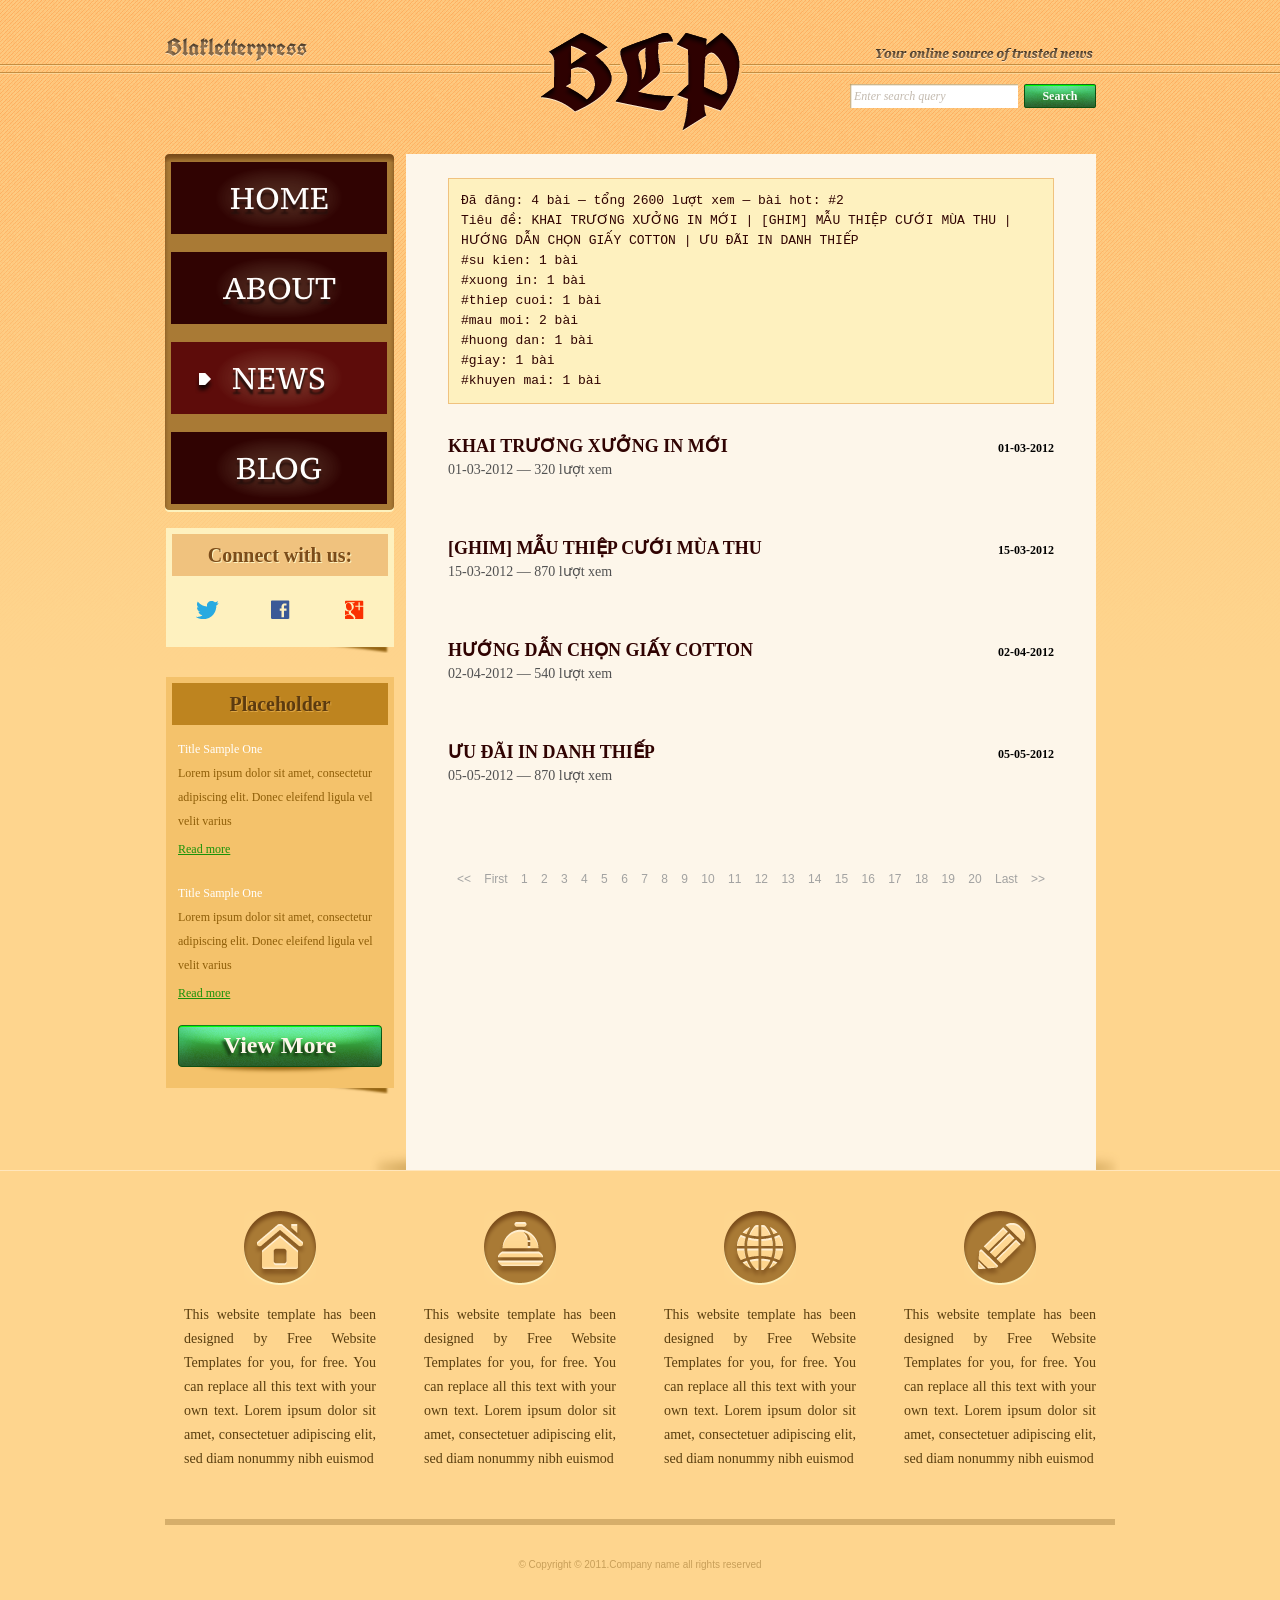
<file: baitap/js-exercises/bai-2/news.html>
<!DOCTYPE html>
<!-- Website template by freewebsitetemplates.com -->
<html>
<head>
	<meta charset="UTF-8">
	<title>Bài A – Tin tức từ JSON | Blakletterpress</title>
	<link rel="stylesheet" href="css/style.css" type="text/css">
	<link rel="stylesheet" href="css/bai-js.css" type="text/css">
</head>
<body>
	<div id="page">
		<div id="header">
			<div id="motto">
				<a href="index.html" class="sitename"><img src="images/blakletterpress.png" height="24" width="142" alt="SiteName"></a>
				<p>
					<img src="images/header-text.png" height="14" width="218" alt="Text">
				</p>
			</div>
			<div id="logo">
				<a href="index.html"><img src="images/logo.png" alt="LOGO"></a>
			</div>
			<div id="searchbar">
				<form action="#" method="post">
					<input type="text" value="Enter search query" class="txtfield" onBlur="javascript:if(this.value==''){this.value=this.defaultValue;}" onFocus="javascript:if(this.value==this.defaultValue){this.value='';}">
					<input type="submit" value="Search" class="btn">
				</form>
			</div>
		</div>
		<div id="contents">
			<div id="main">
				<div class="body">
					<pre id="ket-qua"></pre>
					<ul id="list">
						<li>
							<span class="time">01-01-2012</span>
							<h3>NEWS TITLE ONE</h3>
							<p>
								This website template has been designed by Free Website Templates for you, for free. You can replace all this text with your own text. This website template has been designed by Free Website Templates for you, for free. You can replace all this text with your own text.
							</p>
							<a href="news.html" class="more">Read more >></a>
						</li>
						<li>
							<span class="time">01-01-2012</span>
							<h3>NEWS TITLE ONE</h3>
							<p>
								This website template has been designed by Free Website Templates for you, for free. You can replace all this text with your own text. This website template has been designed by Free Website Templates for you, for free. You can replace all this text with your own text.
							</p>
							<a href="news.html" class="more">Read more >></a>
						</li>
						<li>
							<span class="time">01-01-2012</span>
							<h3>NEWS TITLE ONE</h3>
							<p>
								This website template has been designed by Free Website Templates for you, for free. You can replace all this text with your own text. This website template has been designed by Free Website Templates for you, for free. You can replace all this text with your own text.
							</p>
							<a href="news.html" class="more">Read more >></a>
						</li>
						<li>
							<span class="time">01-01-2012</span>
							<h3>NEWS TITLE ONE</h3>
							<p>
								This website template has been designed by Free Website Templates for you, for free. You can replace all this text with your own text. This website template has been designed by Free Website Templates for you, for free. You can replace all this text with your own text.
							</p>
							<a href="news.html" class="more">Read more >></a>
						</li>
						<li>
							<span class="time">01-01-2012</span>
							<h3>NEWS TITLE ONE</h3>
							<p>
								This website template has been designed by Free Website Templates for you, for free. You can replace all this text with your own text. This website template has been designed by Free Website Templates for you, for free. You can replace all this text with your own text.
							</p>
							<a href="news.html" class="more">Read more >></a>
						</li>
					</ul>
					<div id="pagination">
						<a href="news.html">&lt;&lt;</a> <a href="news.html">First</a> <a href="news.html">1</a> <a href="news.html">2</a> <a href="news.html">3</a> <a href="news.html">4</a> <a href="news.html">5</a> <a href="news.html">6</a> <a href="news.html">7</a> <a href="news.html">8</a> <a href="news.html">9</a> <a href="news.html">10</a> <a href="news.html">11</a> <a href="news.html">12</a> <a href="news.html">13</a> <a href="news.html">14</a> <a href="news.html">15</a> <a href="news.html">16</a> <a href="news.html">17</a> <a href="news.html">18</a> <a href="news.html">19</a> <a href="news.html">20</a> <a href="news.html">Last</a> <a href="news.html">&gt;&gt;</a>
					</div>
				</div>
			</div>
			<div id="sidebar">
				<div id="navigation">
					<div>
						<ul>
							<li>
								<a href="index.html">Home</a>
							</li>
							<li>
								<a href="about.html">About</a>
							</li>
							<li class="selected">
								<a href="news.html">News</a>
							</li>
							<li>
								<a href="blog.html">Blog</a>
							</li>
						</ul>
					</div>
				</div>
				<div class="section">
					<div id="connect">
						<h2>Connect with us:</h2>
						<a href="http://freewebsitetemplates.com/go/twitter/" target="_blank" class="twitter"></a> <a href="http://freewebsitetemplates.com/go/facebook/" target="_blank" class="facebook"></a> <a href="http://freewebsitetemplates.com/go/googleplus/" target="_blank" class="googleplus"></a>
					</div>
				</div>
				<div class="section">
					<div id="posts">
						<h2>Placeholder</h2>
						<ul>
							<li>
								<h5>Title Sample One</h5>
								<p>
									Lorem ipsum dolor sit amet, consectetur adipiscing elit. Donec eleifend ligula vel velit varius
								</p>
								<a href="news.html" class="more">Read more</a>
							</li>
							<li>
								<h5>Title Sample One</h5>
								<p>
									Lorem ipsum dolor sit amet, consectetur adipiscing elit. Donec eleifend ligula vel velit varius
								</p>
								<a href="news.html" class="more">Read more</a>
							</li>
						</ul>
						<a href="news.html" class="btn2">View More</a>
					</div>
				</div>
			</div>
		</div>
		<div id="footer">
			<div>
				<ul id="featured">
					<li>
						<a href="index.html" class="home"></a>
						<p>
							This website template has been designed by Free Website Templates for you, for free. You can replace all this text with your own text. Lorem ipsum dolor sit amet, consectetuer adipiscing elit, sed diam nonummy nibh euismod
						</p>
					</li>
					<li>
						<a href="index.html" class="bell"></a>
						<p>
							This website template has been designed by Free Website Templates for you, for free. You can replace all this text with your own text. Lorem ipsum dolor sit amet, consectetuer adipiscing elit, sed diam nonummy nibh euismod
						</p>
					</li>
					<li>
						<a href="index.html" class="globe"></a>
						<p>
							This website template has been designed by Free Website Templates for you, for free. You can replace all this text with your own text. Lorem ipsum dolor sit amet, consectetuer adipiscing elit, sed diam nonummy nibh euismod
						</p>
					</li>
					<li>
						<a href="index.html" class="pencil"></a>
						<p>
							This website template has been designed by Free Website Templates for you, for free. You can replace all this text with your own text. Lorem ipsum dolor sit amet, consectetuer adipiscing elit, sed diam nonummy nibh euismod
						</p>
					</li>
				</ul>
				<p id="footnote">
					© Copyright © 2011.Company name all rights reserved
				</p>
			</div>
		</div>
	</div>
	<script src="js/ho-tro.js"></script>
	<script src="js/bai-a-tin-tuc.js"></script>
</body>
</html>
</file>
<file: style.css>
:root {
  --bg: #f7f8fa;
  --surface: #ffffff;
  --text: #1f2933;
  --muted: #5f6b7a;
  --primary: #0b3a6e;
  --accent: #c8102e;
  --border: #e3e7ec;
}

* {
  box-sizing: border-box;
}

body {
  margin: 0;
  font-family: system-ui, -apple-system, "Segoe UI", Roboto, sans-serif;
  line-height: 1.6;
  color: var(--text);
  background: var(--bg);
}

.container {
  max-width: 960px;
  margin: 0 auto;
  padding: 0 16px;
}

.hero {
  background: var(--primary);
  color: #fff;
  padding: 64px 0 48px;
  border-bottom: 6px solid var(--accent);
}

.hero h1 {
  margin: 8px 0;
  font-size: clamp(1.8rem, 5vw, 2.6rem);
}

.tag {
  margin: 0;
  text-transform: uppercase;
  letter-spacing: 0.1em;
  font-size: 0.85rem;
  opacity: 0.8;
}

.lead {
  margin: 0;
  font-size: 1.1rem;
  opacity: 0.9;
}

.hero code {
  background: rgba(255, 255, 255, 0.15);
  color: #fff;
}

section {
  padding: 40px 0 0;
}

h2 {
  color: var(--primary);
  margin-top: 0;
}

.cards {
  display: grid;
  grid-template-columns: repeat(auto-fit, minmax(260px, 1fr));
  gap: 16px;
}

.card {
  position: relative;
  background: var(--surface);
  border: 1px solid var(--border);
  border-radius: 10px;
  padding: 20px;
}

.card h3 {
  margin: 8px 0;
}

.card p {
  margin: 0;
  color: var(--muted);
}

.step {
  display: inline-flex;
  align-items: center;
  justify-content: center;
  width: 32px;
  height: 32px;
  border-radius: 50%;
  background: var(--accent);
  color: #fff;
  font-weight: 700;
}

a {
  color: var(--primary);
}

code {
  font-family: Consolas, "Courier New", monospace;
  background: #eef1f5;
  padding: 1px 5px;
  border-radius: 4px;
  font-size: 0.92em;
}

pre {
  background: #1f2933;
  color: #e6edf3;
  padding: 16px;
  border-radius: 10px;
  overflow-x: auto;
}

pre code {
  background: none;
  padding: 0;
  color: inherit;
}

footer {
  margin-top: 48px;
  padding: 24px 0;
  border-top: 1px solid var(--border);
  color: var(--muted);
  font-size: 0.9rem;
}
</file>
<file: baitap/css/style.css>
/* BaoNguyen Press - style chung cho mọi trang */

:root {
	--paper: #f3e9d6;
	--paper-dark: #e6d6b8;
	--panel: #fffcf5;
	--ink: #2a2622;
	--muted: #5f5850;
	--line: #d8c7a6;
	--navy: #1f2d40;
	--navy-dark: #152030;
	--accent: #a8432a;
	--accent-dark: #7a2e1b;
	--gold: #c9973e;
	--font-body: "Lora", Georgia, "Times New Roman", serif;
	--font-head: "Playfair Display", Georgia, serif;
	--font-logo: "UnifrakturCook", "Old English Text MT", serif;
}

* {
	box-sizing: border-box;
}

body {
	margin: 0;
	background: var(--paper) linear-gradient(180deg, #ecd9b4 0, var(--paper) 220px) no-repeat;
	color: var(--ink);
	font-family: var(--font-body);
	font-size: 15px;
	line-height: 1.7;
}

img {
	max-width: 100%;
	height: auto;
}

a {
	color: var(--accent);
}

a:hover {
	color: var(--accent-dark);
}

.visually-hidden {
	position: absolute;
	width: 1px;
	height: 1px;
	margin: -1px;
	padding: 0;
	overflow: hidden;
	clip: rect(0 0 0 0);
	white-space: nowrap;
	border: 0;
}

.page {
	max-width: 960px;
	margin: 0 auto;
	padding: 0 16px;
}

/* ---------- Header ---------- */

.site-header {
	display: grid;
	grid-template-columns: 1fr auto 1fr;
	align-items: center;
	gap: 16px;
	padding: 24px 0 28px;
	border-bottom: 3px double var(--line);
	margin-bottom: 24px;
}

.brand {
	font-family: var(--font-logo);
	font-size: 24px;
	color: var(--navy);
	text-decoration: none;
}

.logo {
	font-family: var(--font-logo);
	font-size: 92px;
	line-height: 1;
	color: var(--navy-dark);
	text-decoration: none;
	text-shadow: 3px 3px 0 var(--gold);
}

.logo:hover, .brand:hover {
	color: var(--accent-dark);
}

.header-right {
	text-align: right;
}

.tagline {
	margin: 0 0 10px;
	font-style: italic;
	font-weight: 600;
	font-size: 14px;
	color: var(--muted);
}

.search-form {
	display: inline-flex;
	gap: 6px;
}

.search-form input {
	width: 170px;
	padding: 4px 8px;
	border: 1px solid var(--line);
	background: #fff;
	font: italic 13px var(--font-body);
}

/* ---------- Buttons ---------- */

.btn {
	display: inline-block;
	padding: 5px 14px;
	border: 0;
	border-radius: 3px;
	background: linear-gradient(180deg, #c05a3d, var(--accent-dark));
	color: #fff;
	font: 600 13px var(--font-body);
	text-decoration: none;
	cursor: pointer;
}

.btn:hover {
	background: var(--accent-dark);
	color: #fff;
}

.btn-large {
	display: block;
	padding: 8px;
	font: 700 22px var(--font-head);
	text-align: center;
	text-shadow: 0 2px 2px rgba(0, 0, 0, 0.35);
}

/* ---------- Layout ---------- */

.layout {
	display: grid;
	grid-template-columns: 230px 1fr;
	grid-template-areas: "side main";
	gap: 0 18px;
	align-items: start;
}

.main {
	grid-area: main;
	min-width: 0;
	min-height: 900px;
	padding: 24px 30px 40px;
	background: var(--panel);
	box-shadow: 0 2px 10px rgba(80, 55, 20, 0.12);
}

.sidebar {
	grid-area: side;
}

/* ---------- Navigation ---------- */

.nav {
	padding: 8px;
	background: #8a6a3d;
	border-radius: 4px;
	box-shadow: inset 0 0 0 2px #6e532e;
}

.nav-list {
	list-style: none;
	margin: 0;
	padding: 0;
}

.nav-list li + li {
	margin-top: 10px;
}

.nav-list a {
	display: block;
	background: var(--navy-dark);
	color: #fff;
	font: 700 22px/60px var(--font-head);
	text-align: center;
	text-decoration: none;
	text-transform: uppercase;
	text-shadow: 0 3px 3px #000;
}

.nav-list a:hover, .nav-list .current a {
	background: var(--accent);
	color: #fff;
}

/* ---------- Sidebar boxes ---------- */

.box {
	margin-top: 20px;
	padding: 6px 6px 12px;
	box-shadow: 0 4px 6px -3px rgba(80, 55, 20, 0.35);
}

.box-connect {
	background: #fbf0cf;
}

.box-posts {
	background: #efc978;
}

.box-title {
	margin: 0 0 12px;
	padding: 6px;
	font: 700 19px var(--font-head);
	text-align: center;
}

.box-connect .box-title {
	background: #eed49a;
	color: var(--accent-dark);
}

.box-posts .box-title {
	background: #bf8a36;
	color: #3f2a10;
}

.social {
	display: flex;
	justify-content: space-around;
	padding: 4px 0;
}

.social a {
	display: inline-flex;
	color: var(--navy);
}

.social a:hover {
	color: var(--accent);
}

.social svg {
	width: 24px;
	height: 24px;
}

.side-posts {
	list-style: none;
	margin: 0 0 12px;
	padding: 0 6px;
}

.side-posts li + li {
	margin-top: 18px;
}

.side-post-title {
	margin: 0;
	font-size: 14px;
	color: #fff;
	text-shadow: 0 1px 1px rgba(0, 0, 0, 0.4);
}

.side-post-date {
	display: block;
	font-size: 12px;
	color: #6d4a13;
}

.side-posts p {
	margin: 4px 0;
	font-size: 13px;
	line-height: 1.6;
	color: #5a3c0b;
}

.side-posts a {
	font-size: 13px;
	color: #1d5c1a;
}

/* ---------- Main content ---------- */

.content h1 {
	margin: 0 0 20px;
	font: 700 30px/1.3 var(--font-head);
	color: var(--accent-dark);
}

.content h2 {
	margin: 32px 0 10px;
	font: 700 21px/1.3 var(--font-head);
	color: var(--navy);
}

.content p {
	margin: 0 0 18px;
	text-align: justify;
	color: var(--muted);
}

.lead {
	font-size: 16px;
}

.gallery {
	margin: 0 0 30px;
}

.gallery-main img {
	display: block;
	width: 100%;
}

.gallery-thumbs {
	display: grid;
	grid-template-columns: repeat(6, 1fr);
	gap: 10px;
	list-style: none;
	margin: 10px 0 0;
	padding: 8px;
	background: var(--paper-dark);
}

.gallery-thumbs img {
	display: block;
	width: 100%;
	opacity: 0.85;
}

.gallery-thumbs img:hover {
	opacity: 1;
}

/* Danh sách bài (news, blog) */

.post-list {
	list-style: none;
	margin: 0;
	padding: 0;
}

.post-list > li {
	padding: 0 0 28px;
	margin: 0 0 28px;
	border-bottom: 1px dashed var(--line);
}

.post-list .post-title {
	margin: 0 0 4px;
}

.post-date {
	display: block;
	margin: 0 0 8px;
	font-size: 13px;
	font-weight: 600;
	color: var(--gold);
}

.read-more {
	font-style: italic;
	font-weight: 600;
}

/* ---------- Form (register) ---------- */

.form fieldset {
	margin: 0 0 16px;
	padding: 8px 16px 4px;
	border: 1px solid var(--line);
}

.form legend {
	padding: 0 6px;
	font: 700 16px var(--font-head);
	color: var(--navy);
}

.field {
	margin: 0 0 18px;
	font-size: 14px;
}

.field-label {
	display: block;
	margin: 0 0 4px;
	color: var(--ink);
}

.field input[type="text"], .field input[type="email"], .field input[type="password"],
.field input[type="tel"], .field input[type="date"], .field input[type="number"],
.field select, .field textarea {
	padding: 5px 8px;
	border: 1px solid var(--line);
	background: #fff;
	font: 14px var(--font-body);
}

.field input[type="text"], .field input[type="email"], .field input[type="password"], .field input[type="tel"] {
	width: 100%;
	max-width: 280px;
}

.field input[type="number"] {
	width: 90px;
}

.field textarea {
	width: 100%;
	max-width: 420px;
}

.choice {
	margin-right: 16px;
	white-space: nowrap;
}

.form-actions {
	display: flex;
	gap: 8px;
}

/* ---------- Media ---------- */

.media-figure {
	margin: 0 0 12px;
}

.media-figure img, .media-figure video, .media-figure audio, .media-figure iframe {
	display: block;
	width: 100%;
}

.media-figure img, .media-figure video {
	height: auto;
}

.media-figure iframe {
	height: 300px;
	border: 0;
}

.media-figure figcaption {
	margin-top: 6px;
	font-size: 13px;
	font-style: italic;
	color: var(--gold);
}

.tag-list dt {
	font-weight: 700;
	color: var(--navy);
}

.tag-list dd {
	margin: 0 0 8px 24px;
	color: var(--muted);
}

.note {
	margin: 24px 0;
	padding: 12px 18px;
	border-left: 4px solid var(--gold);
	background: #fbf0cf;
}

.note p {
	margin: 0;
}

.note-title {
	margin: 0 0 4px;
	font-weight: 700;
}

details summary {
	cursor: pointer;
	font-weight: 600;
	color: var(--navy);
}

pre {
	overflow: auto;
	padding: 12px;
	background: var(--paper-dark);
	font-size: 13px;
}

mark {
	background: #f2d48c;
}

.byline {
	margin-top: 32px;
	padding-top: 12px;
	border-top: 1px solid var(--line);
	font-size: 14px;
	font-style: italic;
	color: var(--muted);
}

/* ---------- Footer ---------- */

.site-footer {
	margin-top: 40px;
	padding: 40px 16px 0;
	background: #f7d99a;
	border-top: 1px solid #fff0cc;
}

.features {
	display: grid;
	grid-template-columns: repeat(4, 1fr);
	gap: 32px;
	max-width: 928px;
	margin: 0 auto 32px;
	padding: 0;
	list-style: none;
}

.feature-icon {
	display: grid;
	place-items: center;
	width: 72px;
	height: 72px;
	margin: 0 auto 16px;
	border-radius: 50%;
	background: #9c6a2e;
	box-shadow: inset 0 -4px 0 rgba(0, 0, 0, 0.2);
	color: #fff4dc;
}

.feature-icon svg {
	width: 34px;
	height: 34px;
}

.feature-title {
	margin: 0 0 6px;
	font: 700 17px var(--font-head);
	text-align: center;
	color: #5a3c0b;
}

.feature-title a {
	color: inherit;
	text-decoration: none;
}

.feature-title a:hover {
	color: var(--accent);
}

.features p {
	margin: 0;
	font-size: 14px;
	text-align: justify;
	color: #5a3c0b;
}

.copyright {
	max-width: 928px;
	margin: 0 auto;
	padding: 28px 0;
	border-top: 6px solid #d9b067;
	font-size: 12px;
	text-align: center;
	color: #9a7338;
}

/* ---------- Responsive ---------- */

@media (max-width: 760px) {
	.site-header {
		grid-template-columns: 1fr;
		text-align: center;
	}

	.header-right {
		text-align: center;
	}

	.layout {
		grid-template-columns: minmax(0, 1fr);
		grid-template-areas: "nav" "main";
		gap: 16px;
	}

	.sidebar {
		display: contents;
	}

	.nav {
		grid-area: nav;
	}

	.nav-list {
		display: flex;
		flex-wrap: wrap;
		gap: 6px;
	}

	.nav-list li + li {
		margin-top: 0;
	}

	.nav-list li {
		flex: 1 1 30%;
	}

	.nav-list a {
		font-size: 15px;
		line-height: 40px;
	}

	.main {
		min-height: 0;
		padding: 20px 16px 32px;
	}

	.box {
		margin-top: 0;
	}

	.gallery-thumbs {
		grid-template-columns: repeat(3, 1fr);
	}

	.features {
		grid-template-columns: repeat(2, 1fr);
	}
}

@media (max-width: 480px) {
	.features {
		grid-template-columns: 1fr;
	}

	.search-form input {
		width: 140px;
	}
}
</file>
<file: baitap/js-exercises/bai-2/css/style.css>
/* Website template by freewebsitetemplates.com */
@font-face {
	font-family: 'PTSerif-Caption';
	src: url('../fonts/PT_Serif-Caption-Web-Regular.eot');
	src: local('☺'), url('../fonts/PT_Serif-Caption-Web-Regular.woff') format('woff'), url('../fonts/PT_Serif-Caption-Web-Regular.ttf') format('truetype'), url('../fonts/PT_Serif-Caption-Web-Regular.svg') format('svg');
	font-weight: normal;
	font-style: normal;
}
@font-face {
	font-family: 'UnifrakturCook-Bold';
	src: url('../fonts/UnifrakturCook-Bold.eot');
	src: local('☺'), url('../fonts/UnifrakturCook-Bold.woff') format('woff'), url('../fonts/UnifrakturCook-Bold.ttf') format('truetype'), url('../fonts/UnifrakturCook-Bold.svg') format('svg');
	font-weight: normal;
	font-style: normal;
}
body {
	background: #fed58e url(../images/bg-body.png) repeat-x left top;
	font-family: Georgia, "Times New Roman", Times, serif;
	margin: 0;
}
#background {
}
#page {
	width: 960px;
	margin: 0 auto;
}
img {
	border: 0;
}
/*------------------------------ SPRITES ------------------------------*/
.btn, .btn2, #searchbar form input.txtfield, #navigation li, #navigation li a:hover, #navigation li.selected a {
	background: url(../images/interface.png) no-repeat;
}
#navigation, #navigation > div, #navigation ul {
	background-image: url(../images/bg-navigation.png);
	background-repeat: no-repeat;
}
#connect > a, #featured li > a {
	background: url(../images/icons.png) no-repeat;
}
.btn {
	background-position: -178px 0;
	color: #fcfefc;
	cursor: pointer;
	font-family: Georgia, "Times New Roman", Times, serif;
	font-size: 12px;
	font-weight: bold;
	height: 24px;
	line-height: 24px;
	width: 72px;
	padding: 0 0 4px;
	text-align: center;
}
.btn:hover {
	background-position: -260px 0;
}
.btn2 {
	background-position: 0 -32px;
	display: block;
	color: #fdf6ea;
	font-family: Georgia, "Times New Roman", Times, serif;
	font-size: 24px;
	font-weight: bold;
	height: 51px;
	line-height: 40px;
	width: 204px;
	text-align: center;
	text-decoration: none;
	text-shadow: -3px 3px 3px #173c13;
}
.btn2:hover {
	background-position: -216px -31px;
}
/*------------------------------ HEADER ------------------------------*/
#header {
	height: 106px;
	padding: 24px 0;
	text-align: center;
	position: relative
}
/** motto **/
#motto {
	text-align: right;
	padding: 13px 27px 15px 0;
}
a.sitename {
	float: left;
	display: inline-block;
	font-family: "UnifrakturCook-Bold";
	font-size: 24px;
	height: 24px;
	margin-left: 5px;
}
#motto p {
	display: inline-block;
	height: 24px;
	line-height: 24px;
	margin: 8px 0 0;
}
/** Logo **/
#logo {
	display: inline-block;
	position: absolute;
	left: 360px;
	top: 24px;
}
/** Searchbar **/
#searchbar {
	padding: 0 24px 15px 0;
	text-align: right;
}
#searchbar form {
	display: inline-block;
*float: right; /** Needed for IE7 **/
}
#searchbar form input {
	float: left;
	border: 0;
	margin: 0;
}
#searchbar input.txtfield {
	background-position: 0 0;
	color: #c3baaf;
	font-family: Georgia, "Times New Roman", Times, serif;
	font-size: 12px;
	font-style: italic;
	height: 24px;
	line-height: 24px;
	width: 160px;
	margin: 0 6px 0 0;
	padding: 0 4px;
}
/*------------------------------ CONTENTS ------------------------------*/
#contents {
	background: url(../images/content-shadow.png) no-repeat right bottom;
*display: inline-block; /** Needed for IE7 **/
}
#contents:after {
	clear:both;
	content:"";
	display:block;
	height:0;
	line-height:0;
	visibility:hidden;
}
#contents h1 {
	color: #7e501c;
	font-size: 31px;
	font-weight: normal;
	margin: 0 0 30px;
	text-align: justify;
	text-shadow: 0 3px #fdf2be;
}
#contents h1 a {
	color: #7e501c;
}
#contents h1 em {
	font-weight: bold;
	text-transform: uppercase;
}
#contents h2 {
	font-size: 20px;
	line-height: 42px;
	margin: 0 0 24px;
	text-align: center;
}
#contents h3 {
	color: #300302;
	font-size: 18px;
	line-height: 24px;
	margin: 0 0 0;
	text-transform: uppercase;
}
#contents h4 {
	color: #300302;
	font-size: 14px;
	line-height: 24px;
	margin: 0;
}
#contents p {
	color: #525252;
	font-size: 14px;
	line-height: 24px;
	margin: 0;
	padding: 0 0 30px;
	text-align: justify;
}
#contents p a {
	color: #525252;
}
#contents p a:hover {
	color: #e19320;
}
/** MAIN **/
#main {
	float: right;
	background-color: #fdf6ea;
	min-height: 982px;
	width: 666px;
	margin: 0 24px 0 12px;
	padding: 12px 12px 22px;
}
#main div.body {
	padding: 0 30px;
}
/** list **/
#list {
	list-style: none;
	margin: 30px 0;
	padding: 0;
}
#list li {
	display: inline-block;
	width: 100%;
	margin: 0 0 54px;
}
#list span.time {
	float: right;
	font-size: 12px;
	font-weight: bold;
	margin: 7px 0 0;
}
#list li p {
	padding-bottom: 0;
}
#list li a.more {
	float: right;
	color: #300302;
	font-size: 14px;
	font-style: italic;
}
#list li a.more:hover {
	color: #097a07;
}
/** pagination **/
#pagination {
	font-family: Arial, Helvetica, sans-serif;
	font-size: 12px;
	text-align: center;
}
#pagination a {
	color: #a2a2a1;
	margin: 0 3px;
	padding: 0 2px;
	text-decoration: none;
}
#pagination a:hover {
	color: #be841f;
}
/** gallery **/
#gallery {
	margin: 0 0 36px;
}
#gallery > div {
	margin: 0 0 14px;
}
#gallery ul {
	background-color: #ebe0ce;
	display: inline-block;
	list-style: none;
	width: 606px;
	margin: 0;
	padding: 6px 30px;
}
#gallery ul li {
	float: left;
	cursor: pointer;
	height: 48px;
	width: 78px;
	margin: 0 11px;
}
#gallery ul li:hover {
	filter:alpha(opacity=80);
	opacity: 0.8;
}
/** SIDEBAR **/
#sidebar {
	float: left;
	height: auto;
	width: 229px;
	margin-left: 5px;
}
#sidebar div.section {
	background: url(../images/box-shadow-bottom.png) no-repeat left bottom;
	margin: 0 0 24px;
	padding: 0 0 6px;
}
/** Navigation **/
#navigation {
	background-position: -468px bottom;
	margin: 0 0 16px;
	padding: 0 0 8px;
}
#navigation > div {
	background-position: 0 top;
	padding: 8px 0 0;
}
#navigation ul {
	background-position: -234px top;
	background-repeat: repeat-y;
	list-style: none;
	margin: 0;
	padding: 0 6px;
}
#navigation li {
	background-position: 0 -90px;
	height: 72px;
	width: 216px;
	margin-top: 18px;
}
#navigation li:hover, #navigation li.selected {
	background-position: -226px -90px;
}
#navigation li:first-child {
	margin-top: 0;
}
#navigation li a {
	color: #fffefd;
	display: block;
	font: 30px/72px "PTSerif-Caption";
	text-align: center;
	text-decoration: none;
	text-transform: uppercase;
	text-shadow: 0 5px 2px #27100c;
}
#navigation li a:hover, #navigation li.selected a {
	background-position: 24px -162px;
}
/** connect **/
#connect {
	background-color: #fef1bf;
	margin-left: 1px;
	padding: 6px;
}
#connect h2 {
	background-color: #f0c27e;
	color: #7b4c1a;
	text-shadow: 1px 1px #fdf2be;
}
#connect > a {
	display: inline-block;
	height: 19px;
	width: 23px;
	margin: 0 24px 18px;
}
#connect a.twitter {
	background-position: 0 0;
}
#connect a.facebook {
	background-position: -72px 0;
	width: 19px;
}
#connect a.googleplus {
	background-position: -141px 0;
	width: 22px;
}
/** Post **/
#posts {
	background-color: #f4c26b;
	margin-left: 1px;
	padding: 6px;
}
#posts h2 {
	background-color: #be841f;
	color: #5c3b10;
	margin-bottom: 12px;
	text-shadow: 1px 1px #dfa643;
}
#posts ul {
	list-style: none;
	margin: 0;
	padding: 0 6px;
	overflow: hidden;
}
#posts li {
	margin: 0 0 24px;
}
#posts h5 {
	color: #fff;
	font-size: 12px;
	font-weight: normal;
	line-height: 24px;
	margin: 0;
}
#posts p {
	color: #8f5e08;
	font-size: 12px;
	padding-bottom: 6px;
	text-align: left;
}
#posts a.more {
	color: #199209;
	font-size: 12px;
}
#posts a.more:hover {
	color: #bb8528;
}
#posts a.btn2 {
	margin: 0 auto 6px;
}
/** hover states **/
#contents h1 a:hover, #posts p a:hover {
	text-decoration: none;
}
/*------------------------------ FOOTER ------------------------------*/
#footer {
	border-top: 1px solid #ffe6bc;
	width: 100%;
	padding: 40px 0;
	position: absolute;
	left: 0;
}
#footer > div {
	width: 960px;
	margin: 0 auto;
}
/** featured **/
#featured {
	display: inline-block;
	list-style: none;
	margin: 0 0 30px;
	padding: 0;
}
#featured li {
	float: left;
	width: 192px;
	margin: 0 24px;
}
#featured li > a {
	display: block;
	height: 74px;
	width: 72px;
	margin: 0 auto 18px;
}
#featured li a.home {
	background-position: -91px -27px;
}
#featured li a.bell {
	background-position: -91px -112px;
}
#featured li a.globe {
	background-position: -91px -196px;
}
#featured li a.pencil {
	background-position: -91px -280px;
}
#featured li a.home:hover {
	background-position: 0 -27px;
}
#featured li a.bell:hover {
	background-position: 0 -112px;
}
#featured li a.globe:hover {
	background-position: 0 -196px;
}
#featured li a.pencil:hover {
	background-position: 0 -280px;
}
#featured li p {
	color: #593e0f;
	font: 14px/24px "Times New Roman", Times, serif;
	text-align: justify;
}
#featured li p a {
	color: #593e0f;
}
#featured li p a:hover {
	color: #bb8528;
}
#footnote {
	color: #c89f59;
	font-family: "Trebuchet MS", Arial, Helvetica, sans-serif;
	font-size: 10px;
	width: 950px;
	border-top: 6px solid #d6ae6a;
	margin: 0 auto;
	padding: 34px 0;
	text-align: center;
}
</file>
<file: baitap/js-exercises/bai-2/css/bai-js.css>
/* Bổ sung cho bài thực hành JavaScript — không sửa css/style.css gốc */
#ket-qua {
	background-color: #fef1bf;
	border: 1px solid #f0c27e;
	color: #300302;
	font: 13px/20px Consolas, "Courier New", monospace;
	min-height: 120px;
	margin: 12px 0 30px;
	padding: 12px;
	white-space: pre-wrap;
}
#contents code {
	background-color: #ebe0ce;
	font-family: Consolas, "Courier New", monospace;
	padding: 0 3px;
}
</file>
<file: baitap/css-exercises/bai-1/style-loi.css>
/* =====================================================================
   Blakletterpress — Trang khuyến mãi thiệp Tết 2026
   HOẠT ĐỘNG 1 — CSS ĐÃ CÀI LỖI (chủ đề: Box model + Position).

   Trang này đáng lẽ hiển thị như sau:
   - Thanh menu trên cùng DÍNH lại khi cuộn (sticky) và luôn nằm trên ảnh.
   - Ảnh hero phủ kín khung, chữ tiêu đề nằm CHÍNH GIỮA ảnh.
   - Ba thẻ sản phẩm xếp thành MỘT HÀNG, mỗi thẻ có nhãn "-20%" ở GÓC TRÊN
     BÊN PHẢI của chính thẻ đó; ảnh và chữ nằm gọn trong thẻ.
   - Nút "↑" nổi cố định ở GÓC DƯỚI BÊN PHẢI màn hình khi cuộn.

   Hiện tại bố cục đang VỠ. Nhiệm vụ của bạn (KHÔNG dùng AI): tìm và sửa
   các lỗi box model / position để trang hiển thị đúng như mô tả trên.
   ===================================================================== */

* {
	margin: 0;
	padding: 0;
	box-sizing: border-box;
}

body {
	font-family: "Segoe UI", Arial, sans-serif;
	color: #222;
	background: #f4f1ea;
	line-height: 1.5;
}

a {
	color: inherit;
}

/* ===== Header / thanh điều hướng ===== */
.site-header {
	background: #2b2b2b;
	position: sticky;
	top: 0;
	z-index: 10;
}

.header-inner {
	max-width: 1000px;
	margin: 0 auto;
	padding: 16px 24px;
	display: flex;
	align-items: center;
	justify-content: space-between;
}

.brand {
	color: #fff;
	font-size: 24px;
	font-weight: bold;
	text-decoration: none;
}

.main-nav ul {
	list-style: none;
	display: flex;
	gap: 24px;
}

.main-nav a {
	color: #ddd;
	text-decoration: none;
}

.main-nav a:hover {
	color: #fff;
}

/* ===== Hero ===== */
.hero {
	position: relative;
	height: 360px;
	overflow: hidden;
}

.hero-bg {
	display: block;
	width: 100%;
	height: 100%;
	object-fit: cover;
}

.hero-overlay {
	position: absolute;
	top: 50%;
	left: 50%;
	transform: translate(-50%, -50%);
	width: 80%;
	max-width: 560px;
	text-align: center;
	color: #fff;
	text-shadow: 0 2px 6px rgba(0, 0, 0, 0.6);
	z-index: 5;
}

.hero-overlay h1 {
	font-size: 34px;
	margin-bottom: 12px;
}

.hero-overlay p {
	font-size: 18px;
	margin-bottom: 20px;
}

.hero-btn {
	display: inline-block;
	padding: 12px 28px;
	background: #c0392b;
	color: #fff;
	text-decoration: none;
	border-radius: 4px;
}

/* ===== Khu sản phẩm ===== */
.products {
	max-width: 1000px;
	margin: 48px auto;
	padding: 0 24px;
}

.products h2 {
	margin-bottom: 24px;
	font-size: 28px;
}

.card-list {
	display: flex;
	flex-wrap: wrap;
	gap: 24px;
}

.card {
	position: relative;
	flex: 0 0 calc((100% - 48px) / 3);
	background: #fff;
	border: 1px solid #e0d8c8;
	border-radius: 8px;
	padding: 16px;
	box-shadow: 0 4px 12px rgba(0, 0, 0, 0.06);
}

.badge {
	position: absolute;
	top: 12px;
	right: 12px;
	background: #c0392b;
	color: #fff;
	font-size: 14px;
	font-weight: bold;
	padding: 4px 10px;
	border-radius: 20px;
}

.card img {
	display: block;
	width: 100%;
	height: 180px;
	object-fit: cover;
}

.card-body h3 {
	margin: 12px 0 8px;
	font-size: 20px;
}

.card-body p {
	margin-bottom: 8px;
	font-size: 15px;
	color: #555;
}

.card-body .price {
	color: #c0392b;
	font-weight: bold;
	font-size: 18px;
}

/* ===== Nút lên đầu trang ===== */
.back-to-top {
	position: fixed;
	bottom: 24px;
	right: 24px;
	width: 48px;
	height: 48px;
	background: #2b2b2b;
	color: #fff;
	text-align: center;
	line-height: 48px;
	font-size: 22px;
	text-decoration: none;
	border-radius: 50%;
}

/* ===== Footer ===== */
.site-footer {
	margin-top: 48px;
	padding: 32px 24px;
	background: #2b2b2b;
	color: #cfcfcf;
	text-align: center;
	font-size: 14px;
}
</file>
<file: baitap/css-exercises/bai-2/style-loi.css>
/* =====================================================================
   Blakletterpress — Trang khuyến mãi thiệp Tết 2026
   HOẠT ĐỘNG 2 — CSS cho phần DÙNG GenAI (chủ đề: Box model + Position).

   Khác với Hoạt động 1, ở đây trang trông GẦN NHƯ đúng: nhìn lướt qua thấy
   ổn, nhưng vẫn còn MỘT VÀI LỖI TINH VI về box model / position mà bạn phải
   phát hiện qua quan sát kỹ + DevTools (ví dụ: cuộn trang để kiểm tra menu,
   xem nhãn "-20%" có đủ trên mọi thẻ không, thu hẹp cửa sổ xem thẻ có bị
   rớt hàng không).

   QUAN TRỌNG: trong file này CŨNG có những đoạn code TRÔNG "thừa/lạ" nhưng
   thực ra ĐANG ĐÚNG và CẦN THIẾT. AI hay "sửa nhầm" chúng. Nhiệm vụ của bạn
   là chỉ sửa lỗi thật và BẢO VỆ những đoạn đúng (xem yêu cầu trong de-bai.md).
   ===================================================================== */

* {
	margin: 0;
	padding: 0;
	box-sizing: border-box;
}

body {
	font-family: "Segoe UI", Arial, sans-serif;
	color: #222;
	background: #f4f1ea;
	line-height: 1.5;
}

a {
	color: inherit;
}

.page {
	overflow-x: clip;
}

/* ===== Header / thanh điều hướng ===== */
.site-header {
	background: #2b2b2b;
	position: sticky;
	top: 0;
	z-index: 100;
}

.header-inner {
	max-width: 1000px;
	margin: 0 auto;
	padding: 16px 24px;
	display: flex;
	align-items: center;
	justify-content: space-between;
}

.brand {
	color: #fff;
	font-size: 24px;
	font-weight: bold;
	text-decoration: none;
}

.main-nav ul {
	list-style: none;
	display: flex;
	gap: 24px;
}

.main-nav a {
	color: #ddd;
	text-decoration: none;
}

.main-nav a:hover {
	color: #fff;
}

/* ===== Hero ===== */
.hero {
	position: relative;
	height: 360px;
	overflow: hidden;
}

.hero-bg {
	width: 100%;
	height: 100%;
	object-fit: cover;
	transform: scale(1.08);
}

.hero-overlay {
	position: absolute;
	top: 50%;
	left: 50%;
	transform: translate(-50%, -50%);
	width: 80%;
	max-width: 560px;
	text-align: center;
	color: #fff;
	text-shadow: 0 2px 6px rgba(0, 0, 0, 0.6);
}

.hero-overlay h1 {
	font-size: 34px;
	margin-bottom: 12px;
}

.hero-overlay p {
	font-size: 18px;
	margin-bottom: 20px;
}

.hero-btn {
	display: inline-block;
	padding: 12px 28px;
	background: #c0392b;
	color: #fff;
	text-decoration: none;
	border-radius: 4px;
}

/* ===== Khu sản phẩm ===== */
.products {
	max-width: 1000px;
	margin: -48px auto 48px;
	padding: 24px 24px 0;
	position: relative;
	z-index: 1;
	background: #f4f1ea;
	border-radius: 16px 16px 0 0;
}

.products h2 {
	margin-bottom: 24px;
	font-size: 28px;
}

.card-list {
	display: flex;
	flex-wrap: wrap;
	gap: 24px;
}

.card {
	flex: 0 0 calc((100% - 48px) / 3);
	min-height: 320px;
	position: relative;
	background: #fff;
	border: 1px solid #e0d8c8;
	border-radius: 8px;
	padding: 16px;
	box-shadow: 0 4px 12px rgba(0, 0, 0, 0.06);
}

.badge {
	position: absolute;
	top: 12px;
	right: 12px;
	z-index: 3;
	background: #c0392b;
	color: #fff;
	font-size: 14px;
	font-weight: bold;
	padding: 4px 10px;
	border-radius: 20px;
}

.card img {
	display: block;
	width: 100%;
	height: 180px;
	object-fit: cover;
	border-radius: 4px;
	position: relative;
	z-index: 2;
}

.card-body h3 {
	margin: 12px 0 8px;
	font-size: 20px;
}

.card-body p {
	margin-bottom: 8px;
	font-size: 15px;
	color: #555;
}

.card-body .price {
	color: #c0392b;
	font-weight: bold;
	font-size: 18px;
}

/* ===== Nút lên đầu trang ===== */
.back-to-top {
	position: fixed;
	bottom: 24px;
	right: 24px;
	width: 48px;
	height: 48px;
	background: #2b2b2b;
	color: #fff;
	text-align: center;
	line-height: 48px;
	font-size: 22px;
	text-decoration: none;
	border-radius: 50%;
	z-index: 200;
}

/* ===== Footer ===== */
.site-footer {
	padding: 32px 24px;
	background: #2b2b2b;
	color: #cfcfcf;
	text-align: center;
	font-size: 14px;
}
</file>
<file: baitap/css-exercises/bai-4/style.css>
/* =====================================================================
   Blakletterpress — CSS responsive cho trang-goc.html (không sửa HTML)
   Mobile-first: mặc định 1 cột, mở rộng ở 640px, 900px và 1200px.
   ===================================================================== */

@import url("https://fonts.googleapis.com/css2?family=Be+Vietnam+Pro:ital,wght@0,400;0,600;1,400&family=Playfair+Display:wght@600;700&family=UnifrakturCook:wght@700&display=swap");

:root {
	--paper: #f6f0e4;
	--paper-deep: #ece2cf;
	--card: #fffdf8;
	--ink: #231f1b;
	--ink-soft: #5e554b;
	--line: #ddd0b8;
	--red: #9e2b25;
	--red-dark: #7a1f1a;
	--gold: #b8873b;
	--radius: 10px;
	--shadow: 0 6px 18px rgba(60, 40, 20, 0.08);
	--header-h: 64px;
	--font-body: "Be Vietnam Pro", "Segoe UI", Arial, sans-serif;
	--font-head: "Playfair Display", Georgia, serif;
	--font-logo: "UnifrakturCook", "Old English Text MT", serif;
}

/* ---------- Reset & nền ---------- */

*, *::before, *::after {
	box-sizing: border-box;
}

html {
	scroll-behavior: smooth;
}

body {
	margin: 0;
	background: var(--paper);
	color: var(--ink);
	font-family: var(--font-body);
	font-size: 16px;
	line-height: 1.65;
}

img {
	display: block;
	max-width: 100%;
	height: auto;
}

a {
	color: var(--red);
	text-underline-offset: 3px;
}

a:hover {
	color: var(--red-dark);
}

:focus-visible {
	outline: 3px solid var(--gold);
	outline-offset: 2px;
}

h1, h2, h3 {
	font-family: var(--font-head);
	line-height: 1.25;
	margin: 0 0 0.6em;
}

h1 {
	font-size: clamp(1.9rem, 5vw, 2.8rem);
}

h2 {
	font-size: clamp(1.5rem, 3.5vw, 2rem);
}

h3 {
	font-size: 1.2rem;
}

p {
	margin: 0 0 1em;
}

/* Neo (#gioi-thieu...) không bị header sticky che mất */
[id] {
	scroll-margin-top: calc(var(--header-h) + 16px);
}

/* ---------- Header ---------- */

.site-header {
	position: sticky;
	top: 0;
	z-index: 10;
	display: flex;
	flex-wrap: wrap;
	align-items: center;
	gap: 4px 16px;
	padding: 12px 16px;
	background: var(--ink);
	color: var(--paper);
	box-shadow: 0 2px 10px rgba(0, 0, 0, 0.25);
}

.site-name {
	font-family: var(--font-logo);
	font-size: 1.8rem;
	line-height: 1;
	color: var(--paper);
	text-decoration: none;
}

.site-name:hover {
	color: #fff;
}

.tagline {
	margin: 0;
	font-size: 0.85rem;
	font-style: italic;
	color: #c9bda8;
}

.main-nav {
	flex-basis: 100%;
}

.main-nav ul {
	display: flex;
	gap: 4px;
	margin: 6px 0 0;
	padding: 0;
	list-style: none;
	overflow-x: auto; /* màn rất hẹp: vuốt ngang thay vì vỡ dòng */
}

.main-nav a {
	display: block;
	padding: 6px 12px;
	border-radius: 999px;
	color: var(--paper);
	font-size: 0.95rem;
	text-decoration: none;
	white-space: nowrap;
}

.main-nav a:hover, .main-nav a:focus-visible {
	background: var(--red);
	color: #fff;
}

/* ---------- Bố cục chính ---------- */

.layout {
	display: grid;
	grid-template-columns: minmax(0, 1fr);
	gap: 32px;
	max-width: 1180px;
	margin: 0 auto;
	padding: 24px 16px 48px;
}

main > article,
main > section {
	margin-bottom: 40px;
	padding: 24px 20px;
	background: var(--card);
	border-radius: var(--radius);
	box-shadow: var(--shadow);
}

main > section h2 {
	padding-bottom: 8px;
	border-bottom: 2px solid var(--line);
}

/* ---------- Giới thiệu ---------- */

figure {
	margin: 0 0 20px;
}

figure img {
	width: 100%;
	aspect-ratio: 16 / 8;
	object-fit: cover;
	border-radius: 6px;
}

figcaption {
	margin-top: 8px;
	font-size: 0.9rem;
	font-style: italic;
	color: var(--ink-soft);
}

#gioi-thieu p {
	color: var(--ink-soft);
}

#gioi-thieu strong {
	color: var(--red-dark);
}

/* ---------- Giá trị cốt lõi ---------- */

.value-list {
	display: grid;
	grid-template-columns: minmax(0, 1fr);
	gap: 16px;
	margin: 0;
	padding: 0;
	list-style: none;
	counter-reset: value;
}

.value-card {
	position: relative;
	padding: 20px 20px 16px;
	background: var(--paper);
	border: 1px solid var(--line);
	border-top: 4px solid var(--red);
	border-radius: 8px;
	counter-increment: value;
}

.value-card::before {
	content: "0" counter(value);
	position: absolute;
	top: 12px;
	right: 16px;
	font-family: var(--font-head);
	font-size: 1.6rem;
	color: var(--line);
}

.value-card p {
	margin: 0;
	color: var(--ink-soft);
}

/* ---------- Đội ngũ ---------- */

.team-list {
	display: grid;
	grid-template-columns: minmax(0, 1fr);
	gap: 16px;
	margin: 0;
	padding: 0;
	list-style: none;
}

.member {
	display: grid;
	grid-template-columns: auto 1fr;
	grid-template-rows: auto auto;
	column-gap: 16px;
	align-items: center;
	padding: 16px;
	background: var(--paper);
	border-radius: 8px;
}

.member img {
	grid-row: 1 / 3;
	width: 72px;
	height: 72px;
	object-fit: cover;
	border-radius: 50%;
	border: 3px solid var(--card);
	box-shadow: 0 0 0 2px var(--gold);
}

.member h3 {
	align-self: end;
	margin: 0;
}

.member p {
	align-self: start;
	margin: 0;
	font-size: 0.9rem;
	color: var(--ink-soft);
}

/* ---------- Form liên hệ ---------- */

.contact-form label {
	display: inline-block;
	margin-bottom: 4px;
	font-weight: 600;
}

.contact-form input,
.contact-form textarea {
	width: 100%;
	padding: 10px 12px;
	border: 1px solid var(--line);
	border-radius: 6px;
	background: #fff;
	color: var(--ink);
	font: inherit;
}

.contact-form input:focus,
.contact-form textarea:focus {
	border-color: var(--gold);
	outline: none;
	box-shadow: 0 0 0 3px rgba(184, 135, 59, 0.25);
}

.contact-form textarea {
	resize: vertical;
}

.contact-form button {
	width: 100%;
	padding: 12px 24px;
	border: 0;
	border-radius: 6px;
	background: var(--red);
	color: #fff;
	font: 600 1rem var(--font-body);
	cursor: pointer;
}

.contact-form button:hover {
	background: var(--red-dark);
}

/* ---------- Sidebar ---------- */

.sidebar {
	align-self: start;
	padding: 24px 20px;
	background: var(--paper-deep);
	border-radius: var(--radius);
}

.sidebar h2 {
	font-size: 1.3rem;
}

.recent {
	margin: 0 0 16px;
	padding: 0;
	list-style: none;
}

.recent li {
	padding: 10px 0;
	border-bottom: 1px dashed var(--line);
}

.recent a {
	color: var(--ink);
	text-decoration: none;
}

.recent a::before {
	content: "→ ";
	color: var(--red);
}

.recent a:hover {
	color: var(--red);
}

.sidebar p {
	margin: 0;
	font-size: 0.9rem;
	color: var(--ink-soft);
}

/* ---------- Footer ---------- */

.site-footer {
	padding: 40px 16px 16px;
	background: var(--ink);
	color: #c9bda8;
}

.footer-cols {
	display: grid;
	grid-template-columns: minmax(0, 1fr);
	gap: 24px;
	max-width: 1180px;
	margin: 0 auto 24px;
	padding: 0;
	list-style: none;
}

.footer-cols h3 {
	margin-bottom: 6px;
	color: var(--paper);
	font-size: 1.05rem;
}

.footer-cols p {
	margin: 0;
	font-size: 0.9rem;
	overflow-wrap: anywhere; /* email dài không tràn ngang */
}

.copyright {
	max-width: 1180px;
	margin: 0 auto;
	padding-top: 16px;
	border-top: 1px solid #3d3630;
	text-align: center;
	color: #8f8475;
}

/* =====================================================================
   Tablet nhỏ: >= 640px
   ===================================================================== */
@media (min-width: 640px) {
	.value-list {
		grid-template-columns: repeat(3, minmax(0, 1fr));
	}

	.team-list {
		grid-template-columns: repeat(3, minmax(0, 1fr));
	}

	.member {
		grid-template-columns: 1fr;
		justify-items: center;
		row-gap: 4px;
		text-align: center;
	}

	.member img {
		grid-row: auto;
		width: 88px;
		height: 88px;
		margin-bottom: 8px;
	}

	.contact-form button {
		width: auto;
	}

	.footer-cols {
		grid-template-columns: repeat(2, minmax(0, 1fr));
	}

	main > article,
	main > section {
		padding: 32px;
	}
}

/* =====================================================================
   Tablet ngang / laptop: >= 900px — header 1 hàng, nội dung + sidebar
   ===================================================================== */
@media (min-width: 900px) {
	.site-header {
		flex-wrap: nowrap;
		padding: 12px 32px;
	}

	.main-nav {
		flex-basis: auto;
		margin-left: auto;
	}

	.main-nav ul {
		margin: 0;
	}

	.layout {
		grid-template-columns: minmax(0, 1fr) 280px;
		padding: 40px 32px 64px;
	}

	.sidebar {
		position: sticky;
		top: calc(var(--header-h) + 24px);
	}

	.footer-cols {
		grid-template-columns: repeat(4, minmax(0, 1fr));
	}
}

/* =====================================================================
   Màn lớn: >= 1200px
   ===================================================================== */
@media (min-width: 1200px) {
	.layout {
		grid-template-columns: minmax(0, 1fr) 320px;
		gap: 48px;
	}
}

@media (prefers-reduced-motion: reduce) {
	html {
		scroll-behavior: auto;
	}
}
</file>
